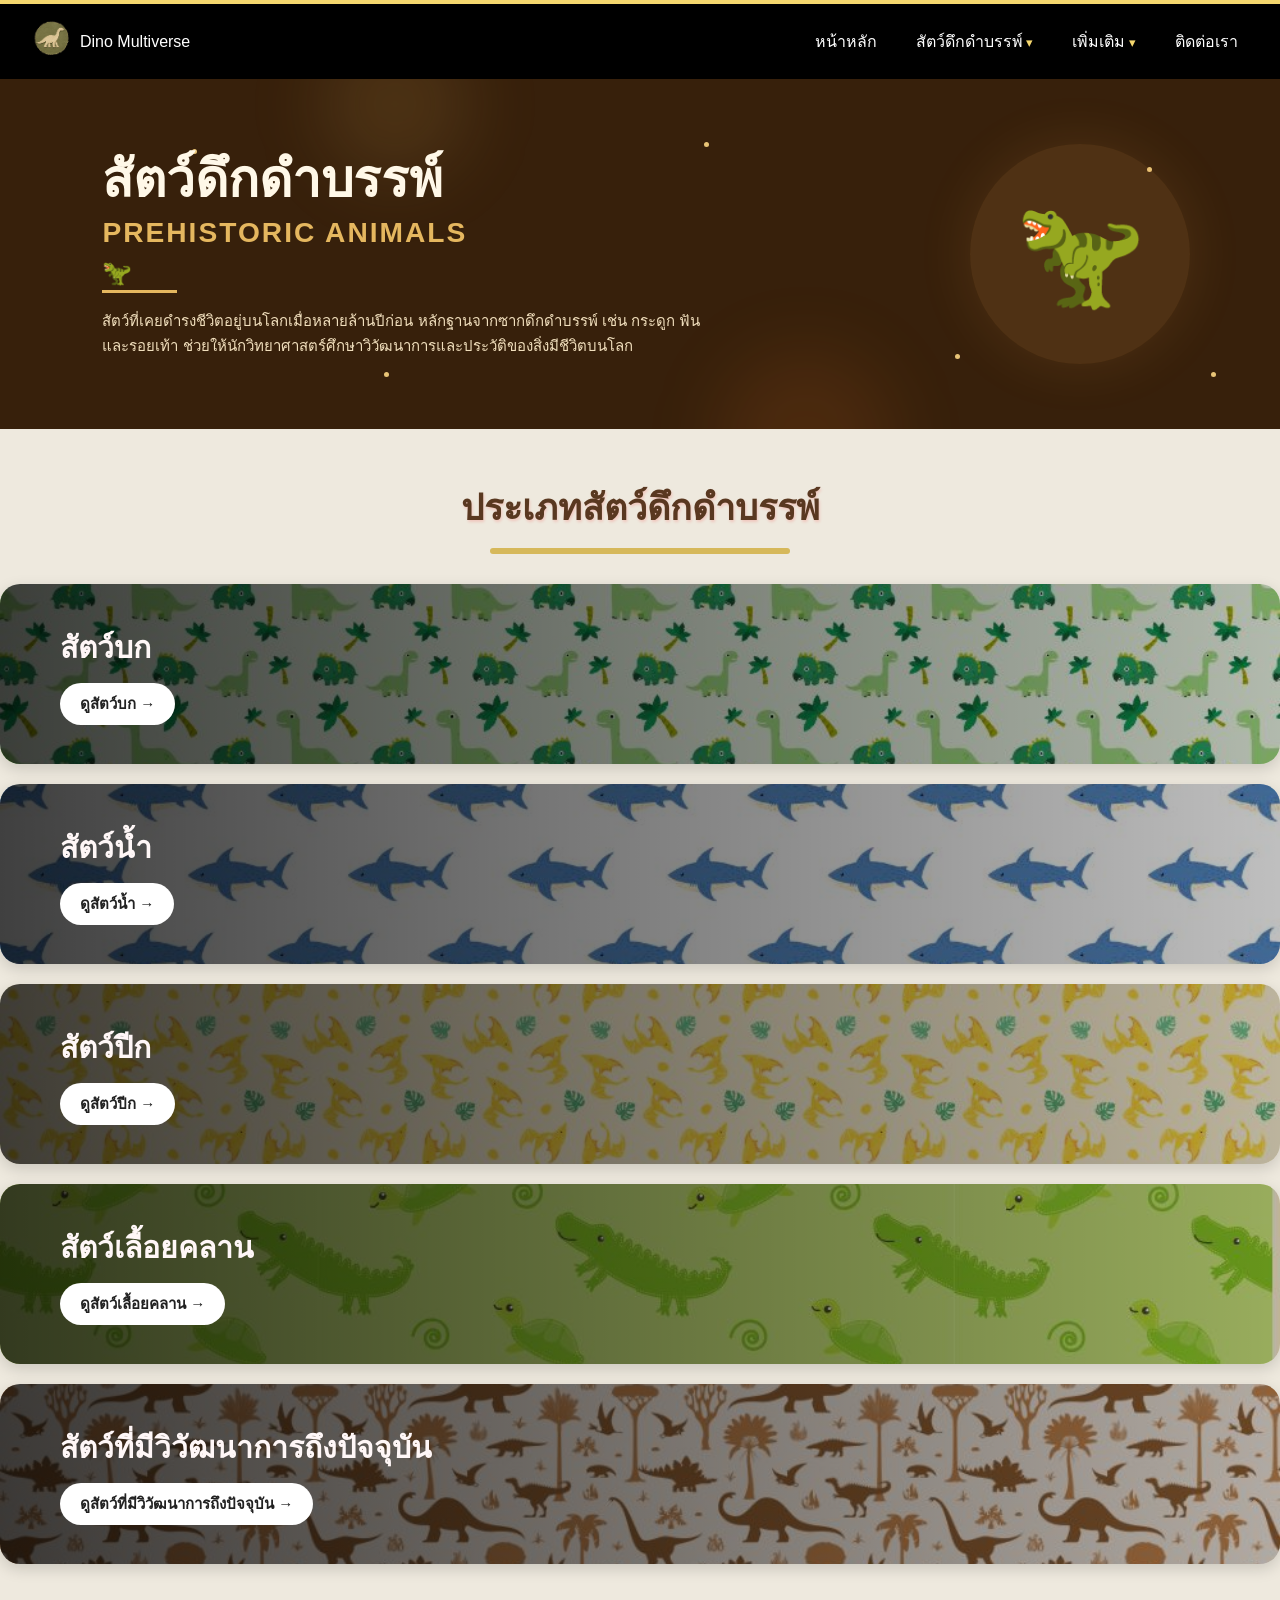
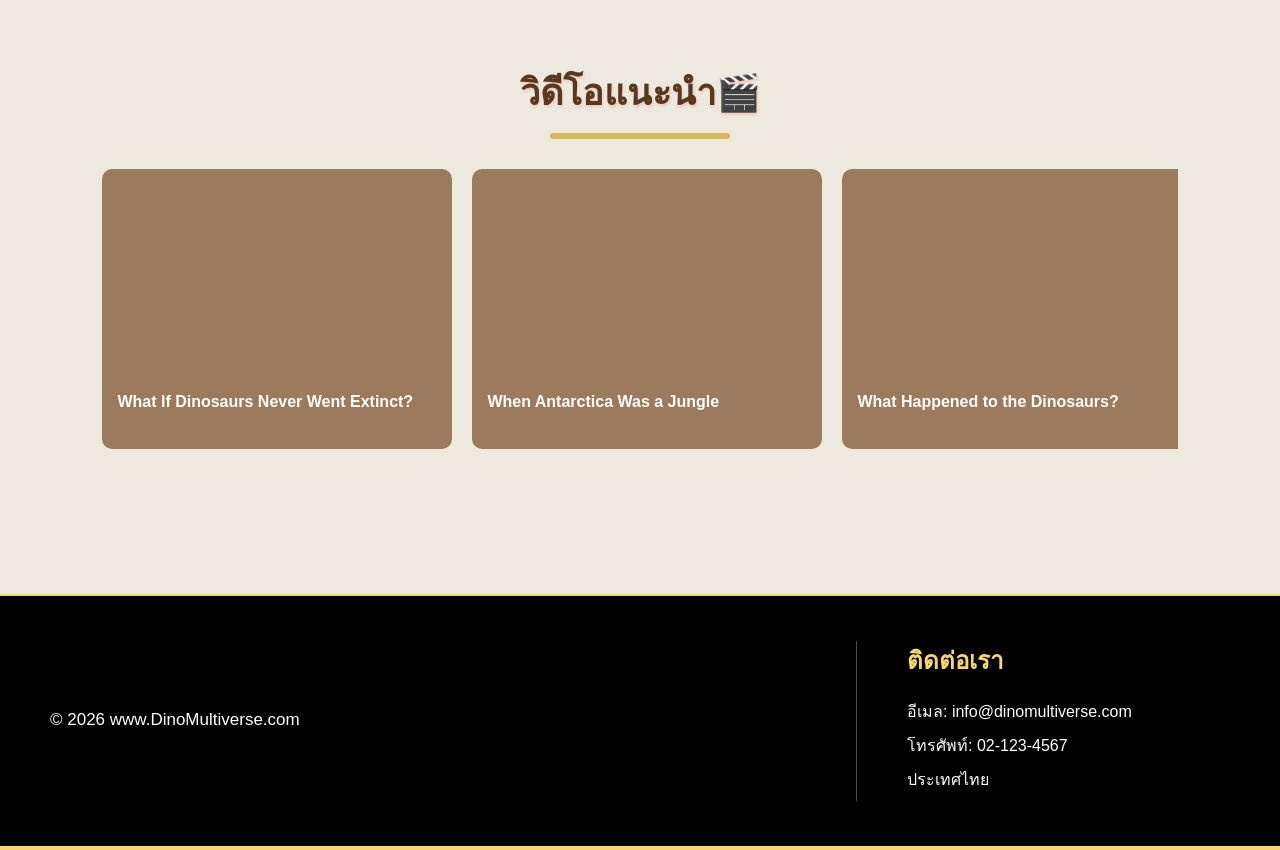
<file: index.html>
<!DOCTYPE html>
<html lang="en">
<head>
    <meta charset="UTF-8">
    <meta name="viewport" content="width=device-width, initial-scale=1.0">
    <title>สัตว์ดึกดำบรรพ์🦕</title>
    <link rel="stylesheet" href="style.css">
    <link rel="stylesheet" href="banner.css">
    <script src="script.js" defer></script>
</head>
<body>
    <!-- ส่วนบน -->
   <header> 
    <div class="header">
        <div class="logo">
            <img src="pic/logo.jpg"  alt="สัตว์ดึกดำบรรพ์">
            <p style="color: #ffffff;">Dino Multiverse </p>
        </div>
        <nav>
            <ul>
                <li><a href="index.html">หน้าหลัก</a></li>
                <li class="dropdown">
                    <a href="#">สัตว์ดึกดำบรรพ์</a>
                    <ul class="dropdown-content">
                        <li><a href="land.html">สัตว์บก</a></li>
                        <li><a href="sea.html">สัตว์น้ำ</a></li>
                        <li><a href="bird.html">สัตว์ปีก</a></li>
                        <li><a href="snake.html">สัตว์เลื้อยคลาน</a></li>
                        <li><a href="evolution.html">สัตว์ที่มีวิวัฒนาการถึงปัจจุบัน</a></li>
                    </ul>
                </li>
                <li class="dropdown">
                    <a href="#">เพิ่มเติม</a>
                    <ul class="dropdown-content">
                        <li><a href="era.html">ยุคสมัย</a></li>
                        <li><a href="travel.html">สถานที่ท่องเที่ยว</a></li>
                    </ul>
                </li>
                <li><a href="contact.html">ติดต่อเรา</a></li>
            </ul>
        </nav>
       
    </div>
   </header>
    <!-- ส่วนเนื้อหา -->
  
   <section class="hero">

    <!-- เอฟเฟกต์อิโมจิตกเหมือนหิมะ -->
    <div class="emoji-snow" aria-hidden="true"></div>

    <!-- แสงตกแต่งพื้นหลัง -->
    <div class="hero-glow glow-1"></div>
    <div class="hero-glow glow-2"></div>

    <!-- ไดโนเสาร์ด้านขวา -->
    <div class="hero-dino">
        <span>🦖</span>

    </div>

    <!-- จุดตกแต่ง -->
    <div class="particles">
        <span></span>
        <span></span>
        <span></span>
        <span></span>
        <span></span>
        <span></span>
    </div>

    <!-- เนื้อหาหลักด้านซ้าย -->
    <div class="hero-content">

        <h1 class="hero-title">
            <span class="title-white">สัตว์ดึกดำบรรพ์</span>
            <span class="title-gold">Prehistoric Animals</span>
        </h1>

        <p class="hero-description">
            สัตว์ที่เคยดำรงชีวิตอยู่บนโลกเมื่อหลายล้านปีก่อน
            หลักฐานจากซากดึกดำบรรพ์ เช่น กระดูก ฟัน และรอยเท้า
            ช่วยให้นักวิทยาศาสตร์ศึกษาวิวัฒนาการและประวัติของสิ่งมีชีวิตบนโลก
        </p>

    </div>

   </section>
    
   
    <!-- เลือกเมนูหน้าหลัก -->
     
   <main class="category-section">
    <span><h1>ประเภทสัตว์ดึกดำบรรพ์</h1></span>
    <div class="category">
        <div class="category01">
            <h2>สัตว์บก</h2>
            <a href="land.html">ดูสัตว์บก →</a>
        </div>
        <div class="category02">
            <h2>สัตว์น้ำ</h2>
            <a href="sea.html">ดูสัตว์น้ำ →</a>
        </div>
        <div class="category03">
            <h2>สัตว์ปีก</h2>
            <a href="bird.html">ดูสัตว์ปีก →</a>
        </div>
        <div class="category04">
            <h2>สัตว์เลื้อยคลาน</h2>
            <a href="snake.html">ดูสัตว์เลื้อยคลาน →</a>
        </div>
        <div class="category05">
            <h2>สัตว์ที่มีวิวัฒนาการถึงปัจจุบัน</h2>
            <a href="evolution.html">ดูสัตว์ที่มีวิวัฒนาการถึงปัจจุบัน →</a>
        </div>
    </div>
   </main>
     <!-- วิดีโอแนะนำ -->
   <section class="video-section"> 
     <h2>วิดีโอแนะนำ🎬</h2>

    <div class="video-list">
        <div class="video-card">
            <iframe 
                src="https://www.youtube.com/embed/2yiYRmCyfWc"
                allowfullscreen>
            </iframe>
            <h3>What If Dinosaurs Never Went Extinct? </h3>
        </div>

        <div class="video-card">
            <iframe 
                src="https://www.youtube.com/embed/NX1_E9zndps"
                allowfullscreen>
            </iframe>
            <h3>When Antarctica Was a Jungle</h3>
        </div>

        <div class="video-card">
            <iframe 
                src="https://www.youtube.com/embed/4ygKsG59tqY"
                allowfullscreen>
            </iframe>
            <h3>What Happened to the Dinosaurs?</h3>
        </div>

        <div class="video-card">
            <iframe 
                src="https://www.youtube.com/embed/RBgFsVN3uR8"
                allowfullscreen>
            </iframe>
            <h3>The Strange and Secret World of Dinosaurs </h3>
        </div>

        <div class="video-card">
            <iframe 
                src="https://www.youtube.com/embed/UChQHrjefVU"
                allowfullscreen>
            </iframe>
            <h3>THE LAST DAY OF DINOSAURS </h3>
        </div>

    </div>
   </section>
   <footer>
    <div class="footer-info">
        <div>
             <p>© 2026 www.DinoMultiverse.com</p>
        </div>
        <div class="footer-nav">
            <nav></nav>
        </div>
        <div>
            <h4>ติดต่อเรา</h4>
            <p>อีเมล: info@dinomultiverse.com</p>
            <p>โทรศัพท์: 02-123-4567</p>
            <p>ประเทศไทย</p>
        </div>
    </div>
    
   </footer>

</body>
</html>
</file>
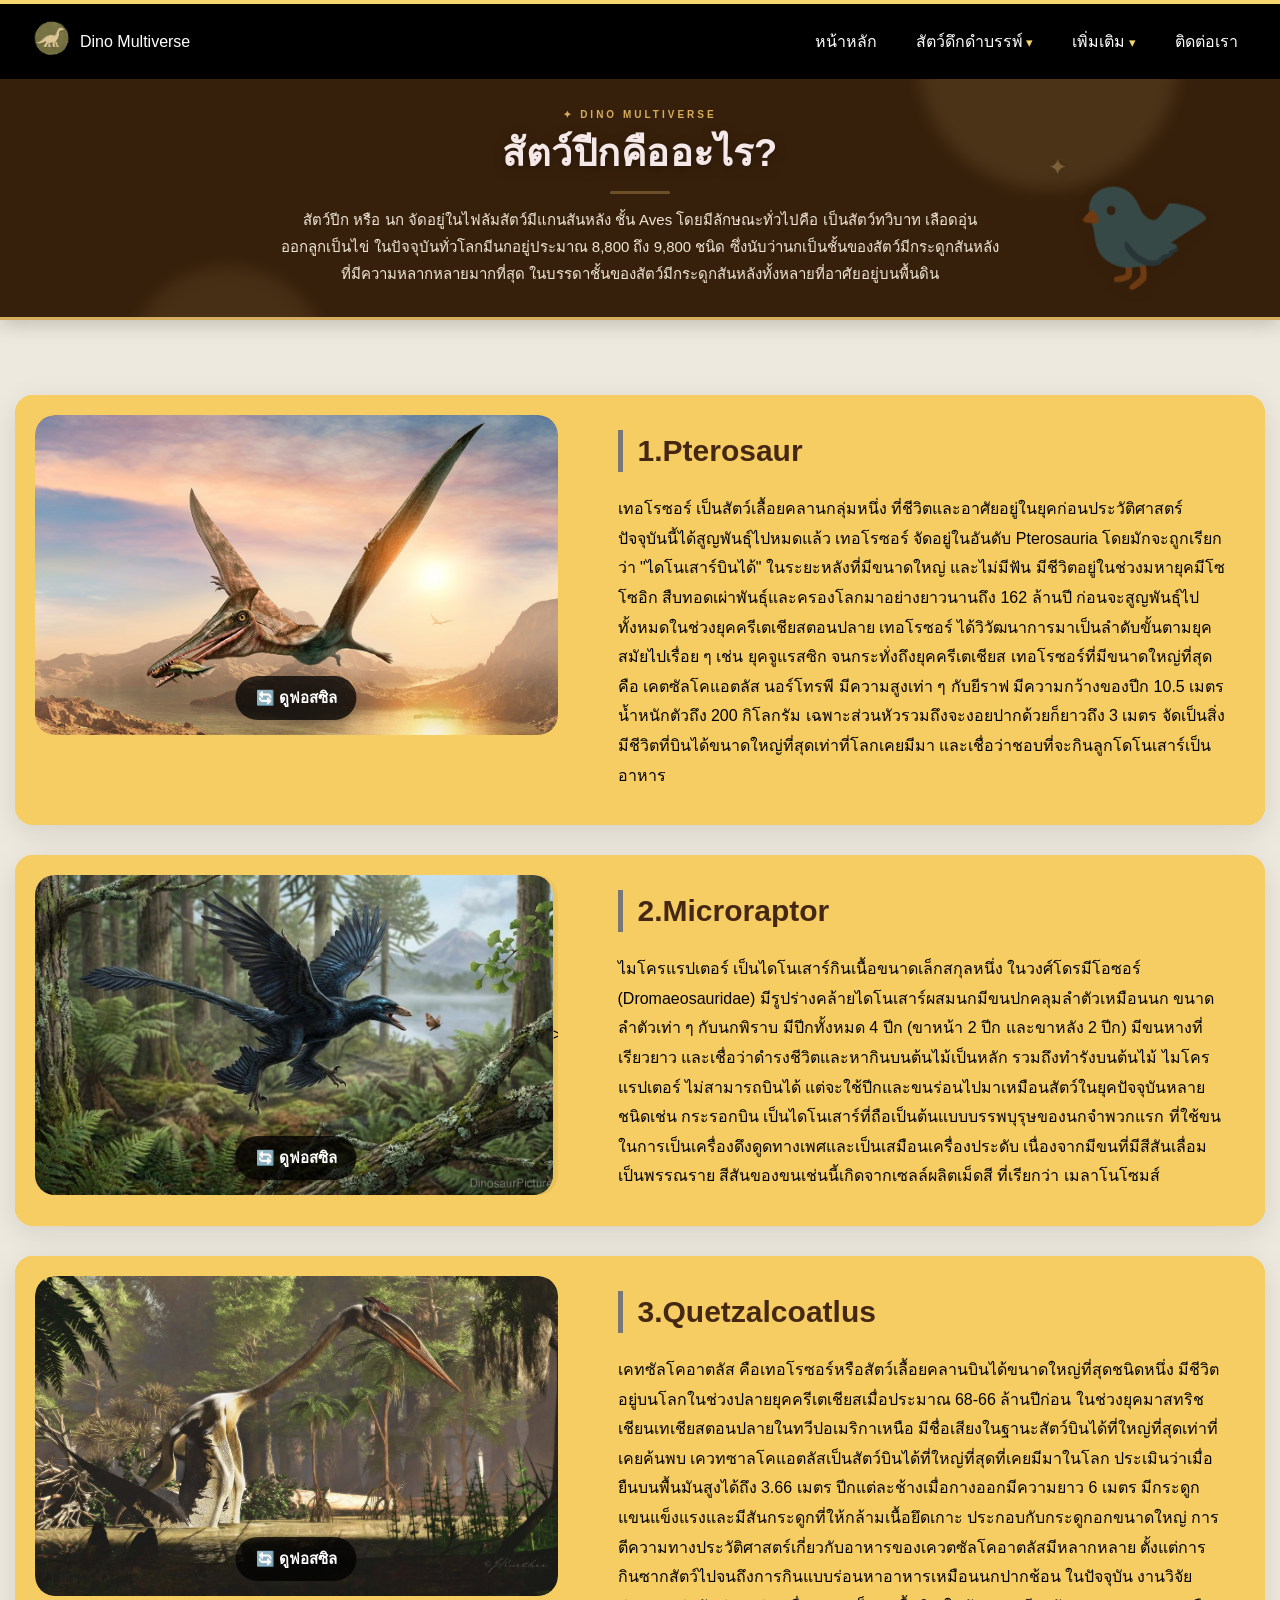
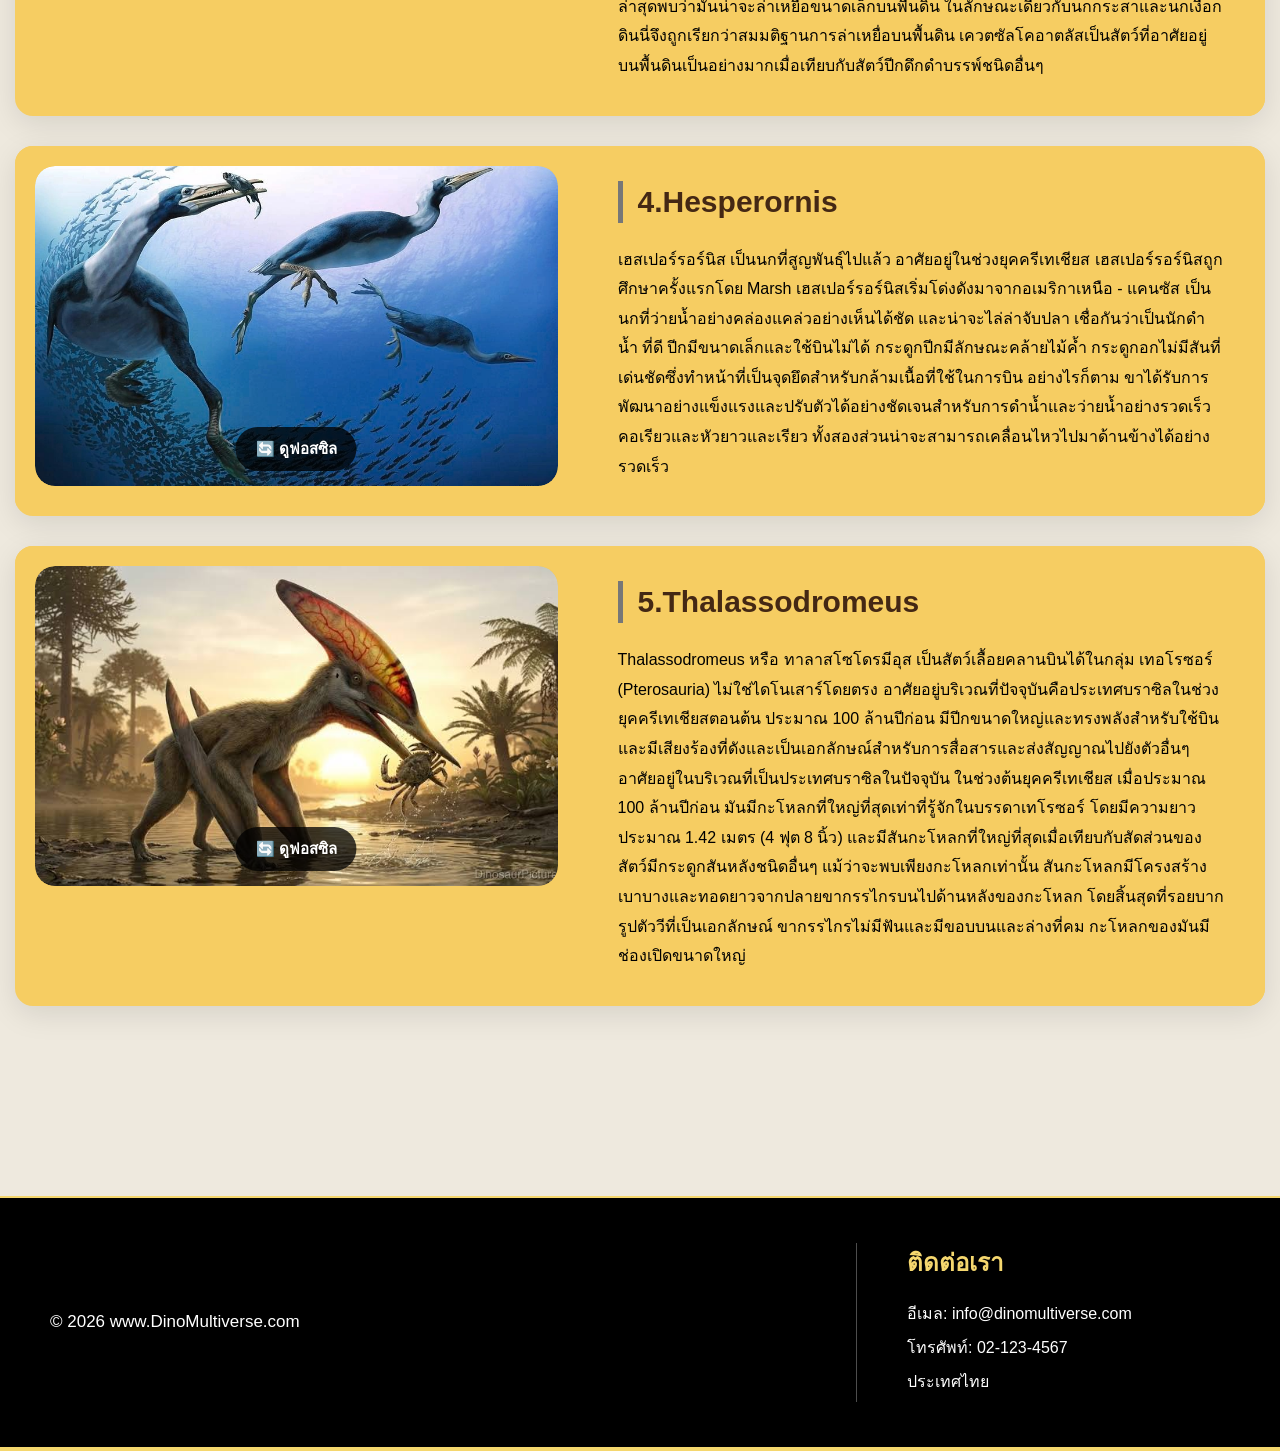
<file: bird.html>
<!DOCTYPE html>
<html lang="en">
<head>
    <meta charset="UTF-8">
    <meta name="viewport" content="width=device-width, initial-scale=1.0">
    <title>สัตว์ปีก🐦</title>
    <link rel="stylesheet" href="style.css">
    <link rel="stylesheet" href="banner.css">
    <script src="script.js" defer></script>
  
</head>
<body>
 <!-- ส่วนบน -->
   <header> 
    <div class="header">
        <div class="logo">
            <img src="pic/logo.jpg"  alt="สัตว์ดึกดำบรรพ์">
            <p style="color: #ffffff;">Dino Multiverse </p>
        </div>
        <nav>
            <ul>
                <li><a href="index.html">หน้าหลัก</a></li>
                <li class="dropdown">
                    <a href="#">สัตว์ดึกดำบรรพ์</a>
                    <ul class="dropdown-content">
                        <li><a href="land.html">สัตว์บก</a></li>
                        <li><a href="sea.html">สัตว์น้ำ</a></li>
                        <li><a href="bird.html">สัตว์ปีก</a></li>
                        <li><a href="snake.html">สัตว์เลื้อยคลาน</a></li>
                        <li><a href="evolution.html">สัตว์ที่มีวิวัฒนาการถึงปัจจุบัน</a></li>
                    </ul>
                </li>
                <li class="dropdown">
                    <a href="#">เพิ่มเติม</a>
                    <ul class="dropdown-content">
                        <li><a href="era.html">ยุคสมัย</a></li>
                        <li><a href="travel.html">สถานที่ท่องเที่ยว</a></li>
                    </ul>
                </li>
                <li><a href="contact.html">ติดต่อเรา</a></li>
            </ul>
        </nav>

    </div>
   </header>
   <section class="category-hero">
    <div class="category-content">
        <h1 class="title-hero">
            สัตว์ปีกคืออะไร?
        </h1>
        <div class="category-line"></div>
        <p>
            สัตว์ปีก หรือ นก จัดอยู่ในไฟลัมสัตว์มีแกนสันหลัง ชั้น Aves โดยมีลักษณะทั่วไปคือ เป็นสัตว์ทวิบาท 
        เลือดอุ่น ออกลูกเป็นไข่ ในปัจจุบันทั่วโลกมีนกอยู่ประมาณ 8,800 ถึง 9,800 ชนิด ซึ่งนับว่านกเป็นชั้นของสัตว์มีกระดูกสันหลังที่มีความหลากหลายมากที่สุด ในบรรดาชั้นของสัตว์มีกระดูกสันหลังทั้งหลายที่อาศัยอยู่บนพื้นดิน 
        </p>
    </div>
    <div class="category-deco">🐦</div>
   </section>
   <main>
    <div class="animal-grid">
        <!--1.เทอร์โรซอร์-->
       <div class="animal-card">
            <div class="animal-pic">
                 <div class="animal-flip" id="PteCard">
                    <div class="animal-front">
                      <img src="pic/b.Pterosaur.jpg" alt="เทอร์โรซอร์"> 
                      <button class="fossil-btn" onclick="flipAnimal('PteCard')">
                          🔄 ดูฟอสซิล
                      </button>
                    </div>
                    <div class="animal-back">
                    <img src="pic/b.f.Pterosaur.jpg" alt="ฟอสซิลเทอร์โรซอร์">
                     <button class="fossil-btn" onclick="flipAnimal('PteCard')">
                            ↩ กลับดูสัตว์
                    </button>
                    </div>
                </div>
            </div>
            <div class="animal-info">
                <h2>1.Pterosaur</h2>
                <p>เทอโรซอร์ เป็นสัตว์เลื้อยคลานกลุ่มหนึ่ง ที่ชีวิตและอาศัยอยู่ในยุคก่อนประวัติศาสตร์ ปัจจุบันนี้ได้สูญพันธุ์ไปหมดแล้ว เทอโรซอร์ จัดอยู่ในอันดับ Pterosauria โดยมักจะถูกเรียกว่า "ไดโนเสาร์บินได้" ในระยะหลังที่มีขนาดใหญ่ และไม่มีฟัน มีชีวิตอยู่ในช่วงมหายุคมีโซโซอิก สืบทอดเผ่าพันธุ์และครองโลกมาอย่างยาวนานถึง 162 ล้านปี ก่อนจะสูญพันธุ์ไปทั้งหมดในช่วงยุคครีเตเชียสตอนปลาย เทอโรซอร์ ได้วิวัฒนาการมาเป็นลำดับขั้นตามยุคสมัยไปเรื่อย ๆ เช่น ยุคจูแรสซิก จนกระทั่งถึงยุคครีเตเชียส เทอโรซอร์ที่มีขนาดใหญ่ที่สุด คือ เคตซัลโคแอตลัส นอร์โทรพี มีความสูงเท่า ๆ กับยีราฟ มีความกว้างของปีก 10.5 เมตร น้ำหนักตัวถึง 200 กิโลกรัม เฉพาะส่วนหัวรวมถึงจะงอยปากด้วยก็ยาวถึง 3 เมตร จัดเป็นสิ่งมีชีวิตที่บินได้ขนาดใหญ่ที่สุดเท่าที่โลกเคยมีมา และเชื่อว่าชอบที่จะกินลูกโดโนเสาร์เป็นอาหาร</p>
            </div>
        </div>

        <!--2.ไมโครแรปเตอร์-->
        <div class="animal-card">
            <div class="animal-pic">
                 <div class="animal-flip" id="MicroCard">
                    <div class="animal-front">
                      <img src="pic/b.Microraptor.jpg" alt="ไมโครแรปเตอร์ "> >
                      <button class="fossil-btn" onclick="flipAnimal('MicroCard')">
                          🔄 ดูฟอสซิล
                      </button>
                    </div>
                    <div class="animal-back">
                    <img src="pic/b.f.Microraptor.jpg" alt="ฟอสซิลไมโครแรปเตอร์">
                     <button class="fossil-btn" onclick="flipAnimal('MicroCard')">
                            ↩ กลับดูสัตว์
                    </button>
                    </div>
                </div>
            </div>
            <div class="animal-info">
                <h2>2.Microraptor</h2>
                <p>ไมโครแรปเตอร์ เป็นไดโนเสาร์กินเนื้อขนาดเล็กสกุลหนึ่ง ในวงศ์โดรมีโอซอร์ (Dromaeosauridae) มีรูปร่างคล้ายไดโนเสาร์ผสมนกมีขนปกคลุมลำตัวเหมือนนก ขนาดลำตัวเท่า ๆ กับนกพิราบ มีปีกทั้งหมด 4 ปีก (ขาหน้า 2 ปีก และขาหลัง 2 ปีก) มีขนหางที่เรียวยาว และเชื่อว่าดำรงชีวิตและหากินบนต้นไม้เป็นหลัก รวมถึงทำรังบนต้นไม้
                ไมโครแรปเตอร์ ไม่สามารถบินได้ แต่จะใช้ปีกและขนร่อนไปมาเหมือนสัตว์ในยุคปัจจุบันหลายชนิดเช่น กระรอกบิน เป็นไดโนเสาร์ที่ถือเป็นต้นแบบบรรพบุรุษของนกจำพวกแรก ที่ใช้ขนในการเป็นเครื่องดึงดูดทางเพศและเป็นเสมือนเครื่องประดับ เนื่องจากมีขนที่มีสีสันเลื่อมเป็นพรรณราย สีสันของขนเช่นนี้เกิดจากเซลล์ผลิตเม็ดสี ที่เรียกว่า เมลาโนโซมส์</p>
            </div>
        </div>
           <!--3.เคทซัลโคอาตลัส--> 
        <div class="animal-card">
            <div class="animal-pic">
                 <div class="animal-flip" id=".QueCard">
                    <div class="animal-front">
                      <img src="pic/b.Quetzalcoatlus.jpg" alt="เคทซัลโคอาตลัส">
                      <button class="fossil-btn" onclick="flipAnimal('.QueCard')">
                          🔄 ดูฟอสซิล
                      </button>
                    </div>
                    <div class="animal-back">
                    <img src="pic/b.f.Quetzalcoatlus.jpg" alt="ฟอสซิลไทแรนโนซอรัส เร็กซ์">
                     <button class="fossil-btn" onclick="flipAnimal('.QueCard')">
                            ↩ กลับดูสัตว์
                    </button>
                    </div>
                </div>
            </div>
            <div class="animal-info">
                <h2>3.Quetzalcoatlus</h2>
                <p>เคทซัลโคอาตลัส คือเทอโรซอร์หรือสัตว์เลื้อยคลานบินได้ขนาดใหญ่ที่สุดชนิดหนึ่ง มีชีวิตอยู่บนโลกในช่วงปลายยุคครีเตเชียสเมื่อประมาณ 68-66 ล้านปีก่อน ในช่วงยุคมาสทริชเชียนเทเชียสตอนปลายในทวีปอเมริกาเหนือ มีชื่อเสียงในฐานะสัตว์บินได้ที่ใหญ่ที่สุดเท่าที่เคยค้นพบ เควทซาลโคแอตลัสเป็นสัตว์บินได้ที่ใหญ่ที่สุดที่เคยมีมาในโลก ประเมินว่าเมื่อยืนบนพื้นมันสูงได้ถึง 3.66 เมตร ปีกแต่ละช้างเมื่อกางออกมีความยาว 6 เมตร มีกระดูกแขนแข็งแรงและมีสันกระดูกที่ให้กล้ามเนื้อยึดเกาะ ประกอบกับกระดูกอกขนาดใหญ่ การตีความทางประวัติศาสตร์เกี่ยวกับอาหารของเควตซัลโคอาตลัสมีหลากหลาย ตั้งแต่การกินซากสัตว์ไปจนถึงการกินแบบร่อนหาอาหารเหมือนนกปากช้อน ในปัจจุบัน งานวิจัยล่าสุดพบว่ามันน่าจะล่าเหยื่อขนาดเล็กบนพื้นดิน ในลักษณะเดียวกับนกกระสาและนกเงือกดินนี่จึงถูกเรียกว่าสมมติฐานการล่าเหยื่อบนพื้นดิน เควตซัลโคอาตลัสเป็นสัตว์ที่อาศัยอยู่บนพื้นดินเป็นอย่างมากเมื่อเทียบกับสัตว์ปีกดึกดำบรรพ์ชนิดอื่นๆ </p>
                
            </div>
        </div>
        
        <div class="animal-card">
            <div class="animal-pic">
                 <div class="animal-flip" id="HesCard">
                    <div class="animal-front">
                      <img src="pic/b.Hesperornis.jpg" alt="เฮสเปอร์รอร์นิส "> <!--เฮสเปอร์รอร์นิส -->
                      <button class="fossil-btn" onclick="flipAnimal('HesCard')">
                          🔄 ดูฟอสซิล
                      </button>
                    </div>
                    <div class="animal-back">
                    <img src="pic/b.f.Hesperornis.jpg" alt="ฟอสซิลไทแรนโนซอรัส เร็กซ์">
                     <button class="fossil-btn" onclick="flipAnimal('HesCard')">
                            ↩ กลับดูสัตว์
                    </button>
                    </div>
                </div>
            </div>
            <div class="animal-info">
                <h2>4.Hesperornis</h2>
                <p>เฮสเปอร์รอร์นิส เป็นนกที่สูญพันธุ์ไปแล้ว อาศัยอยู่ในช่วงยุคครีเทเชียส เฮสเปอร์รอร์นิสถูกศึกษาครั้งแรกโดย Marsh เฮสเปอร์รอร์นิสเริ่มโด่งดังมาจากอเมริกาเหนือ - แคนซัส เป็นนกที่ว่ายน้ำอย่างคล่องแคล่วอย่างเห็นได้ชัด และน่าจะไล่ล่าจับปลา เชื่อกันว่าเป็นนักดำน้ำ ที่ดี ปีกมีขนาดเล็กและใช้บินไม่ได้ กระดูกปีกมีลักษณะคล้ายไม้ค้ำ กระดูกอกไม่มีสันที่เด่นชัดซึ่งทำหน้าที่เป็นจุดยึดสำหรับกล้ามเนื้อที่ใช้ในการบิน อย่างไรก็ตาม ขาได้รับการพัฒนาอย่างแข็งแรงและปรับตัวได้อย่างชัดเจนสำหรับการดำน้ำและว่ายน้ำอย่างรวดเร็ว คอเรียวและหัวยาวและเรียว ทั้งสองส่วนน่าจะสามารถเคลื่อนไหวไปมาด้านข้างได้อย่างรวดเร็ว</p>
                
            </div>
        </div>

        <div class="animal-card">
            <div class="animal-pic">
                 <div class="animal-flip" id="ThalCard">
                    <div class="animal-front">
                      <img src="pic/b.Thalassodromeus.jpg" alt="ทาลาสโซโดรมีอุส"> <!--ทาลาสโซโดรมีอุส-->
                      <button class="fossil-btn" onclick="flipAnimal('ThalCard')">
                          🔄 ดูฟอสซิล
                      </button>
                    </div>
                    <div class="animal-back">
                    <img src="pic/b.f.Thalassodromeus.jpg" alt="ฟอสซิลทาลาสโซโดรมีอุส">
                     <button class="fossil-btn" onclick="flipAnimal('ThalCard')">
                            ↩ กลับดูสัตว์
                    </button>
                    </div>
                </div>
            </div>
            <div class="animal-info">
                <h2>5.Thalassodromeus</h2>
                <p>Thalassodromeus หรือ ทาลาสโซโดรมีอุส เป็นสัตว์เลื้อยคลานบินได้ในกลุ่ม เทอโรซอร์ (Pterosauria) ไม่ใช่ไดโนเสาร์โดยตรง อาศัยอยู่บริเวณที่ปัจจุบันคือประเทศบราซิลในช่วง ยุคครีเทเชียสตอนต้น ประมาณ 100 ล้านปีก่อน มีปีกขนาดใหญ่และทรงพลังสำหรับใช้บิน และมีเสียงร้องที่ดังและเป็นเอกลักษณ์สำหรับการสื่อสารและส่งสัญญาณไปยังตัวอื่นๆ อาศัยอยู่ในบริเวณที่เป็นประเทศบราซิลในปัจจุบัน ในช่วงต้นยุคครีเทเชียส เมื่อประมาณ 100 ล้านปีก่อน มันมีกะโหลกที่ใหญ่ที่สุดเท่าที่รู้จักในบรรดาเทโรซอร์ โดยมีความยาวประมาณ 1.42 เมตร (4 ฟุต 8 นิ้ว) และมีสันกะโหลกที่ใหญ่ที่สุดเมื่อเทียบกับสัดส่วนของสัตว์มีกระดูกสันหลังชนิดอื่นๆ แม้ว่าจะพบเพียงกะโหลกเท่านั้น สันกะโหลกมีโครงสร้างเบาบางและทอดยาวจากปลายขากรรไกรบนไปด้านหลังของกะโหลก โดยสิ้นสุดที่รอยบากรูปตัววีที่เป็นเอกลักษณ์ ขากรรไกรไม่มีฟันและมีขอบบนและล่างที่คม กะโหลกของมันมีช่องเปิดขนาดใหญ่</p>
                
            </div>
        </div>
    </div>
 
 </main>
 <footer>
    <div class="footer-info">
        <div>
             <p>© 2026 www.DinoMultiverse.com</p>
        </div>
        <div class="footer-nav">
            <nav></nav>
        </div>
        <div>
            <h4>ติดต่อเรา</h4>
            <p>อีเมล: info@dinomultiverse.com</p>
            <p>โทรศัพท์: 02-123-4567</p>
            <p>ประเทศไทย</p>
        </div>
    </div>
    
   </footer> 
    
</body>
</html>
</file>
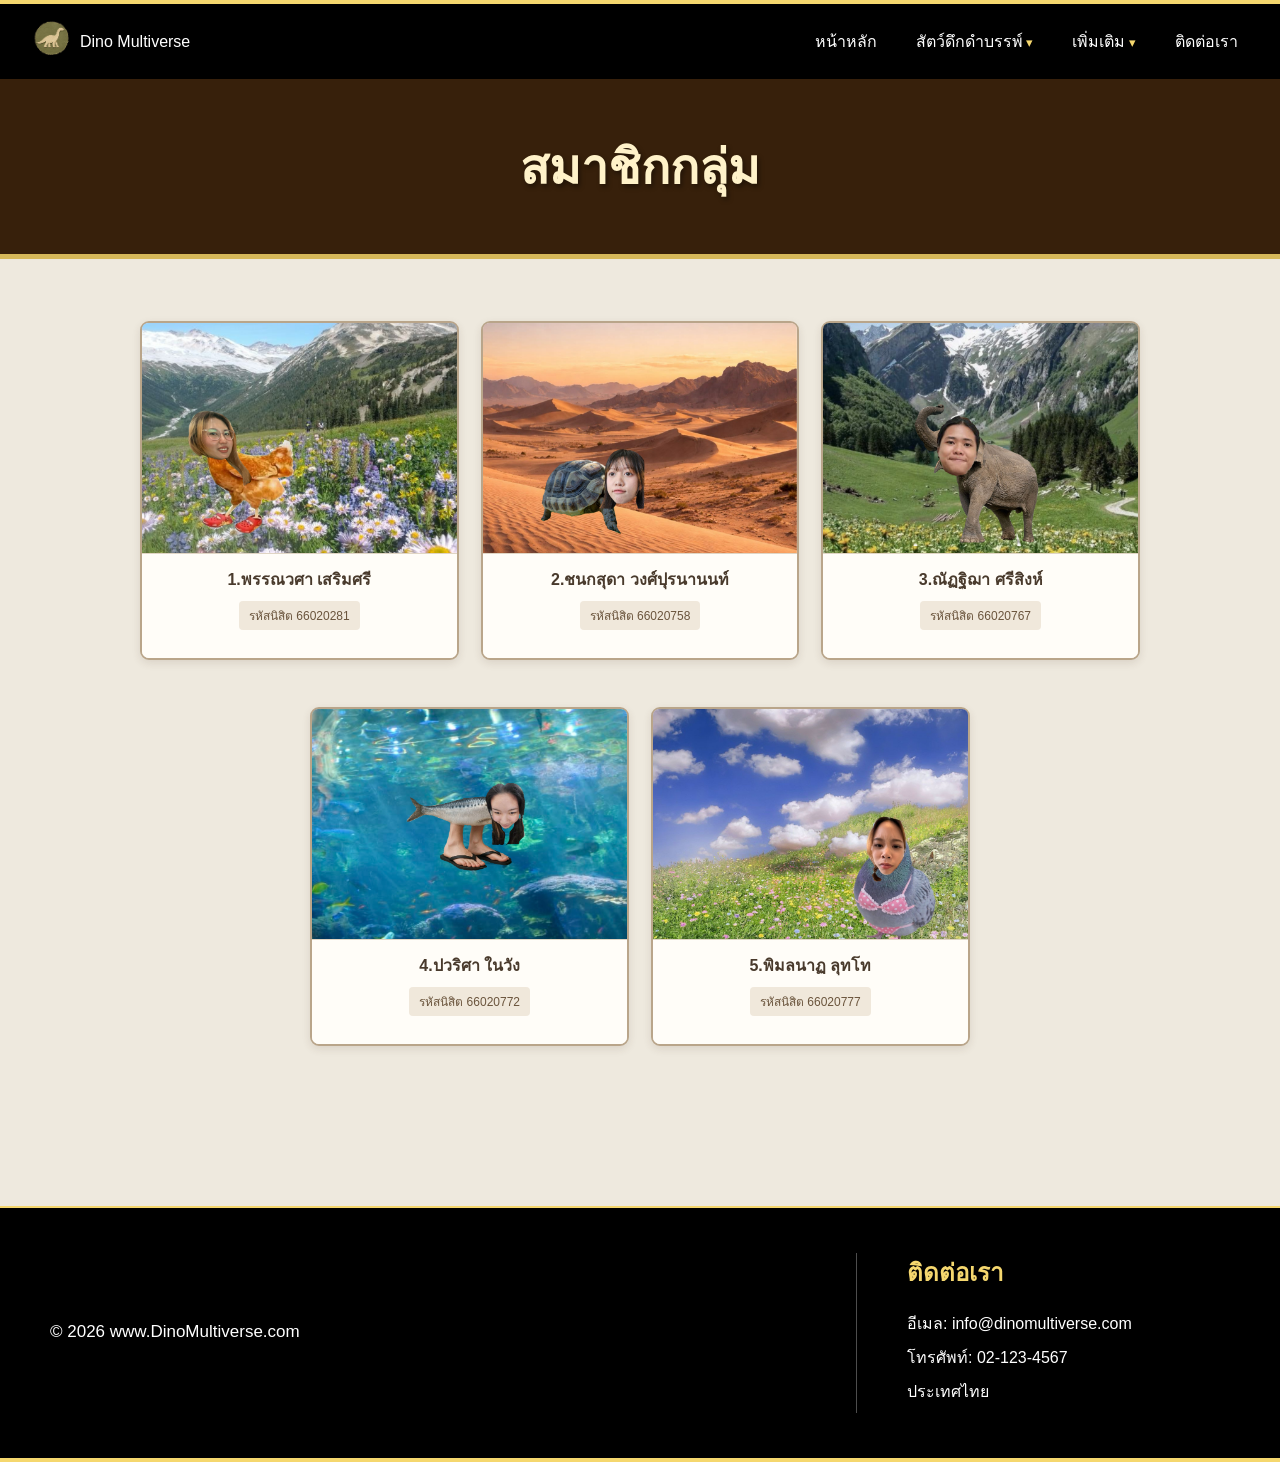
<file: contact.html>
<!DOCTYPE html>
<html lang="en">
<head>
    <meta charset="UTF-8">
    <meta name="viewport" content="width=device-width, initial-scale=1.0">
    <title>ติดต่อเรา📞</title>
    <link rel="stylesheet" href="style.css">
    <link rel="stylesheet" href="banner.css">
    <script src="script.js" defer></script>
</head>
<body>
 <!-- ส่วนบน -->
   <header> 
    <div class="header">
        <div class="logo">
            <img src="pic/logo.jpg"  alt="สัตว์ดึกดำบรรพ์">
            <p style="color: #ffffff;">Dino Multiverse </p>
        </div>
        <nav>
            <ul>
                <li><a href="index.html">หน้าหลัก</a></li>
                <li class="dropdown">
                    <a href="#">สัตว์ดึกดำบรรพ์</a>
                    <ul class="dropdown-content">
                        <li><a href="land.html">สัตว์บก</a></li>
                        <li><a href="sea.html">สัตว์น้ำ</a></li>
                        <li><a href="bird.html">สัตว์ปีก</a></li>
                        <li><a href="snake.html">สัตว์เลื้อยคลาน</a></li>
                        <li><a href="evolution.html">สัตว์ที่มีวิวัฒนาการถึงปัจจุบัน</a></li>
                    </ul>
                </li>
                <li class="dropdown">
                    <a href="#">เพิ่มเติม</a>
                    <ul class="dropdown-content">
                        <li><a href="era.html">ยุคสมัย</a></li>
                        <li><a href="travel.html">สถานที่ท่องเที่ยว</a></li>
                    </ul>
                </li>
                <li><a href="contact.html">ติดต่อเรา</a></li>
            </ul>
        </nav>

    </div>
   </header>
    <div class="contact">
        <h1>สมาชิกกลุ่ม</h1>
      
    </div>
    <main>
        <div class="member-list">
            <!-- คนที่ 1 -->
            <div class="member-card">
                <div class="contact-pic">
                    <img src="pic/281.jpg" alt="นางสาวพรรณวศา เสริมศรี">
                </div>
                <div class="contact-info">
                    <h3>1.พรรณวศา เสริมศรี</h3>
                    <h4>รหัสนิสิต 66020281</h4>
                </div>
            </div>

            <!-- คนที่ 2 -->
            <div class="member-card">
                <div class="contact-pic">
                    <img src="pic/758.jpg" alt="นางสาวชนกสุดา วงศ์ปุรนานนท์">
                </div>
                <div class="contact-info">
                    <h3>2.ชนกสุดา วงศ์ปุรนานนท์</h3>
                    <h4>รหัสนิสิต 66020758</h4>
                </div>
            </div>

            <!-- คนที่ 3 -->
            <div class="member-card">
                <div class="contact-pic">
                    <img src="pic/767.jpg" alt="นางสาวณัฏฐิฌา ศรีสิงห์">
                </div>
                <div class="contact-info">
                    <h3>3.ณัฏฐิฌา ศรีสิงห์</h3>
                    <h4>รหัสนิสิต 66020767</h4>
                </div>
            </div>

            <!-- คนที่ 4 -->
            <div class="member-card">
                <div class="contact-pic">
                    <img src="pic/772.jpg" alt="นางสาวปวริศา ในวัง">
                </div>
                <div class="contact-info">
                    <h3>4.ปวริศา ในวัง</h3>
                    <h4>รหัสนิสิต 66020772</h4>
                </div>
            </div>

            <!-- คนที่ 5 -->
            <div class="member-card">
                <div class="contact-pic">
                    <img src="pic/777.jpg" alt="นางสาวพิมลนาฏ ลุทโท">
                </div>
                <div class="contact-info">
                    <h3>5.พิมลนาฏ ลุทโท</h3>
                    <h4>รหัสนิสิต 66020777</h4>
                </div>
            </div>
        </div>
    </main>
    <footer>
    <div class="footer-info">
        <div>
             <p>© 2026 www.DinoMultiverse.com</p>
        </div>
        <div class="footer-nav">
            <nav></nav>
        </div>
        <div>
            <h4>ติดต่อเรา</h4>
            <p>อีเมล: info@dinomultiverse.com</p>
            <p>โทรศัพท์: 02-123-4567</p>
            <p>ประเทศไทย</p>
        </div>
    </div>
    
   </footer>
</body>
</html>
</file>
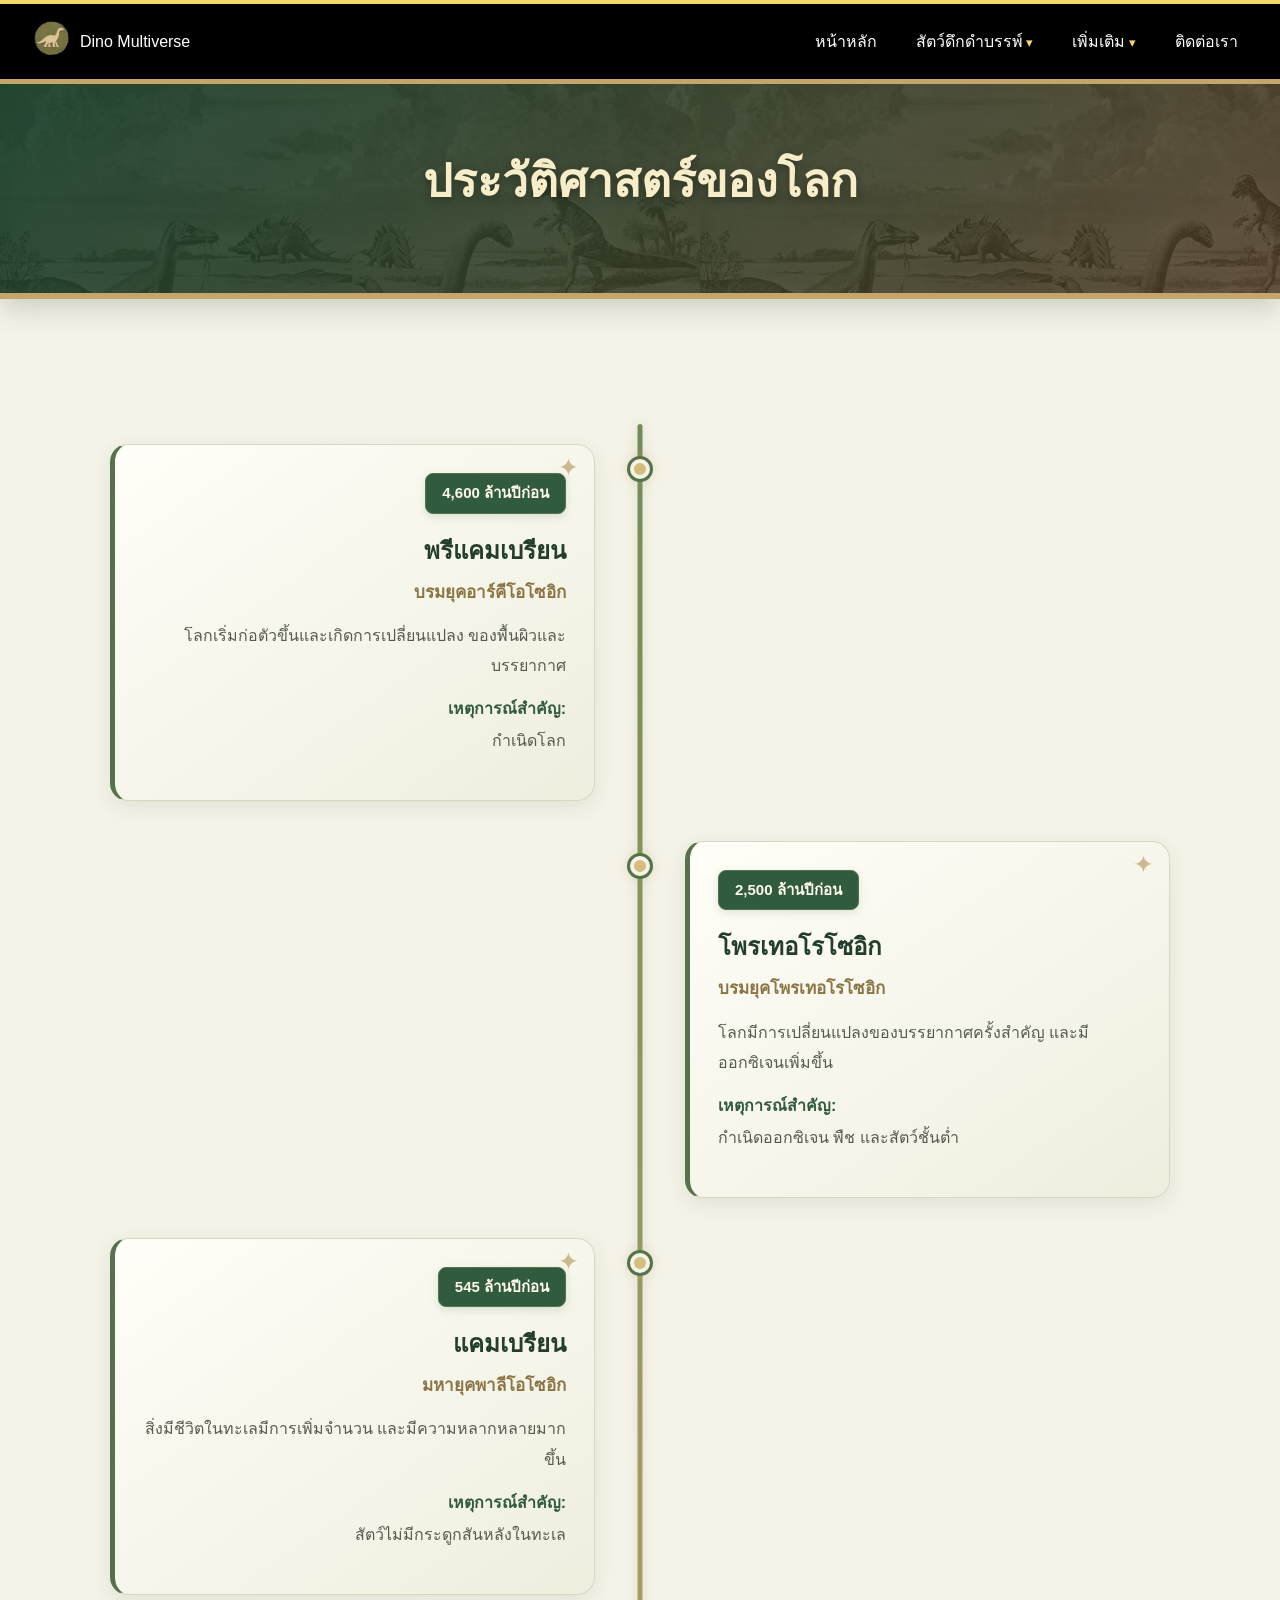
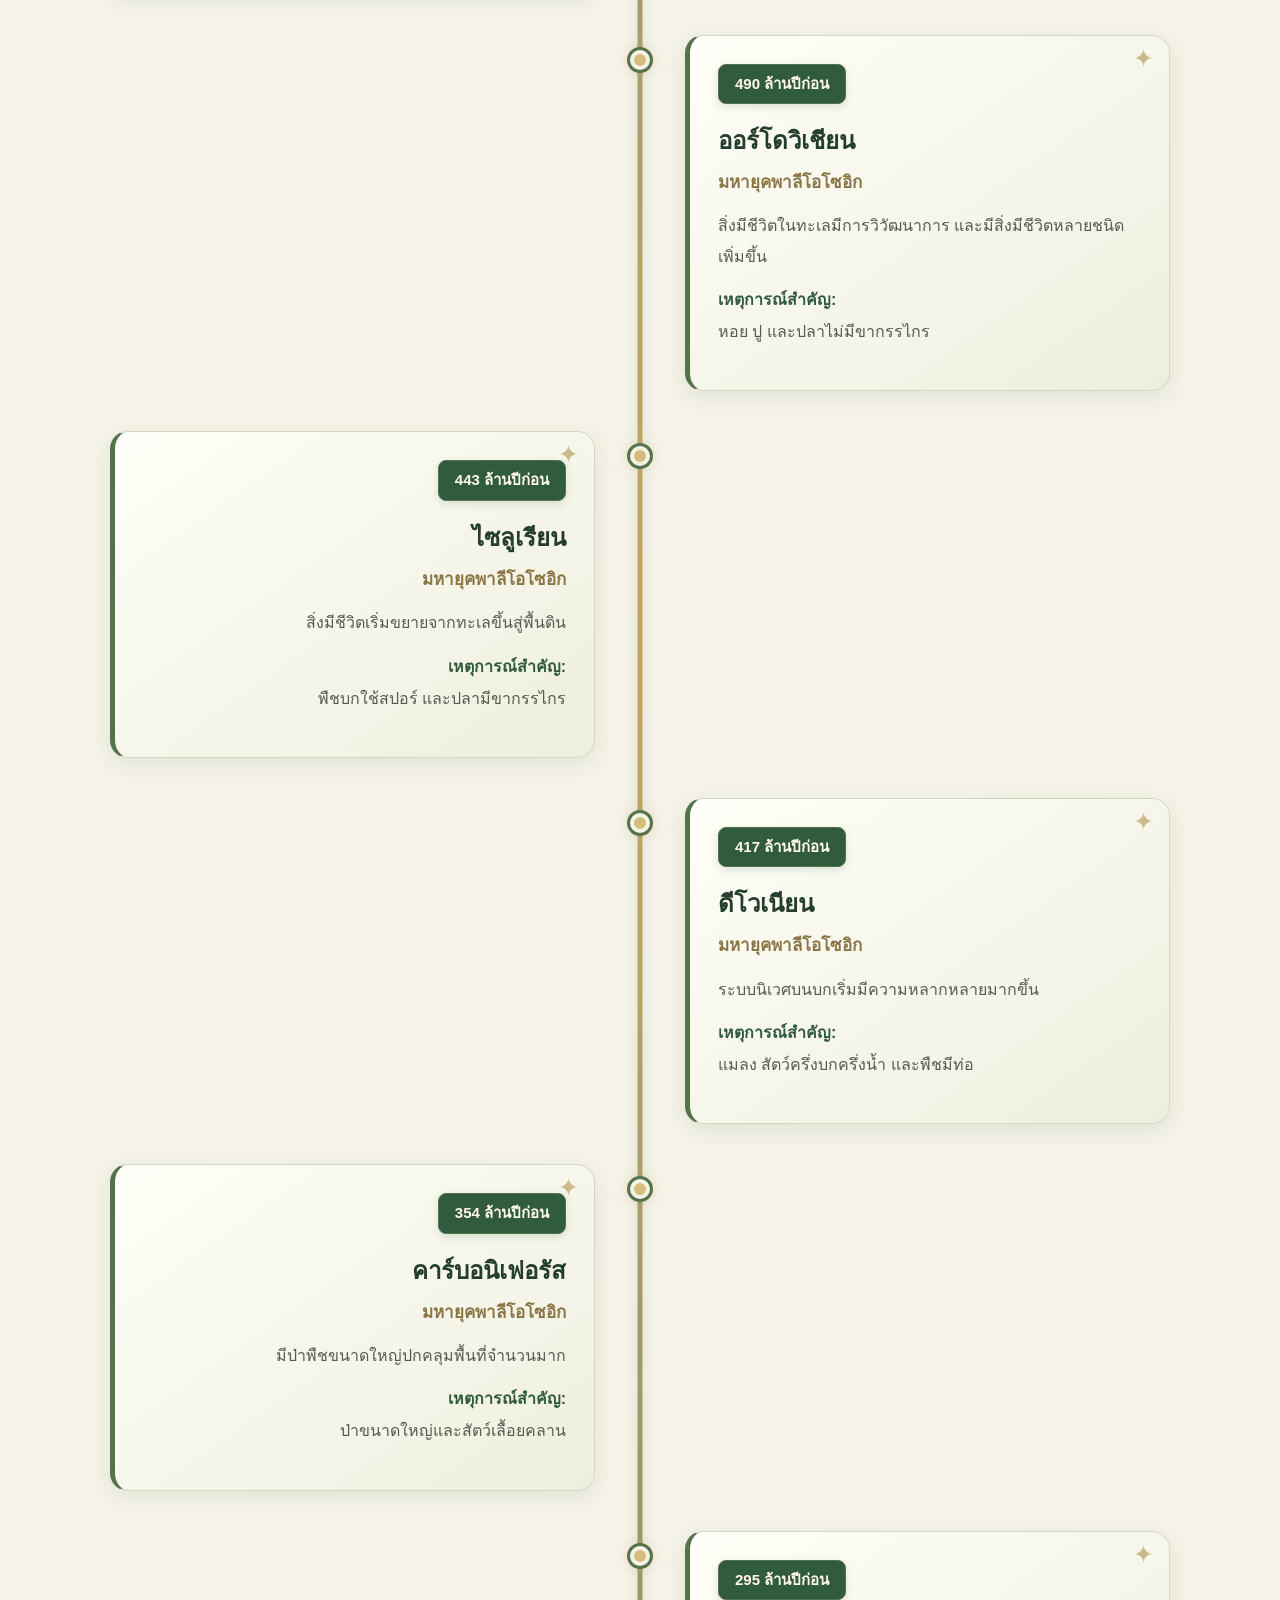
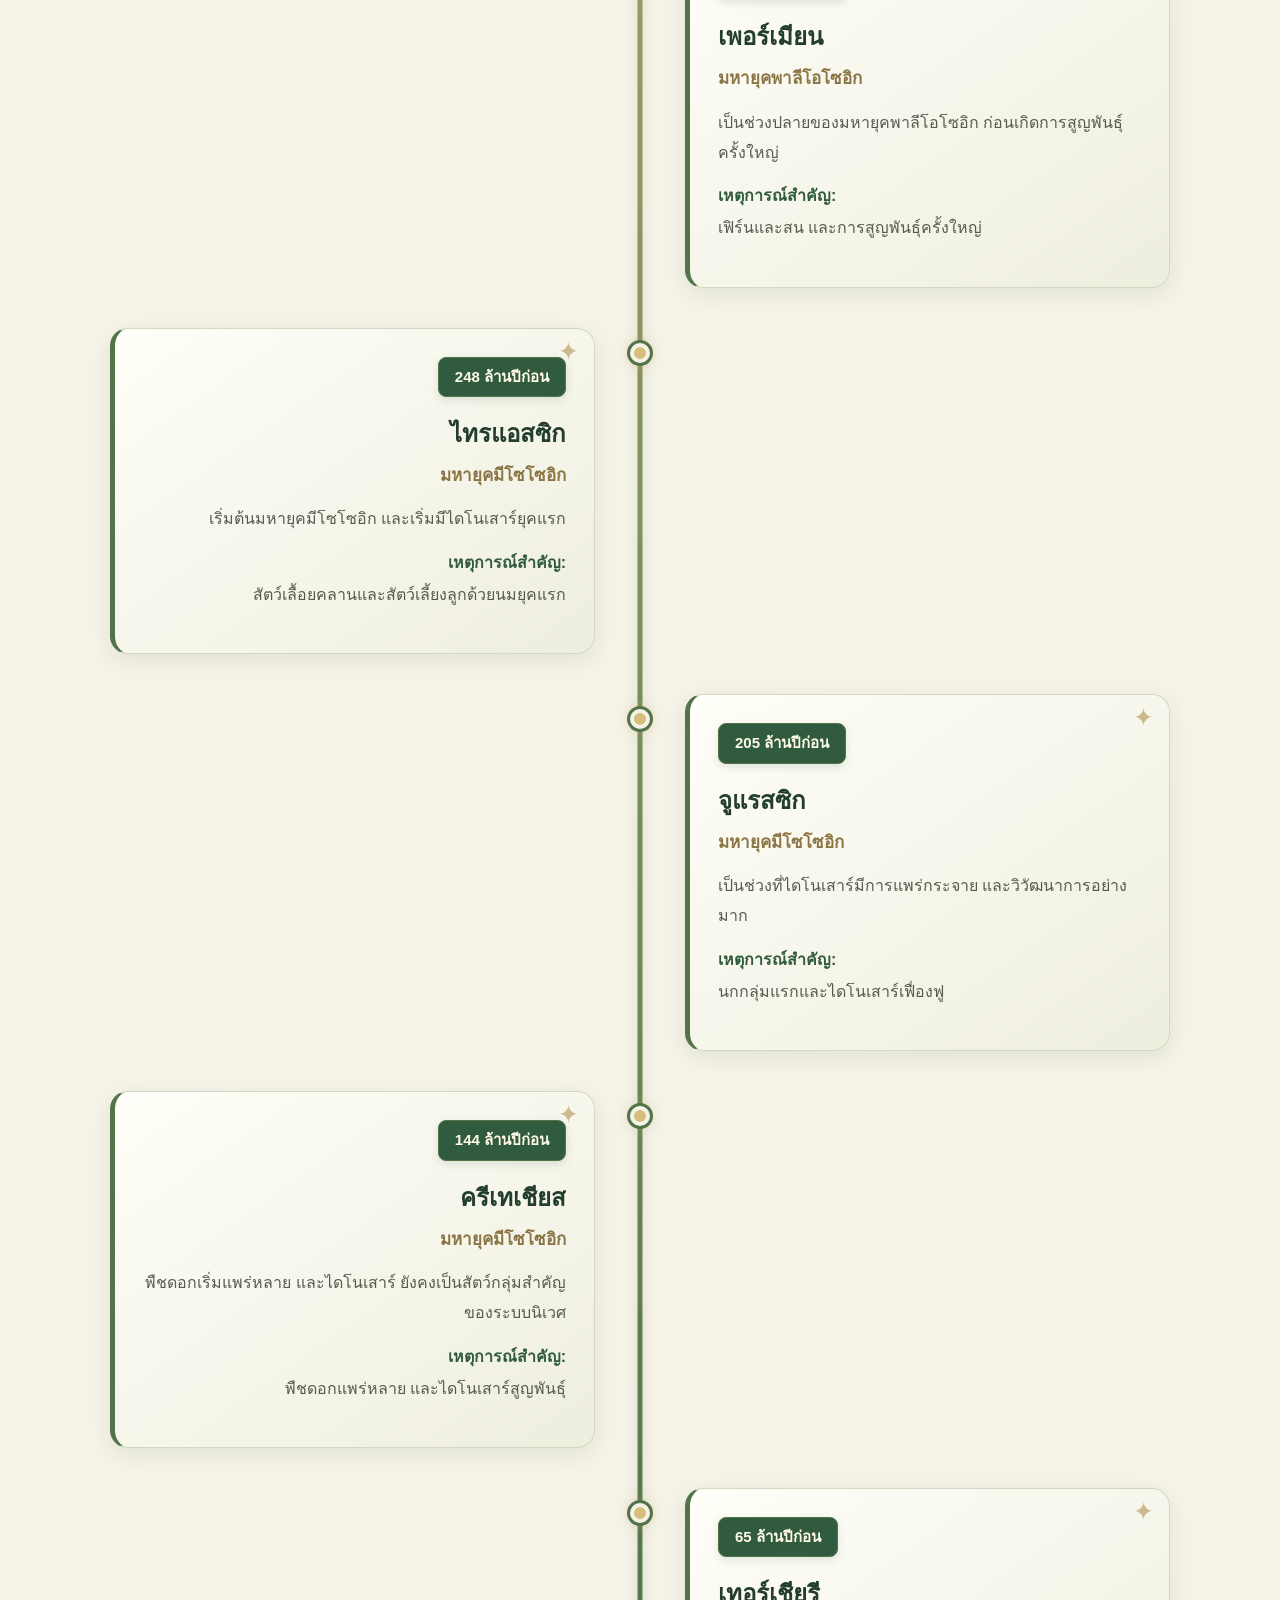
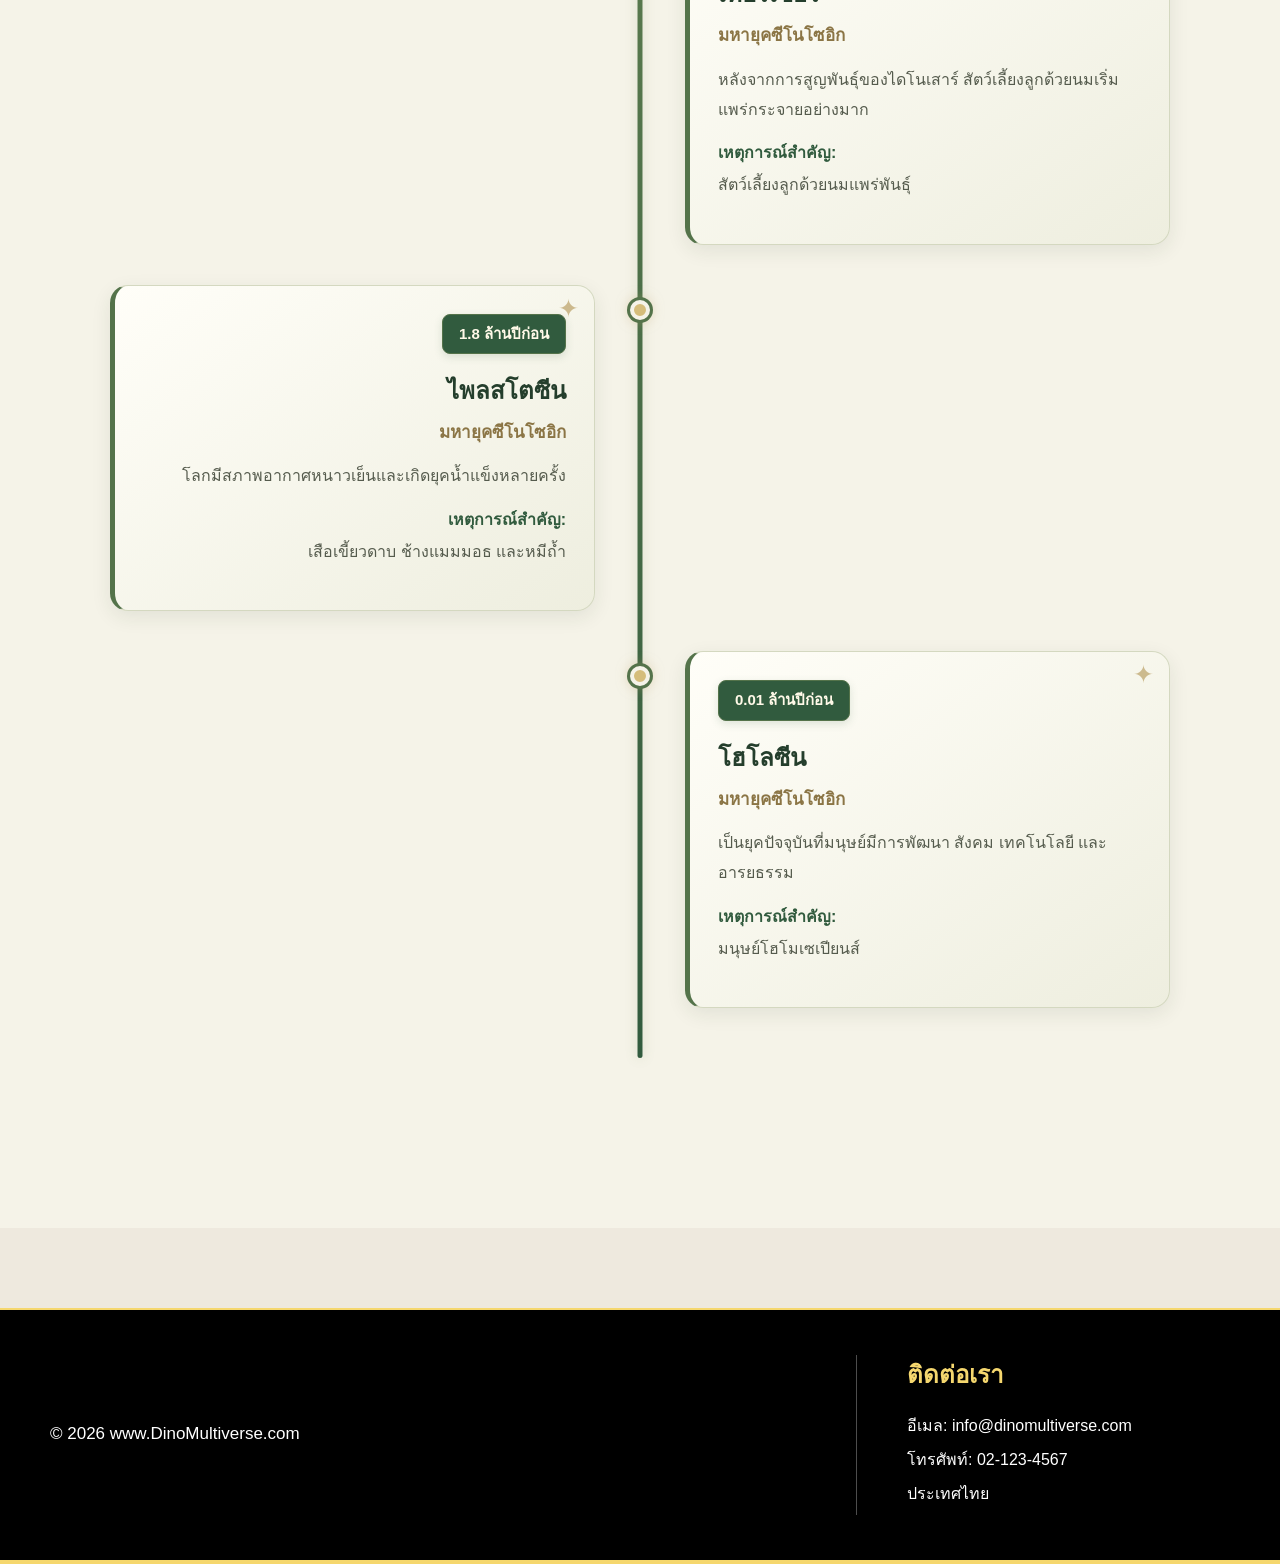
<file: era.html>
<!DOCTYPE html>
<html lang="en">
<head>
    <meta charset="UTF-8">
    <meta name="viewport" content="width=device-width, initial-scale=1.0">
    <title>ยุคสมัย</title>
    <link rel="stylesheet" href="style.css">
    <link rel="stylesheet" href="banner.css">
    <script src="script.js" defer></script>
</head>
<body>
 <!-- ส่วนบน -->
   <header> 
    <div class="header">
        <div class="logo">
            <img src="pic/logo.jpg"  alt="สัตว์ดึกดำบรรพ์">
            <p style="color: #ffffff;">Dino Multiverse </p>
        </div>
        <nav>
            <ul>
                <li><a href="index.html">หน้าหลัก</a></li>
                <li class="dropdown">
                    <a href="#">สัตว์ดึกดำบรรพ์</a>
                    <ul class="dropdown-content">
                        <li><a href="land.html">สัตว์บก</a></li>
                        <li><a href="sea.html">สัตว์น้ำ</a></li>
                        <li><a href="bird.html">สัตว์ปีก</a></li>
                        <li><a href="snake.html">สัตว์เลื้อยคลาน</a></li>
                        <li><a href="evolution.html">สัตว์ที่มีวิวัฒนาการถึงปัจจุบัน</a></li>
                    </ul>
                </li>
                <li class="dropdown">
                    <a href="#">เพิ่มเติม</a>
                    <ul class="dropdown-content">
                        <li><a href="era.html">ยุคสมัย</a></li>
                        <li><a href="travel.html">สถานที่ท่องเที่ยว</a></li>
                    </ul>
                </li>
                <li><a href="contact.html">ติดต่อเรา</a></li>
            </ul>
        </nav>

    </div>
   </header>

    <section class="timeline-section">

        <div class="timeline-title">
            <h1>ประวัติศาสตร์ของโลก</h1>
        </div>

    <main>
        <div class="timeline">

            <!-- 4,600 ล้านปีก่อน -->
            <div class="timeline-item">
                <div class="timeline-content">
                    <span class="timeline-year">4,600 ล้านปีก่อน</span>

                    <h2>พรีแคมเบรียน</h2>

                    <h3>บรมยุคอาร์คีโอโซอิก</h3>

                    <p>
                        โลกเริ่มก่อตัวขึ้นและเกิดการเปลี่ยนแปลง
                        ของพื้นผิวและบรรยากาศ
                    </p>

                    <strong>เหตุการณ์สำคัญ:</strong>
                    <p>กำเนิดโลก</p>
                </div>
            </div>


            <!-- 2,500 ล้านปีก่อน -->
            <div class="timeline-item">
                <div class="timeline-content">
                    <span class="timeline-year">2,500 ล้านปีก่อน</span>

                    <h2>โพรเทอโรโซอิก</h2>

                    <h3>บรมยุคโพรเทอโรโซอิก</h3>

                    <p>
                        โลกมีการเปลี่ยนแปลงของบรรยากาศครั้งสำคัญ
                        และมีออกซิเจนเพิ่มขึ้น
                    </p>

                    <strong>เหตุการณ์สำคัญ:</strong>
                    <p>กำเนิดออกซิเจน พืช และสัตว์ชั้นต่ำ</p>
                </div>
            </div>


            <!-- 545 ล้านปีก่อน -->
            <div class="timeline-item">
                <div class="timeline-content">
                    <span class="timeline-year">545 ล้านปีก่อน</span>

                    <h2>แคมเบรียน</h2>

                    <h3>มหายุคพาลีโอโซอิก</h3>

                    <p>
                        สิ่งมีชีวิตในทะเลมีการเพิ่มจำนวน
                        และมีความหลากหลายมากขึ้น
                    </p>

                    <strong>เหตุการณ์สำคัญ:</strong>
                    <p>สัตว์ไม่มีกระดูกสันหลังในทะเล</p>
                </div>
            </div>


            <!-- 490 ล้านปีก่อน -->
            <div class="timeline-item">
                <div class="timeline-content">
                    <span class="timeline-year">490 ล้านปีก่อน</span>

                    <h2>ออร์โดวิเชียน</h2>

                    <h3>มหายุคพาลีโอโซอิก</h3>

                    <p>
                        สิ่งมีชีวิตในทะเลมีการวิวัฒนาการ
                        และมีสิ่งมีชีวิตหลายชนิดเพิ่มขึ้น
                    </p>

                    <strong>เหตุการณ์สำคัญ:</strong>
                    <p>หอย ปู และปลาไม่มีขากรรไกร</p>
                </div>
            </div>


            <!-- 443 ล้านปีก่อน -->
            <div class="timeline-item">
                <div class="timeline-content">
                    <span class="timeline-year">443 ล้านปีก่อน</span>

                    <h2>ไซลูเรียน</h2>

                    <h3>มหายุคพาลีโอโซอิก</h3>

                    <p>
                        สิ่งมีชีวิตเริ่มขยายจากทะเลขึ้นสู่พื้นดิน
                    </p>

                    <strong>เหตุการณ์สำคัญ:</strong>
                    <p>พืชบกใช้สปอร์ และปลามีขากรรไกร</p>
                </div>
            </div>


            <!-- 417 ล้านปีก่อน -->
            <div class="timeline-item">
                <div class="timeline-content">
                    <span class="timeline-year">417 ล้านปีก่อน</span>

                    <h2>ดีโวเนียน</h2>

                    <h3>มหายุคพาลีโอโซอิก</h3>

                    <p>
                        ระบบนิเวศบนบกเริ่มมีความหลากหลายมากขึ้น
                    </p>

                    <strong>เหตุการณ์สำคัญ:</strong>
                    <p>แมลง สัตว์ครึ่งบกครึ่งน้ำ และพืชมีท่อ</p>
                </div>
            </div>


            <!-- 354 ล้านปีก่อน -->
            <div class="timeline-item">
                <div class="timeline-content">
                    <span class="timeline-year">354 ล้านปีก่อน</span>

                    <h2>คาร์บอนิเฟอรัส</h2>

                    <h3>มหายุคพาลีโอโซอิก</h3>

                    <p>
                        มีป่าพืชขนาดใหญ่ปกคลุมพื้นที่จำนวนมาก
                    </p>

                    <strong>เหตุการณ์สำคัญ:</strong>
                    <p>ป่าขนาดใหญ่และสัตว์เลื้อยคลาน</p>
                </div>
            </div>


            <!-- 295 ล้านปีก่อน -->
            <div class="timeline-item">
                <div class="timeline-content">
                    <span class="timeline-year">295 ล้านปีก่อน</span>

                    <h2>เพอร์เมียน</h2>

                    <h3>มหายุคพาลีโอโซอิก</h3>

                    <p>
                        เป็นช่วงปลายของมหายุคพาลีโอโซอิก
                        ก่อนเกิดการสูญพันธุ์ครั้งใหญ่
                    </p>

                    <strong>เหตุการณ์สำคัญ:</strong>
                    <p>เฟิร์นและสน และการสูญพันธุ์ครั้งใหญ่</p>
                </div>
            </div>


            <!-- 248 ล้านปีก่อน -->
            <div class="timeline-item">
                <div class="timeline-content">
                    <span class="timeline-year">248 ล้านปีก่อน</span>

                    <h2>ไทรแอสซิก</h2>

                    <h3>มหายุคมีโซโซอิก</h3>

                    <p>
                        เริ่มต้นมหายุคมีโซโซอิก
                        และเริ่มมีไดโนเสาร์ยุคแรก
                    </p>

                    <strong>เหตุการณ์สำคัญ:</strong>
                    <p>สัตว์เลื้อยคลานและสัตว์เลี้ยงลูกด้วยนมยุคแรก</p>
                </div>
            </div>


            <!-- 205 ล้านปีก่อน -->
            <div class="timeline-item">
                <div class="timeline-content">
                    <span class="timeline-year">205 ล้านปีก่อน</span>

                    <h2>จูแรสซิก</h2>

                    <h3>มหายุคมีโซโซอิก</h3>

                    <p>
                        เป็นช่วงที่ไดโนเสาร์มีการแพร่กระจาย
                        และวิวัฒนาการอย่างมาก
                    </p>

                    <strong>เหตุการณ์สำคัญ:</strong>
                    <p>นกกลุ่มแรกและไดโนเสาร์เฟื่องฟู</p>
                </div>
            </div>


            <!-- 144 ล้านปีก่อน -->
            <div class="timeline-item">
                <div class="timeline-content">
                    <span class="timeline-year">144 ล้านปีก่อน</span>

                    <h2>ครีเทเชียส</h2>

                    <h3>มหายุคมีโซโซอิก</h3>

                    <p>
                        พืชดอกเริ่มแพร่หลาย และไดโนเสาร์
                        ยังคงเป็นสัตว์กลุ่มสำคัญของระบบนิเวศ
                    </p>

                    <strong>เหตุการณ์สำคัญ:</strong>
                    <p>พืชดอกแพร่หลาย และไดโนเสาร์สูญพันธุ์</p>
                </div>
            </div>


            <!-- 65 ล้านปีก่อน -->
            <div class="timeline-item">
                <div class="timeline-content">
                    <span class="timeline-year">65 ล้านปีก่อน</span>

                    <h2>เทอร์เชียรี</h2>

                    <h3>มหายุคซีโนโซอิก</h3>

                    <p>
                        หลังจากการสูญพันธุ์ของไดโนเสาร์
                        สัตว์เลี้ยงลูกด้วยนมเริ่มแพร่กระจายอย่างมาก
                    </p>

                    <strong>เหตุการณ์สำคัญ:</strong>
                    <p>สัตว์เลี้ยงลูกด้วยนมแพร่พันธุ์</p>
                </div>
            </div>


            <!-- 1.8 ล้านปีก่อน -->
            <div class="timeline-item">
                <div class="timeline-content">
                    <span class="timeline-year">1.8 ล้านปีก่อน</span>

                    <h2>ไพลสโตซีน</h2>

                    <h3>มหายุคซีโนโซอิก</h3>

                    <p>
                        โลกมีสภาพอากาศหนาวเย็นและเกิดยุคน้ำแข็งหลายครั้ง
                    </p>

                    <strong>เหตุการณ์สำคัญ:</strong>
                    <p>เสือเขี้ยวดาบ ช้างแมมมอธ และหมีถ้ำ</p>
                </div>
            </div>


            <!-- 0.01 ล้านปีก่อน -->
            <div class="timeline-item">
                <div class="timeline-content">
                    <span class="timeline-year">0.01 ล้านปีก่อน</span>

                    <h2>โฮโลซีน</h2>

                    <h3>มหายุคซีโนโซอิก</h3>

                    <p>
                        เป็นยุคปัจจุบันที่มนุษย์มีการพัฒนา
                        สังคม เทคโนโลยี และอารยธรรม
                    </p>

                    <strong>เหตุการณ์สำคัญ:</strong>
                    <p>มนุษย์โฮโมเซเปียนส์</p>
                </div>
            </div>

        </div>

    </section>
    
  </main>
   <footer>
    <div class="footer-info">
        <div>
             <p>© 2026 www.DinoMultiverse.com</p>
        </div>
        <div class="footer-nav">
            <nav></nav>
        </div>
        <div>
            <h4>ติดต่อเรา</h4>
            <p>อีเมล: info@dinomultiverse.com</p>
            <p>โทรศัพท์: 02-123-4567</p>
            <p>ประเทศไทย</p>
        </div>
    </div>
    
   </footer>

</body>
</html>
</file>
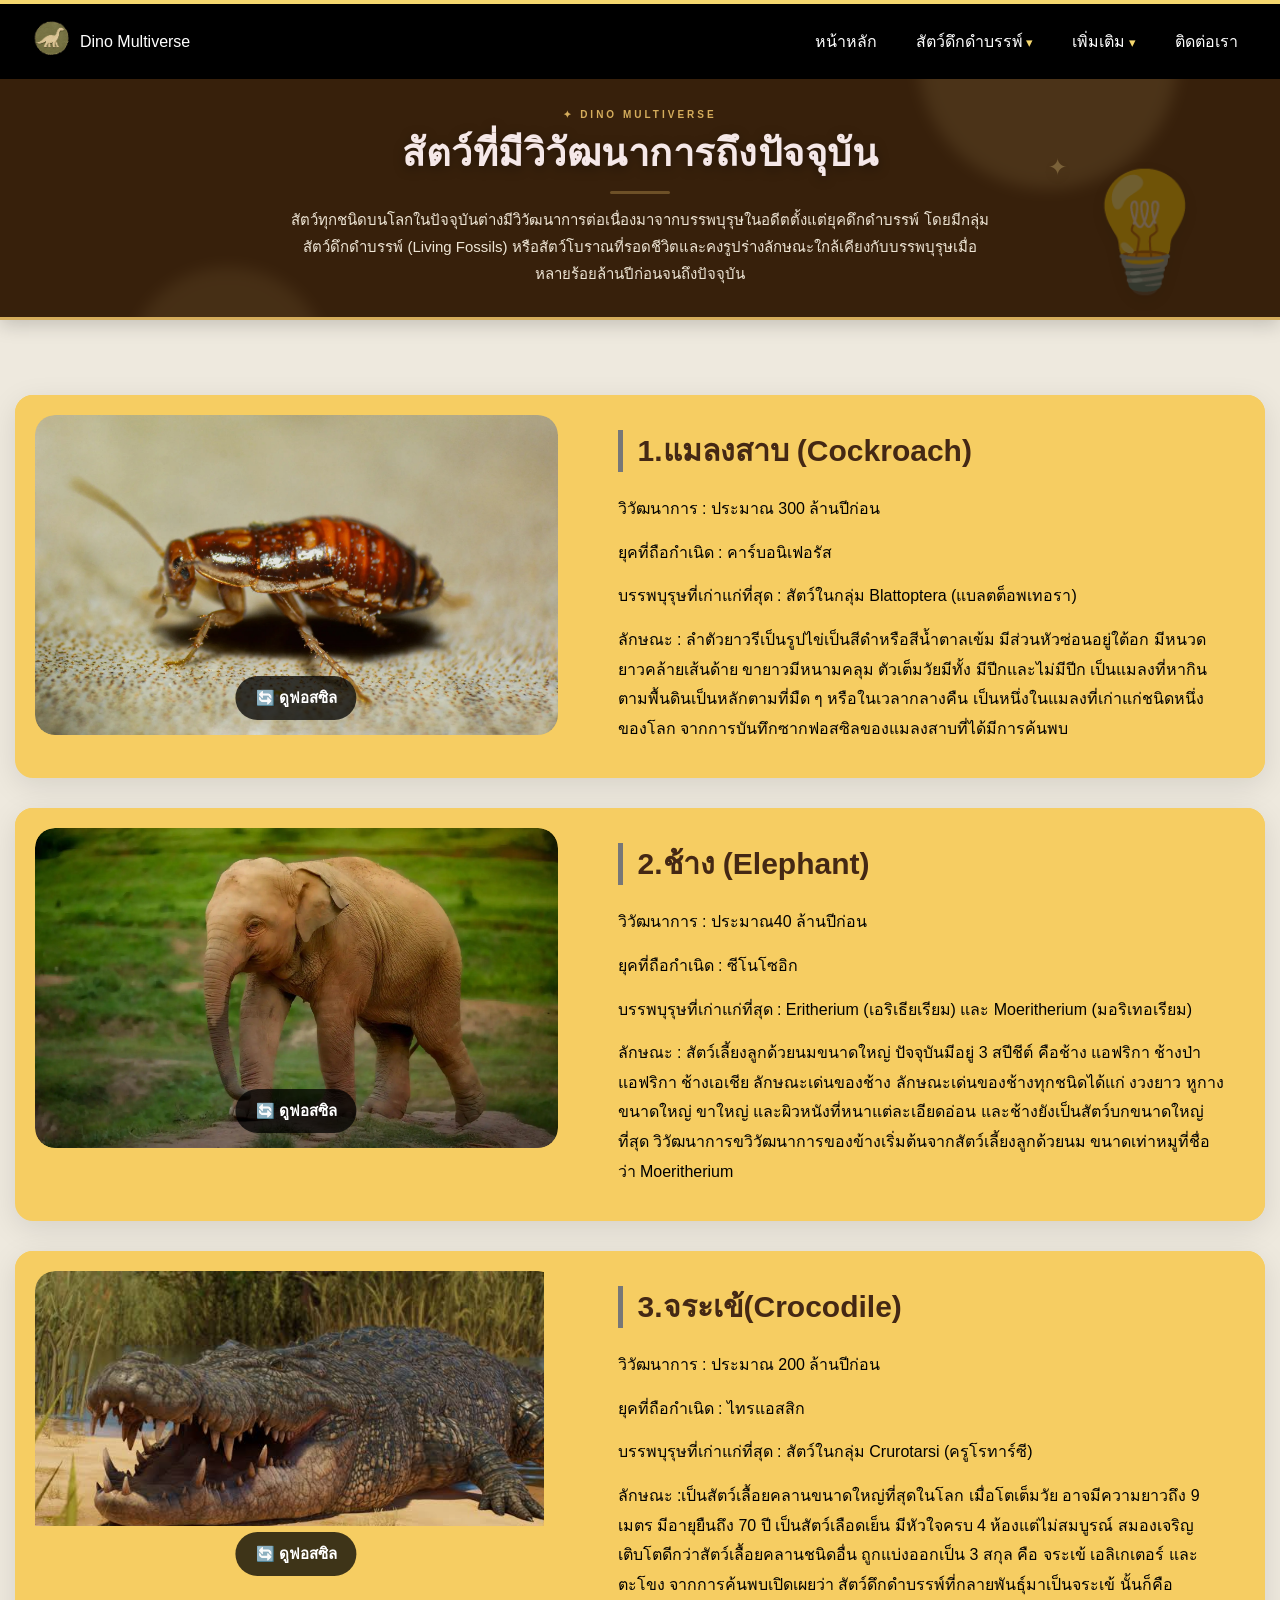
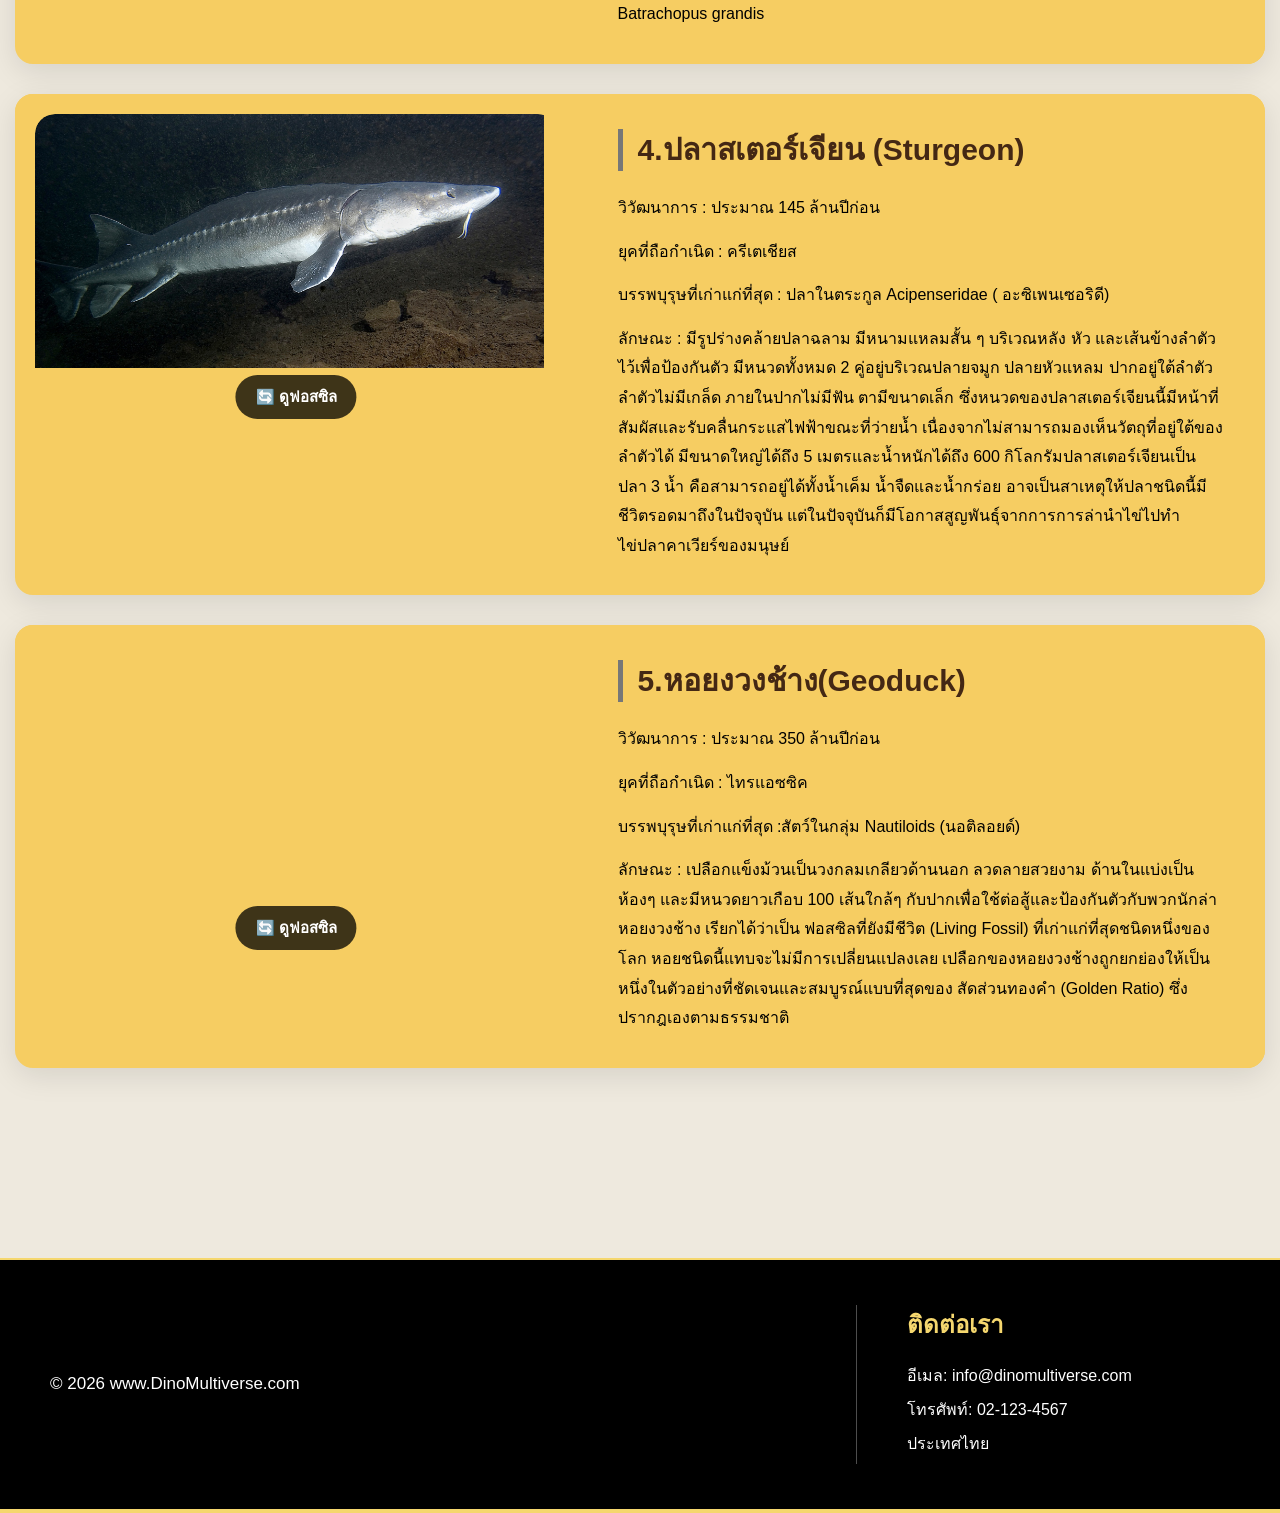
<file: evolution.html>
<!DOCTYPE html>
<html lang="en">
<head>
    <meta charset="UTF-8">
    <meta name="viewport" content="width=device-width, initial-scale=1.0">
    <title>สัตว์ที่มีวิวัฒนาการถึงปัจจุบัน💡</title>
    <link rel="stylesheet" href="style.css">
    <link rel="stylesheet" href="banner.css">
    <script src="script.js" defer></script>
</head>
<body>
  <!-- ส่วนบน -->
   <header> 
    <div class="header">
        <div class="logo">
            <img src="pic/logo.jpg"  alt="สัตว์ดึกดำบรรพ์">
            <p style="color: #ffffff;">Dino Multiverse </p>
        </div>
        <nav>
            <ul>
                <li><a href="index.html">หน้าหลัก</a></li>
                <li class="dropdown">
                    <a href="#">สัตว์ดึกดำบรรพ์</a>
                    <ul class="dropdown-content">
                        <li><a href="land.html">สัตว์บก</a></li>
                        <li><a href="sea.html">สัตว์น้ำ</a></li>
                        <li><a href="bird.html">สัตว์ปีก</a></li>
                        <li><a href="snake.html">สัตว์เลื้อยคลาน</a></li>
                        <li><a href="evolution.html">สัตว์ที่มีวิวัฒนาการถึงปัจจุบัน</a></li>
                    </ul>
                </li>
                <li class="dropdown">
                    <a href="#">เพิ่มเติม</a>
                    <ul class="dropdown-content">
                        <li><a href="era.html">ยุคสมัย</a></li>
                        <li><a href="travel.html">สถานที่ท่องเที่ยว</a></li>
                    </ul>
                </li>
                <li><a href="contact.html">ติดต่อเรา</a></li>
            </ul>
        </nav>

    </div>
   </header>
   <section class="category-hero">
    <div class="category-content">
        <h1 class="title-hero">
           สัตว์ที่มีวิวัฒนาการถึงปัจจุบัน
        </h1>
        <div class="category-line"></div>
        <p>
            สัตว์ทุกชนิดบนโลกในปัจจุบันต่างมีวิวัฒนาการต่อเนื่องมาจากบรรพบุรุษในอดีตตั้งแต่ยุคดึกดำบรรพ์ โดยมีกลุ่ม <br>สัตว์ดึกดำบรรพ์ (Living Fossils) หรือสัตว์โบราณที่รอดชีวิตและคงรูปร่างลักษณะใกล้เคียงกับบรรพบุรุษเมื่อ<br>หลายร้อยล้านปีก่อนจนถึงปัจจุบัน
        </p>
    </div>
    <div class="category-deco">💡</div>
   </section>
   <main>
    <!-- ข้อมูลสัตว์ -->
    <div class="animal-grid">
        <div class="animal-card">
            <div class="animal-pic">
                 <div class="animal-flip" id="CockCard">
                    <div class="animal-front">
                      <img src="pic/e.cockroach.jpg" alt="แมลงสาบ"> <!--แมลงสาบ-->
                      <button class="fossil-btn" onclick="flipAnimal('CockCard')">
                          🔄 ดูฟอสซิล
                      </button>
                    </div>
                    <div class="animal-back">
                    <img src="pic/e.f.Cockroach.jpg" alt="ฟอสซิลแมลงสาบ">
                     <button class="fossil-btn" onclick="flipAnimal('CockCard')">
                            ↩ กลับดูสัตว์
                    </button>
                    </div>
                </div>
            </div>
            <div class="animal-info">
                <h2>1.แมลงสาบ (Cockroach)</h2>
                <p>วิวัฒนาการ : ประมาณ 300 ล้านปีก่อน</p>
                <p>ยุคที่ถือกำเนิด : คาร์บอนิเฟอรัส </p>
                <p>บรรพบุรุษที่เก่าแก่ที่สุด : สัตว์ในกลุ่ม Blattoptera (แบลตต็อพเทอรา) </p>
                <p>ลักษณะ : ลำตัวยาวรีเป็นรูปไข่เป็นสีดำหรือสีน้ำตาลเข้ม มีส่วนหัวซ่อนอยู่ใต้อก มีหนวดยาวคล้ายเส้นด้าย ขายาวมีหนามคลุม ตัวเต็มวัยมีทั้ง มีปีกและไม่มีปีก เป็นแมลงที่หากินตามพื้นดินเป็นหลักตามที่มืด ๆ หรือในเวลากลางคืน เป็นหนึ่งในแมลงที่เก่าแก่ชนิดหนึ่งของโลก จากการบันทึกซากฟอสซิลของแมลงสาบที่ได้มีการค้นพบ </p>
            </div>
        </div>

        <div class="animal-card">
            <div class="animal-pic">
                 <div class="animal-flip" id="ElephantCard">
                    <div class="animal-front">
                      <img src="pic/e.elephant.jpg" alt="ช้าง"> <!--2.ช้าง-->
                      <button class="fossil-btn" onclick="flipAnimal('ElephantCard')">
                          🔄 ดูฟอสซิล
                      </button>
                    </div>
                    <div class="animal-back">
                    <img src="pic/e.f.Elephant.jpg" alt="ฟอสซิลช้าง">
                     <button class="fossil-btn" onclick="flipAnimal('ElephantCard')">
                            ↩ กลับดูสัตว์
                    </button>
                    </div>
                </div>
            </div>
            <div class="animal-info">
                <h2>2.ช้าง (Elephant)</h2>
                <p>วิวัฒนาการ : ประมาณ40 ล้านปีก่อน</p>
                <p> ยุคที่ถือกำเนิด : ซีโนโซอิก</p>
                <p>บรรพบุรุษที่เก่าแก่ที่สุด : Eritherium (เอริเธียเรียม) และ Moeritherium (มอริเทอเรียม)</p> 
                <p>ลักษณะ : สัตว์เลี้ยงลูกด้วยนมขนาดใหญ่ ปัจจุบันมีอยู่ 3 สปีชีต์ คือช้าง แอฟริกา ช้างป่าแอฟริกา ช้างเอเชีย ลักษณะเด่นของช้าง ลักษณะเด่นของช้างทุกชนิดได้แก่ งวงยาว หูกางขนาดใหญ่ ขาใหญ่ และผิวหนังที่หนาแต่ละเอียดอ่อน และช้างยังเป็นสัตว์บกขนาดใหญ่ที่สุด  วิวัฒนาการขวิวัฒนาการของข้างเริ่มต้นจากสัตว์เลี้ยงลูกด้วยนม ขนาดเท่าหมูที่ชื่อว่า Moeritherium  </p>
            </div>
        </div>

        <div class="animal-card">
            <div class="animal-pic">
                 <div class="animal-flip" id="CrocoCard">
                    <div class="animal-front">
                      <img src="pic/e.Crocodile.jpg" alt="จระเข้"> <!--3.จระเข้-->
                      <button class="fossil-btn" onclick="flipAnimal('CrocoCard')">
                          🔄 ดูฟอสซิล
                      </button>
                    </div>
                    <div class="animal-back">
                    <img src="pic/e,f.Crocodile.jpg" alt="ฟอสซิลจระเข้">
                     <button class="fossil-btn" onclick="flipAnimal('CrocoCard')">
                            ↩ กลับดูสัตว์
                    </button>
                    </div>
                </div>
            </div>
            <div class="animal-info">
                <h2>3.จระเข้(Crocodile)</h2>
                <p>วิวัฒนาการ : ประมาณ 200 ล้านปีก่อน</p>
                <p>ยุคที่ถือกำเนิด : ไทรแอสสิก </p>
                <p>บรรพบุรุษที่เก่าแก่ที่สุด : สัตว์ในกลุ่ม Crurotarsi (ครูโรทาร์ซี) </p> 
                <p>ลักษณะ :เป็นสัตว์เลื้อยคลานขนาดใหญ่ที่สุดในโลก เมื่อโตเต็มวัย อาจมีความยาวถึง 9 เมตร มีอายุยืนถึง 70 ปี เป็นสัตว์เลือดเย็น มีหัวใจครบ 4 ห้องแต่ไม่สมบูรณ์ สมองเจริญเติบโตดีกว่าสัตว์เลื้อยคลานชนิดอื่น   ถูกแบ่งออกเป็น 3 สกุล คือ จระเข้ เอลิเกเตอร์ และตะโขง  จากการค้นพบเปิดเผยว่า สัตว์ดึกดำบรรพ์ที่กลายพันธุ์มาเป็นจระเข้ นั้นก็คือ Batrachopus grandis </p>
            </div>
        </div>

        <div class="animal-card">
            <div class="animal-pic">
                 <div class="animal-flip" id="SturgeonCard">
                    <div class="animal-front">
                      <img src="pic/e.Sturgeon.jpg" alt="ปลาสเตอร์เจียน"> <!--4.ปลาสเตอร์เจียน-->
                      <button class="fossil-btn" onclick="flipAnimal('SturgeonCard')">
                          🔄 ดูฟอสซิล
                      </button>
                    </div>
                    <div class="animal-back">
                    <img src="pic/e.f.Sturgeon.jpg" alt="ฟอสซิลปลาสเตอร์เจียน">
                     <button class="fossil-btn" onclick="flipAnimal('SturgeonCard')">
                            ↩ กลับดูสัตว์
                    </button>
                    </div>
                </div>
            </div>
            <div class="animal-info">
                <h2>4.ปลาสเตอร์เจียน (Sturgeon)</h2>
                <p>วิวัฒนาการ : ประมาณ 145 ล้านปีก่อน</p>
                <p>ยุคที่ถือกำเนิด  : ครีเตเชียส</p>
                <p>บรรพบุรุษที่เก่าแก่ที่สุด : ปลาในตระกูล Acipenseridae ( อะซิเพนเซอริดี)</p> 
                <p>ลักษณะ : มีรูปร่างคล้ายปลาฉลาม มีหนามแหลมสั้น ๆ บริเวณหลัง หัว และเส้นข้างลำตัวไว้เพื่อป้องกันตัว มีหนวดทั้งหมด 2 คู่อยู่บริเวณปลายจมูก ปลายหัวแหลม ปากอยู่ใต้ลำตัว ลำตัวไม่มีเกล็ด ภายในปากไม่มีฟัน ตามีขนาดเล็ก ซึ่งหนวดของปลาสเตอร์เจียนนี้มีหน้าที่สัมผัสและรับคลื่นกระแสไฟฟ้าขณะที่ว่ายน้ำ เนื่องจากไม่สามารถมองเห็นวัตถุที่อยู่ใต้ของลำตัวได้ มีขนาดใหญ่ได้ถึง 5 เมตรและน้ำหนักได้ถึง 600 กิโลกรัมปลาสเตอร์เจียนเป็นปลา 3 น้ำ คือสามารถอยู่ได้ทั้งน้ำเค็ม น้ำจืดและน้ำกร่อย อาจเป็นสาเหตุให้ปลาชนิดนี้มีชีวิตรอดมาถึงในปัจจุบัน แต่ในปัจจุบันก็มีโอกาสสูญพันธุ์จากการการล่านำไข่ไปทำไข่ปลาคาเวียร์ของมนุษย์ </p>
            </div>
        </div>

        <div class="animal-card">
           <div class="animal-pic">
                 <div class="animal-flip" id="GeoCard">
                    <div class="animal-front">
                      <img src="pic/e.Geoduck.jpg" alt="หอยงวงช้าง"> <!--5.หอยงวงช้าง-->
                      <button class="fossil-btn" onclick="flipAnimal('GeoCard')">
                          🔄 ดูฟอสซิล
                      </button>
                    </div>
                    <div class="animal-back">
                    <img src="pic/e.f.Geoduck.jpg" alt="ฟอสซิลหอยงวงช้าง">
                     <button class="fossil-btn" onclick="flipAnimal('GeoCard')">
                            ↩ กลับดูสัตว์
                    </button>
                    </div>
                </div>
            </div>
            <div class="animal-info">
                <h2>5.หอยงวงช้าง(Geoduck)</h2>
                <p>วิวัฒนาการ : ประมาณ 350   ล้านปีก่อน</p>
                <p> ยุคที่ถือกำเนิด : ไทรแอซซิค</p>
                <p>บรรพบุรุษที่เก่าแก่ที่สุด :สัตว์ในกลุ่ม Nautiloids (นอติลอยด์) </p> 
                <p>ลักษณะ : เปลือกแข็งม้วนเป็นวงกลมเกลียวด้านนอก ลวดลายสวยงาม ด้านในแบ่งเป็นห้องๆ  และมีหนวดยาวเกือบ 100 เส้นใกล้ๆ กับปากเพื่อใช้ต่อสู้และป้องกันตัวกับพวกนักล่า หอยงวงช้าง เรียกได้ว่าเป็น ฟอสซิลที่ยังมีชีวิต (Living Fossil) ที่เก่าแก่ที่สุดชนิดหนึ่งของโลก หอยชนิดนี้แทบจะไม่มีการเปลี่ยนแปลงเลย เปลือกของหอยงวงช้างถูกยกย่องให้เป็นหนึ่งในตัวอย่างที่ชัดเจนและสมบูรณ์แบบที่สุดของ สัดส่วนทองคำ (Golden Ratio) ซึ่งปรากฎเองตามธรรมชาติ </p>
            </div>
        </div>

    </div>
    
   </main>
   <footer>
    <div class="footer-info">
        <div>
             <p>© 2026 www.DinoMultiverse.com</p>
        </div>
        <div class="footer-nav">
            <nav></nav>
        </div>
        <div>
            <h4>ติดต่อเรา</h4>
            <p>อีเมล: info@dinomultiverse.com</p>
            <p>โทรศัพท์: 02-123-4567</p>
            <p>ประเทศไทย</p>
        </div>
    </div>
    
   </footer>
   
</body>
</html>
</file>
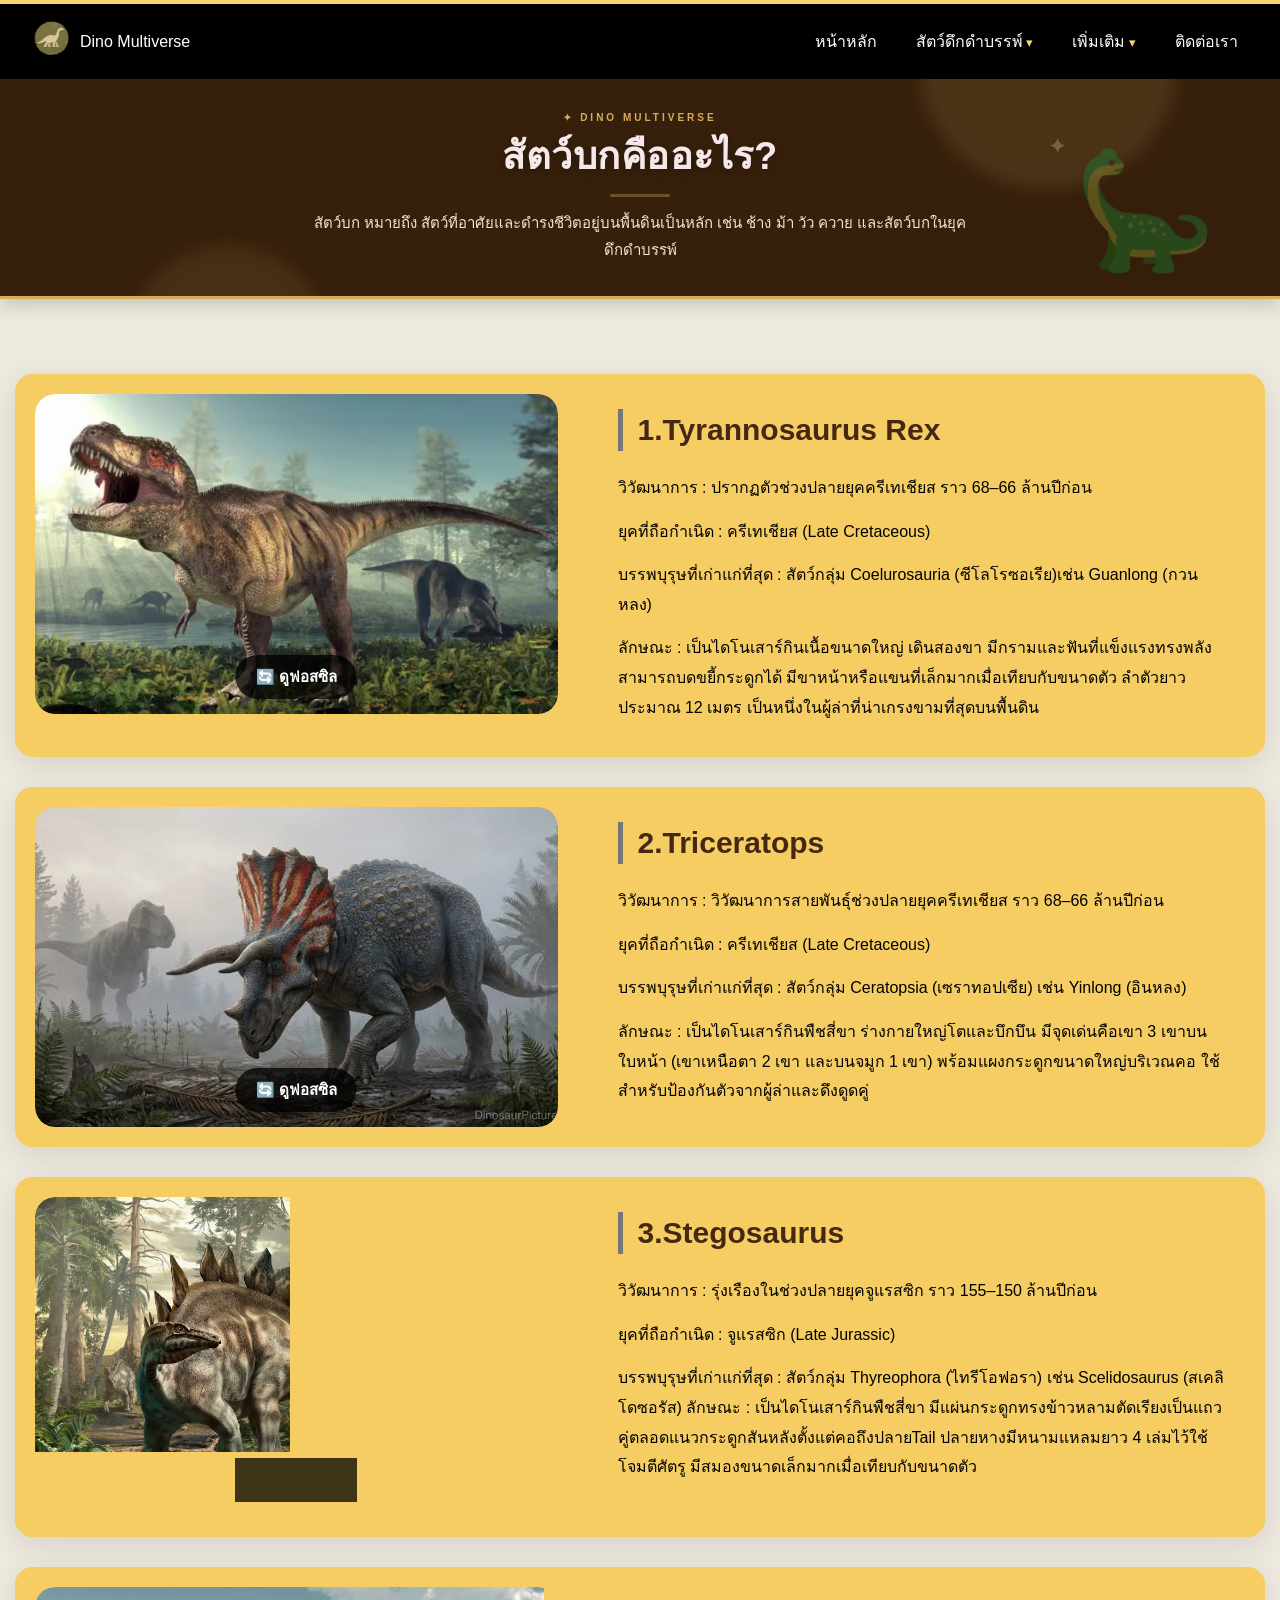
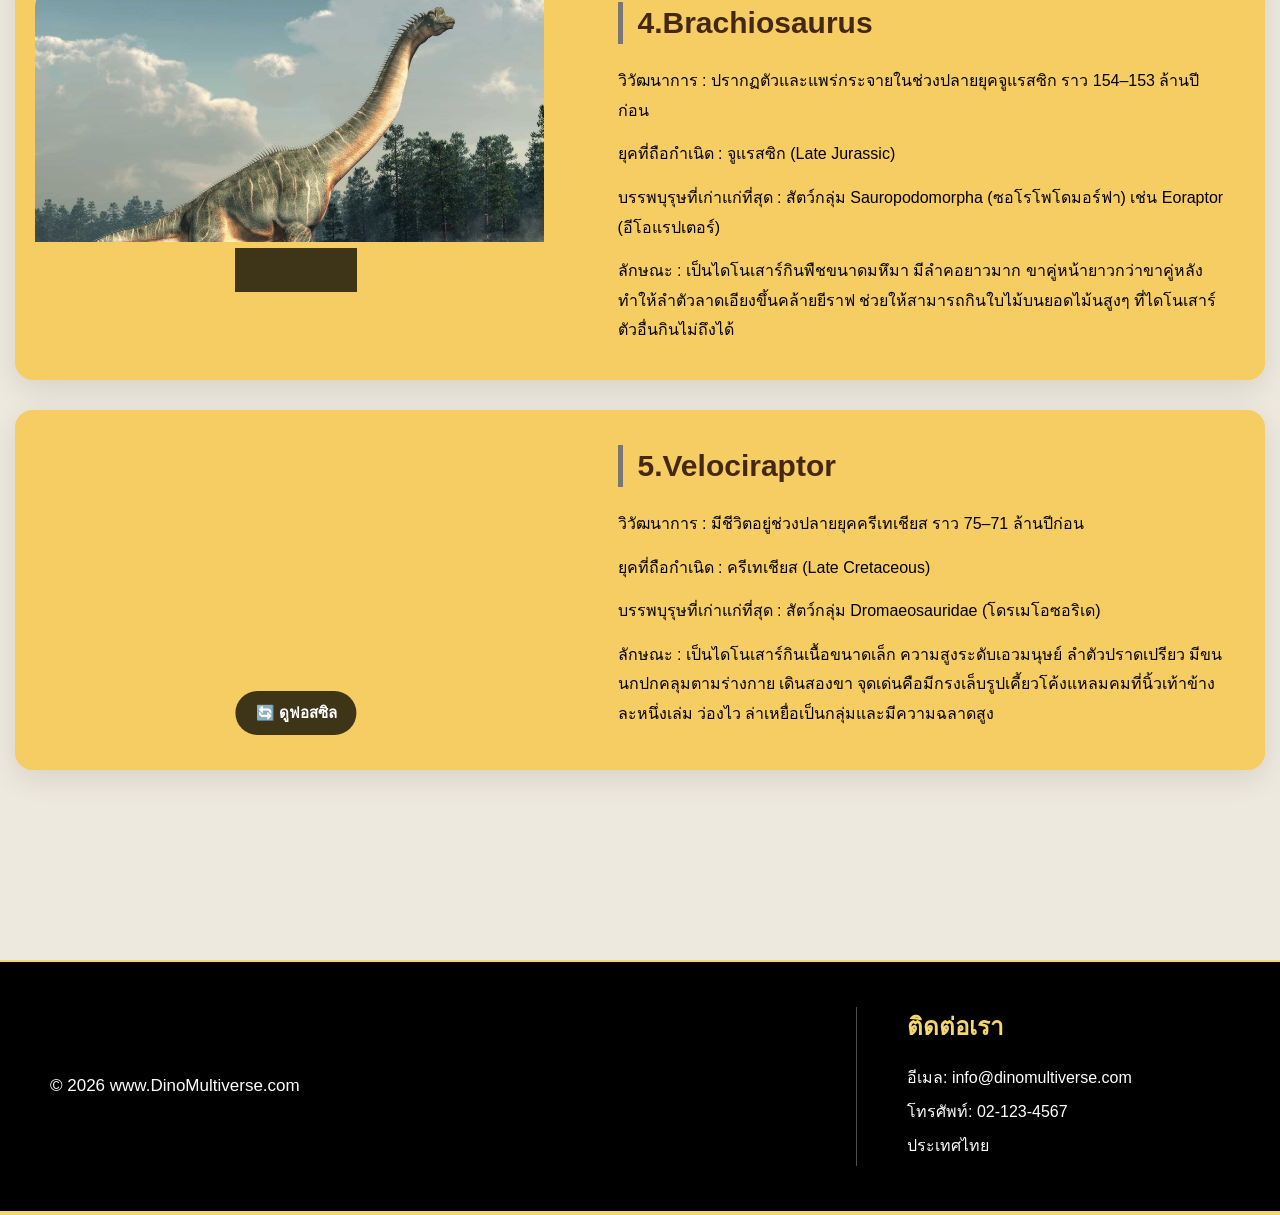
<file: land.html>
<!DOCTYPE html>
<html lang="en">
<head>
    <meta charset="UTF-8">
    <meta name="viewport" content="width=device-width, initial-scale=1.0">
    <title>สัตว์บก🦖</title>
    <link rel="stylesheet" href="style.css">
    <link rel="stylesheet" href="banner.css">
    <script src="script.js" defer></script>
</head>
<body class="land">
 <!-- ส่วนบน -->
     <header> 
    <div class="header">
        <div class="logo">
            <img src="pic/logo.jpg"  alt="สัตว์ดึกดำบรรพ์">
            <p style="color: #ffffff;">Dino Multiverse </p>
        </div>
        <nav>
            <ul>
                <li><a href="index.html">หน้าหลัก</a></li>
                <li class="dropdown">
                    <a href="#">สัตว์ดึกดำบรรพ์</a>
                    <ul class="dropdown-content">
                        <li><a href="land.html">สัตว์บก</a></li>
                        <li><a href="sea.html">สัตว์น้ำ</a></li>
                        <li><a href="bird.html">สัตว์ปีก</a></li>
                        <li><a href="snake.html">สัตว์เลื้อยคลาน</a></li>
                        <li><a href="evolution.html">สัตว์ที่มีวิวัฒนาการถึงปัจจุบัน</a></li>
                    </ul>
                </li>
                <li class="dropdown">
                    <a href="#">เพิ่มเติม</a>
                    <ul class="dropdown-content">
                        <li><a href="era.html">ยุคสมัย</a></li>
                        <li><a href="travel.html">สถานที่ท่องเที่ยว</a></li>
                    </ul>
                </li>
                <li><a href="contact.html">ติดต่อเรา</a></li>
            </ul>
        </nav>

    </div>
   </header>
    <!-- ส่วนเนื้อหา -->
    <section class="category-hero">
    <div class="category-content">
        <h1 class="title-hero">
            สัตว์บกคืออะไร?
        </h1>
        <div class="category-line"></div>
        <p>
            สัตว์บก หมายถึง สัตว์ที่อาศัยและดำรงชีวิตอยู่บนพื้นดินเป็นหลัก
            เช่น ช้าง ม้า วัว ควาย และสัตว์บกในยุคดึกดำบรรพ์
        </p>
    </div>
    <div class="category-deco">🦕</div>
   </section>
    <main>
    <div class="animal-grid">
        <div class="animal-card">
            <div class="animal-pic">
                 <div class="animal-flip" id="trexCard">
                    <div class="animal-front">
                      <img src="pic/l.trex.jpg" alt="ไทแรนโนซอรัส เร็กซ์"> <!--1.ไทแรนโนซอรัส เร็กซ์-->
                      <button class="fossil-btn" onclick="flipAnimal('trexCard')">
                          🔄 ดูฟอสซิล
                      </button>
                    </div>
                    <div class="animal-back">
                    <img src="pic/l.f.Tyrannosaurus Rex.jpg" alt="ฟอสซิลไทแรนโนซอรัส เร็กซ์">
                     <button class="fossil-btn" onclick="flipAnimal('trexCard')">
                            ↩ กลับดูสัตว์
                    </button>
                    </div>
                </div>
            </div>
            <div class="animal-info">
                <h2>1.Tyrannosaurus Rex</h2>
                <p>วิวัฒนาการ : ปรากฏตัวช่วงปลายยุคครีเทเชียส ราว 68–66 ล้านปีก่อน</p>
                <p>ยุคที่ถือกำเนิด : ครีเทเชียส (Late Cretaceous) </p>
                <p>บรรพบุรุษที่เก่าแก่ที่สุด : สัตว์กลุ่ม Coelurosauria (ซีโลโรซอเรีย)เช่น Guanlong (กวนหลง)</p>
                <p>ลักษณะ : เป็นไดโนเสาร์กินเนื้อขนาดใหญ่ เดินสองขา มีกรามและฟันที่แข็งแรงทรงพลัง สามารถบดขยี้กระดูกได้ มีขาหน้าหรือแขนที่เล็กมากเมื่อเทียบกับขนาดตัว ลำตัวยาวประมาณ 12 เมตร เป็นหนึ่งในผู้ล่าที่น่าเกรงขามที่สุดบนพื้นดิน </p>
            </div>
        </div>

        <div class="animal-card">
            <div class="animal-pic">
                 <div class="animal-flip" id="TriCard">
                    <div class="animal-front">
                      <img src="pic/l.triceratops.jpg" alt="ไทรเซราทอปส์"> <!--2.ไทรเซราทอปส์-->
                      <button class="fossil-btn" onclick="flipAnimal('TriCard')">
                          🔄 ดูฟอสซิล
                      </button>
                    </div>
                    <div class="animal-back">
                    <img src="pic/l.f.Triceratops.jpg" alt="ฟอสซิลไทรเซราทอปส์">
                     <button class="fossil-btn" onclick="flipAnimal('TriCard')">
                            ↩ กลับดูสัตว์
                    </button>
                    </div>
                </div>
            </div>
            <div class="animal-info">
                <h2>2.Triceratops</h2>
                <p>วิวัฒนาการ : วิวัฒนาการสายพันธุ์ช่วงปลายยุคครีเทเชียส ราว 68–66 ล้านปีก่อน</p>
                <p>ยุคที่ถือกำเนิด : ครีเทเชียส (Late Cretaceous) </p>
                <p>บรรพบุรุษที่เก่าแก่ที่สุด : สัตว์กลุ่ม Ceratopsia (เซราทอปเซีย) เช่น Yinlong (อินหลง)</p> 
                <p> ลักษณะ : เป็นไดโนเสาร์กินพืชสี่ขา ร่างกายใหญ่โตและบึกบึน มีจุดเด่นคือเขา 3 เขาบนใบหน้า (เขาเหนือตา 2 เขา และบนจมูก 1 เขา) พร้อมแผงกระดูกขนาดใหญ่บริเวณคอ ใช้สำหรับป้องกันตัวจากผู้ล่าและดึงดูดคู่</p>
            </div>
        </div>

        <div class="animal-card">
            <div class="animal-pic">
                 <div class="animal-flip" id="SteCard">
                    <div class="animal-front">
                      <img src="pic/l.Stegosaurus.jpg" alt="สเตโกซอรัส "> <!--3.สเตโกซอรัส -->
                      <button class="fossil-btn" onclick="flipAnimal('SteCard')">
                          🔄 ดูฟอสซิล
                      </button>
                    </div>
                    <div class="animal-back">
                    <img src="pic/l.f.Stegosaurus.jpg" alt="ฟอสซิลสเตโกซอรัส ">
                     <button class="fossil-btn" onclick="flipAnimal('SteCard')">
                            ↩ กลับดูสัตว์
                    </button>
                    </div>
                </div>
            </div>
            <div class="animal-info">
                <h2>3.Stegosaurus</h2>
                <p>วิวัฒนาการ : รุ่งเรืองในช่วงปลายยุคจูแรสซิก ราว 155–150 ล้านปีก่อน</p>
                <p>ยุคที่ถือกำเนิด : จูแรสซิก (Late Jurassic)</p>
                <p>บรรพบุรุษที่เก่าแก่ที่สุด : สัตว์กลุ่ม Thyreophora (ไทรีโอฟอรา) เช่น Scelidosaurus (สเคลิโดซอรัส)
                 ลักษณะ : เป็นไดโนเสาร์กินพืชสี่ขา มีแผ่นกระดูกทรงข้าวหลามตัดเรียงเป็นแถวคู่ตลอดแนวกระดูกสันหลังตั้งแต่คอถึงปลายTail ปลายหางมีหนามแหลมยาว 4 เล่มไว้ใช้โจมตีศัตรู มีสมองขนาดเล็กมากเมื่อเทียบกับขนาดตัว </p> 
            </div>
        </div>

        <div class="animal-card">
            <div class="animal-pic">
                 <div class="animal-flip" id="BraCard">
                    <div class="animal-front">
                      <img src="pic/l.Brachiosaurus.jpg" alt="แบรคคิโอซอรัส"> <!--4.แบรคคิโอซอรัส-->
                      <button class="fossil-btn" onclick="flipAnimal('BraCard')">
                          🔄 ดูฟอสซิล
                      </button>
                    </div>
                    <div class="animal-back">
                    <img src="pic/l.f.Brachiosaurus.jpg" alt="ฟอสซิลแบรคคิโอซอรัส">
                     <button class="fossil-btn" onclick="flipAnimal('BraCard')">
                            ↩ กลับดูสัตว์
                    </button>
                    </div>
                </div>
            </div>
            <div class="animal-info">
                <h2>4.Brachiosaurus </h2>
                <p>วิวัฒนาการ : ปรากฏตัวและแพร่กระจายในช่วงปลายยุคจูแรสซิก ราว 154–153 ล้านปีก่อน</p>
                <p>ยุคที่ถือกำเนิด : จูแรสซิก (Late Jurassic)</p>
                <p>บรรพบุรุษที่เก่าแก่ที่สุด : สัตว์กลุ่ม Sauropodomorpha (ซอโรโพโดมอร์ฟา) เช่น Eoraptor (อีโอแรปเตอร์)</p> 
                <p>ลักษณะ : เป็นไดโนเสาร์กินพืชขนาดมหึมา มีลำคอยาวมาก ขาคู่หน้ายาวกว่าขาคู่หลัง ทำให้ลำตัวลาดเอียงขึ้นคล้ายยีราฟ ช่วยให้สามารถกินใบไม้บนยอดไม้นสูงๆ ที่ไดโนเสาร์ตัวอื่นกินไม่ถึงได้</p>
            </div>
        </div>

        <div class="animal-card">
            <div class="animal-pic">
                 <div class="animal-flip" id="VelocCard">
                    <div class="animal-front">
                      <img src="pic/l.velociraptor.jpg" alt="เวโลซิแรปเตอร์ "> <!--5.เวโลซิแรปเตอร์ -->
                      <button class="fossil-btn" onclick="flipAnimal('VelocCard')">
                          🔄 ดูฟอสซิล
                      </button>
                    </div>
                    <div class="animal-back">
                    <img src="pic/l.f.Velociraptor.jpg" alt="ฟอสซิลไเวโลซิแรปเตอร์ ">
                     <button class="fossil-btn" onclick="flipAnimal('VelocCard')">
                            ↩ กลับดูสัตว์
                    </button>
                    </div>
                </div>
            </div>
            <div class="animal-info">
                <h2>5.Velociraptor  </h2>
                <p>วิวัฒนาการ : มีชีวิตอยู่ช่วงปลายยุคครีเทเชียส ราว 75–71 ล้านปีก่อน</p>
                <p>ยุคที่ถือกำเนิด : ครีเทเชียส (Late Cretaceous) </p>
                <p> บรรพบุรุษที่เก่าแก่ที่สุด : สัตว์กลุ่ม Dromaeosauridae (โดรเมโอซอริเด)</p> 
                <p>ลักษณะ : เป็นไดโนเสาร์กินเนื้อขนาดเล็ก ความสูงระดับเอวมนุษย์ ลำตัวปราดเปรียว มีขนนกปกคลุมตามร่างกาย เดินสองขา จุดเด่นคือมีกรงเล็บรูปเคี้ยวโค้งแหลมคมที่นิ้วเท้าข้างละหนึ่งเล่ม ว่องไว ล่าเหยื่อเป็นกลุ่มและมีความฉลาดสูง </p>
            </div>
        </div>

    </div>           
    
   </main>
   <footer>
    <div class="footer-info">
        <div>
             <p>© 2026 www.DinoMultiverse.com</p>
        </div>
        <div class="footer-nav">
            <nav></nav>
        </div>
        <div>
            <h4>ติดต่อเรา</h4>
            <p>อีเมล: info@dinomultiverse.com</p>
            <p>โทรศัพท์: 02-123-4567</p>
            <p>ประเทศไทย</p>
        </div>
    </div>
    
   </footer>
    
</body>
</html>
</file>
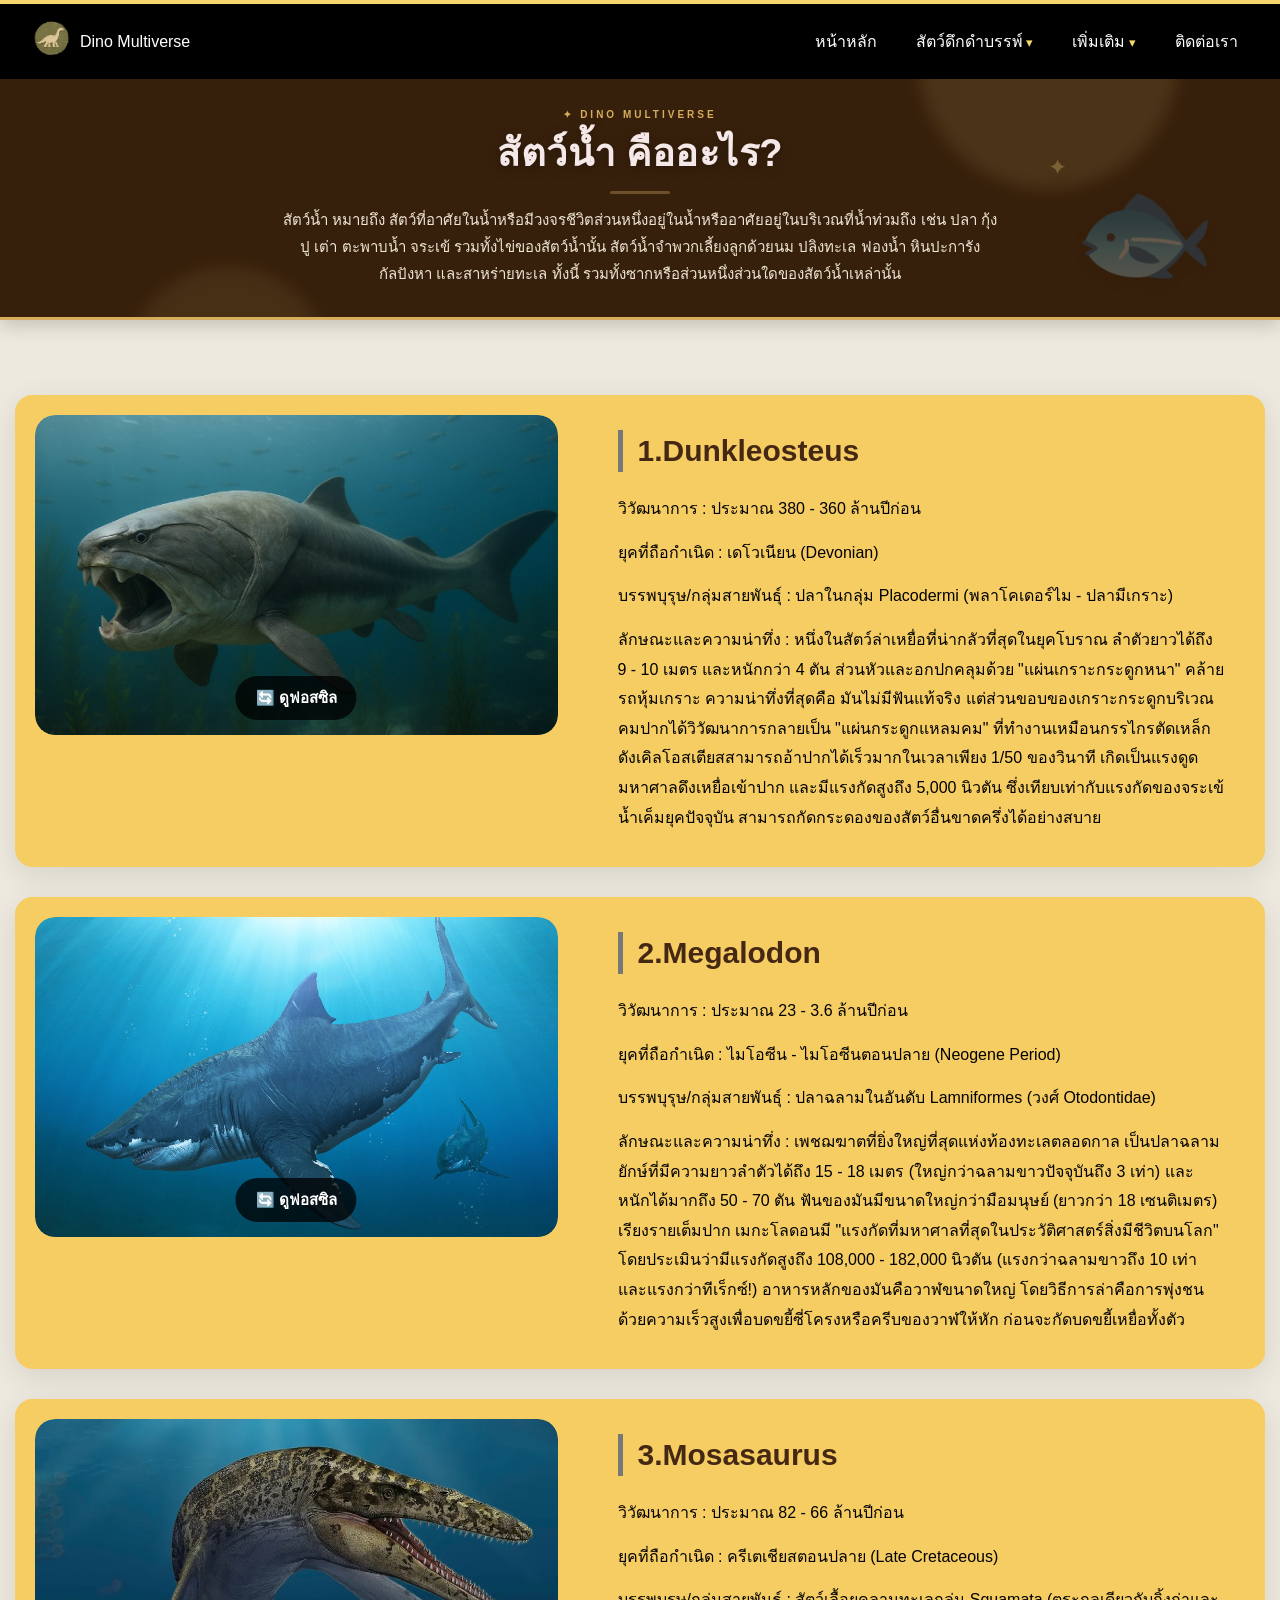
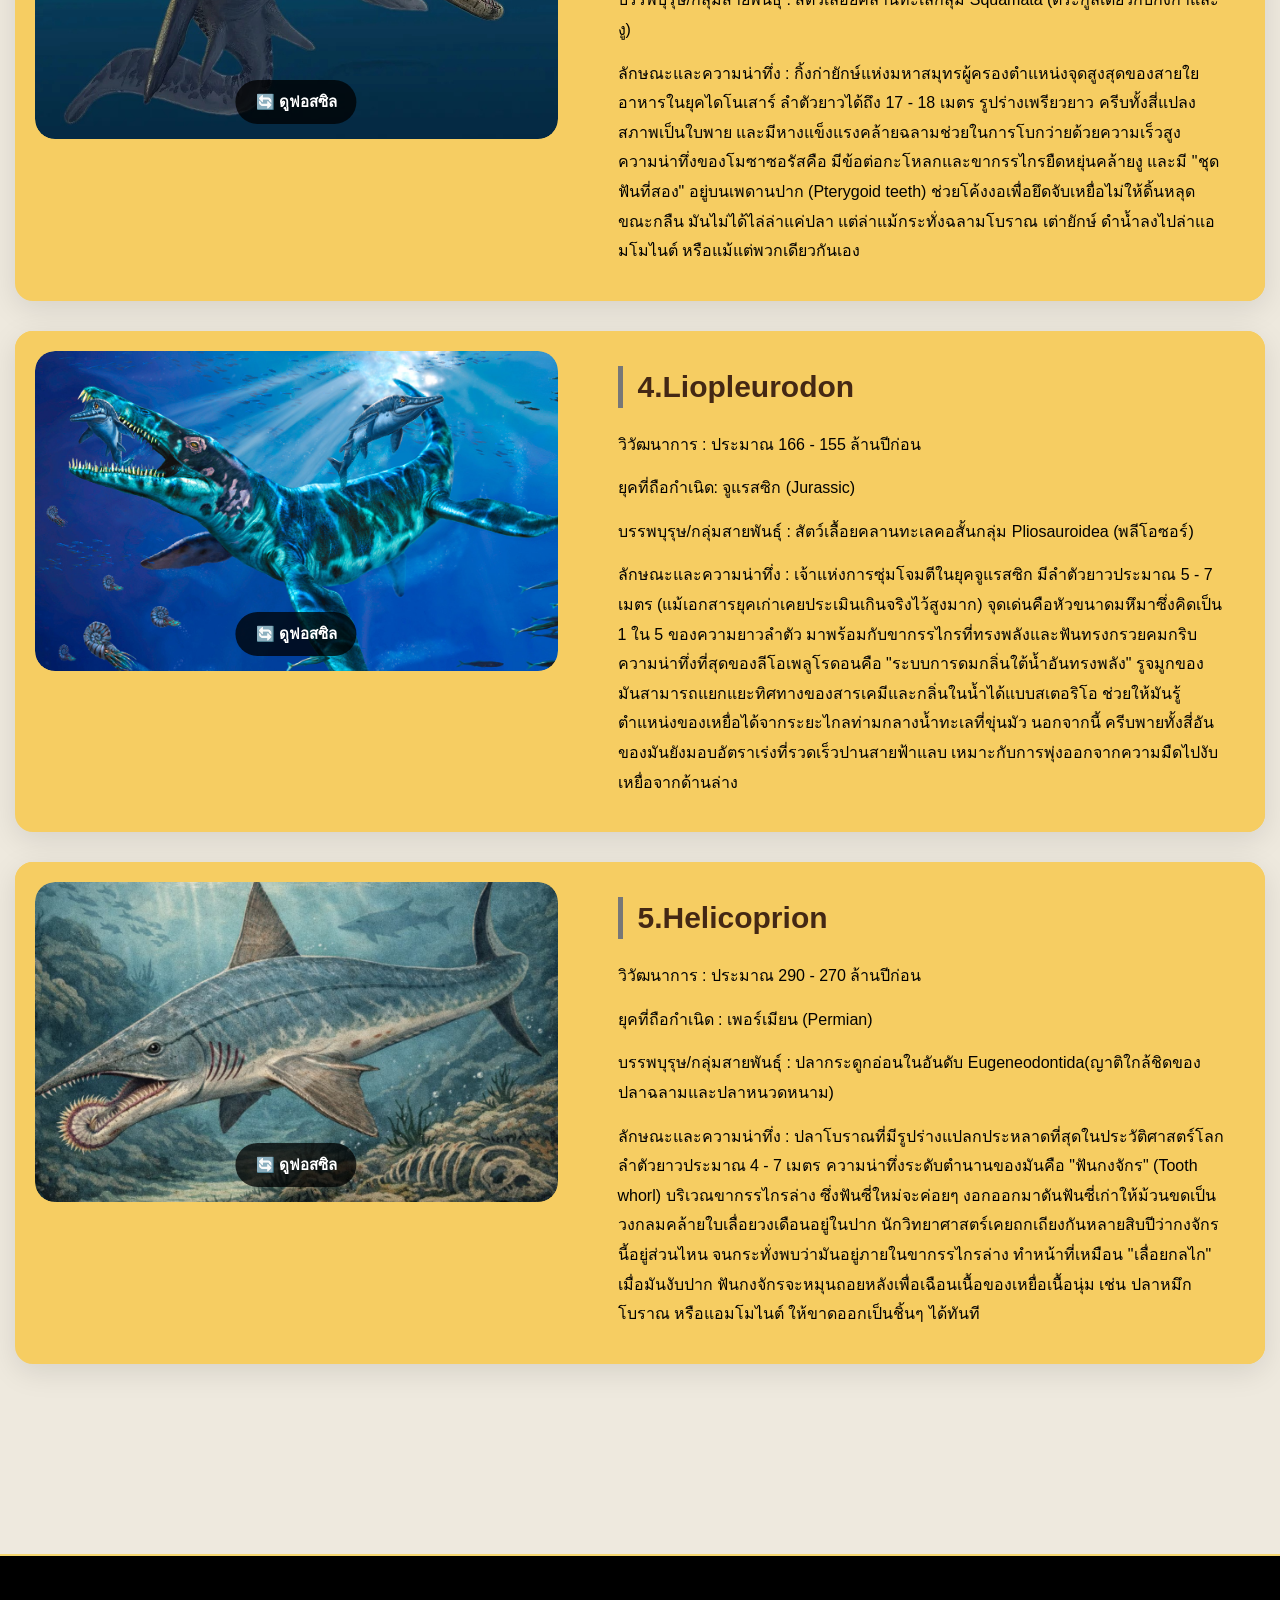
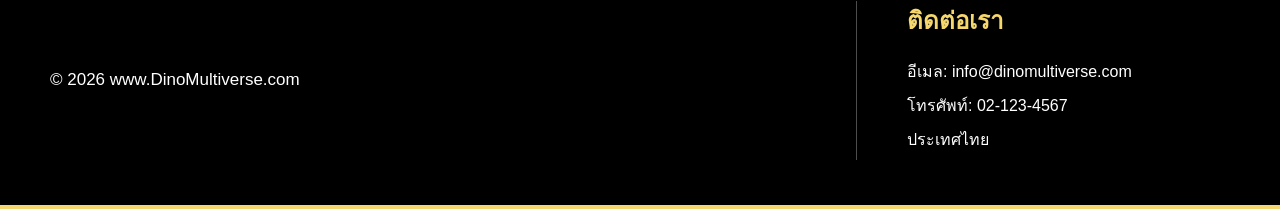
<file: sea.html>
<!DOCTYPE html>
<html lang="en">
<head>
    <meta charset="UTF-8">
    <meta name="viewport" content="width=device-width, initial-scale=1.0">
    <title>สัตว์น้ำ🐟</title>
    <link rel="stylesheet" href="style.css">
     <link rel="stylesheet" href="banner.css">
    <script src="script.js" defer></script>
</head>

<body>
<!-- ส่วนบน -->
   <header> 
    <div class="header">
        <div class="logo">
            <img src="pic/logo.jpg"  alt="สัตว์ดึกดำบรรพ์">
            <p style="color: #ffffff;">Dino Multiverse </p>
        </div>
        <nav>
            <ul>
                <li><a href="index.html">หน้าหลัก</a></li>
                <li class="dropdown">
                    <a href="#">สัตว์ดึกดำบรรพ์</a>
                    <ul class="dropdown-content">
                        <li><a href="land.html">สัตว์บก</a></li>
                        <li><a href="sea.html">สัตว์น้ำ</a></li>
                        <li><a href="bird.html">สัตว์ปีก</a></li>
                        <li><a href="snake.html">สัตว์เลื้อยคลาน</a></li>
                        <li><a href="evolution.html">สัตว์ที่มีวิวัฒนาการถึงปัจจุบัน</a></li>
                    </ul>
                </li>
                <li class="dropdown">
                    <a href="#">เพิ่มเติม</a>
                    <ul class="dropdown-content">
                        <li><a href="era.html">ยุคสมัย</a></li>
                        <li><a href="travel.html">สถานที่ท่องเที่ยว</a></li>
                    </ul>
                </li>
                <li><a href="contact.html">ติดต่อเรา</a></li>
            </ul>
        </nav>

    </div>
   </header>
   <section class="category-hero">
    <div class="category-content">
        <h1 class="title-hero">
            สัตว์น้ำ คืออะไร?
        </h1>
        <div class="category-line"></div>
        <p>
            สัตว์น้ำ หมายถึง สัตว์ที่อาศัยในน้ำหรือมีวงจรชีวิตส่วนหนึ่งอยู่ในน้ำหรืออาศัยอยู่ในบริเวณที่น้ำท่วมถึง เช่น ปลา กุ้ง ปู เต่า ตะพาบน้ำ จระเข้ รวมทั้งไข่ของสัตว์น้ำนั้น สัตว์น้ำจำพวกเลี้ยงลูกด้วยนม ปลิงทะเล ฟองน้ำ หินปะการัง กัลปังหา และสาหร่ายทะเล ทั้งนี้ รวมทั้งซากหรือส่วนหนึ่งส่วนใดของสัตว์น้ำเหล่านั้น 
        </p>
    </div>
    <div class="category-deco">🐟</div>
   </section>
   <main>
    <div class="animal-grid">
        <div class="animal-card">
            <div class="animal-pic">
                 <div class="animal-flip" id="DunkCard">
                    <div class="animal-front">
                      <img src="pic/S.Dunkleosteus.jpg" alt=" ดังเคิลโอสเตียส"> <!-- 1.ดังเคิลโอสเตียส-->
                      <button class="fossil-btn" onclick="flipAnimal('DunkCard')">
                          🔄 ดูฟอสซิล
                      </button>
                    </div>
                    <div class="animal-back">
                    <img src="pic/s.f.Dunkleosteus.jpg" alt="ฟอสซิลดังเคิลโอสเตียส">
                     <button class="fossil-btn" onclick="flipAnimal('DunkCard')">
                            ↩ กลับดูสัตว์
                    </button>
                    </div>
                </div>
            </div>
            <div class="animal-info">
                <h2>1.Dunkleosteus</h2>
                <p> วิวัฒนาการ : ประมาณ 380 - 360 ล้านปีก่อน</p>
                <p>ยุคที่ถือกำเนิด : เดโวเนียน (Devonian) </p>
                <p>บรรพบุรุษ/กลุ่มสายพันธุ์ : ปลาในกลุ่ม Placodermi (พลาโคเดอร์ไม - ปลามีเกราะ)</p>
                <p> ลักษณะและความน่าทึ่ง : หนึ่งในสัตว์ล่าเหยื่อที่น่ากลัวที่สุดในยุคโบราณ ลำตัวยาวได้ถึง 9 - 10 เมตร และหนักกว่า 4 ตัน ส่วนหัวและอกปกคลุมด้วย "แผ่นเกราะกระดูกหนา" คล้ายรถหุ้มเกราะ ความน่าทึ่งที่สุดคือ มันไม่มีฟันแท้จริง แต่ส่วนขอบของเกราะกระดูกบริเวณคมปากได้วิวัฒนาการกลายเป็น "แผ่นกระดูกแหลมคม" ที่ทำงานเหมือนกรรไกรตัดเหล็ก ดังเคิลโอสเตียสสามารถอ้าปากได้เร็วมากในเวลาเพียง 1/50 ของวินาที เกิดเป็นแรงดูดมหาศาลดึงเหยื่อเข้าปาก และมีแรงกัดสูงถึง 5,000 นิวตัน ซึ่งเทียบเท่ากับแรงกัดของจระเข้น้ำเค็มยุคปัจจุบัน สามารถกัดกระดองของสัตว์อื่นขาดครึ่งได้อย่างสบาย</p>
            </div>
        </div>

        <div class="animal-card">
            <div class="animal-pic">
                 <div class="animal-flip" id="MegaCard">
                    <div class="animal-front">
                      <img src="pic/s.Megalodon.jpg" alt="เมกะโลดอน"> <!--2.เมกะโลดอน-->
                      <button class="fossil-btn" onclick="flipAnimal('MegaCard')">
                          🔄 ดูฟอสซิล
                      </button>
                    </div>
                    <div class="animal-back">
                    <img src="pic/s.f.Megalodon.jpg" alt="ฟอสซิลเมกะโลดอน">
                     <button class="fossil-btn" onclick="flipAnimal('MegaCard')">
                            ↩ กลับดูสัตว์
                    </button>
                    </div>
                </div>
            </div>
            <div class="animal-info">
                <h2>2.Megalodon</h2>
                <p> วิวัฒนาการ : ประมาณ 23 - 3.6 ล้านปีก่อน</p>
                <p>ยุคที่ถือกำเนิด : ไมโอซีน - ไมโอซีนตอนปลาย (Neogene Period) </p>
                <p>บรรพบุรุษ/กลุ่มสายพันธุ์ : ปลาฉลามในอันดับ Lamniformes (วงศ์ Otodontidae)</p> 
                <p>ลักษณะและความน่าทึ่ง : เพชฌฆาตที่ยิ่งใหญ่ที่สุดแห่งท้องทะเลตลอดกาล เป็นปลาฉลามยักษ์ที่มีความยาวลำตัวได้ถึง 15 - 18 เมตร (ใหญ่กว่าฉลามขาวปัจจุบันถึง 3 เท่า) และหนักได้มากถึง 50 - 70 ตัน ฟันของมันมีขนาดใหญ่กว่ามือมนุษย์ (ยาวกว่า 18 เซนติเมตร) เรียงรายเต็มปาก เมกะโลดอนมี "แรงกัดที่มหาศาลที่สุดในประวัติศาสตร์สิ่งมีชีวิตบนโลก" โดยประเมินว่ามีแรงกัดสูงถึง 108,000 - 182,000 นิวตัน (แรงกว่าฉลามขาวถึง 10 เท่า และแรงกว่าทีเร็กซ์!) อาหารหลักของมันคือวาฬขนาดใหญ่ โดยวิธีการล่าคือการพุ่งชนด้วยความเร็วสูงเพื่อบดขยี้ซี่โครงหรือครีบของวาฬให้หัก ก่อนจะกัดบดขยี้เหยื่อทั้งตัว </p>
            </div>
        </div>

        <div class="animal-card">
            <div class="animal-pic">
                 <div class="animal-flip" id="MosaCard">
                    <div class="animal-front">
                      <img src="pic/s.Mosasaurus.jpg" alt="โมซาซอรัส"> <!--3.โมซาซอรัส-->
                      <button class="fossil-btn" onclick="flipAnimal('MosaCard')">
                          🔄 ดูฟอสซิล
                      </button>
                    </div>
                    <div class="animal-back">
                    <img src="pic/s.f.Mosasaurus.jpg" alt="ฟอสซิลโมซาซอรัส">
                     <button class="fossil-btn" onclick="flipAnimal('MosaCard')">
                            ↩ กลับดูสัตว์
                    </button>
                    </div>
                </div>
            </div>
            <div class="animal-info">
                <h2>3.Mosasaurus</h2>
                <p>วิวัฒนาการ : ประมาณ 82 - 66 ล้านปีก่อน</p>
                <p>ยุคที่ถือกำเนิด : ครีเตเชียสตอนปลาย (Late Cretaceous)</p>
                <p>บรรพบุรุษ/กลุ่มสายพันธุ์ : สัตว์เลื้อยคลานทะเลกลุ่ม Squamata (ตระกูลเดียวกับกิ้งก่าและงู) </p> 
                <p> ลักษณะและความน่าทึ่ง : กิ้งก่ายักษ์แห่งมหาสมุทรผู้ครองตำแหน่งจุดสูงสุดของสายใยอาหารในยุคไดโนเสาร์ ลำตัวยาวได้ถึง 17 - 18 เมตร รูปร่างเพรียวยาว ครีบทั้งสี่แปลงสภาพเป็นใบพาย และมีหางแข็งแรงคล้ายฉลามช่วยในการโบกว่ายด้วยความเร็วสูง ความน่าทึ่งของโมซาซอรัสคือ มีข้อต่อกะโหลกและขากรรไกรยืดหยุ่นคล้ายงู และมี "ชุดฟันที่สอง" อยู่บนเพดานปาก (Pterygoid teeth) ช่วยโค้งงอเพื่อยึดจับเหยื่อไม่ให้ดิ้นหลุดขณะกลืน มันไม่ได้ไล่ล่าแค่ปลา แต่ล่าแม้กระทั่งฉลามโบราณ เต่ายักษ์ ดำน้ำลงไปล่าแอมโมไนต์ หรือแม้แต่พวกเดียวกันเอง </p>
            </div>
        </div>

        <div class="animal-card">
            <div class="animal-pic">
                 <div class="animal-flip" id="LioCard">
                    <div class="animal-front">
                      <img src="pic/s.Liopleurodon.jpg" alt="ลีโอเพลูโรดอน "> <!--4.ลีโอเพลูโรดอน -->
                      <button class="fossil-btn" onclick="flipAnimal('LioCard')">
                          🔄 ดูฟอสซิล
                      </button>
                    </div>
                    <div class="animal-back">
                    <img src="pic/s.f.Liopleurodon.jpg" alt="ฟอสซิลลีโอเพลูโรดอน ">
                     <button class="fossil-btn" onclick="flipAnimal('LioCard')">
                            ↩ กลับดูสัตว์
                    </button>
                    </div>
                </div>
            </div>
            <div class="animal-info">
                <h2>4.Liopleurodon</h2>
                <p> วิวัฒนาการ : ประมาณ 166 - 155 ล้านปีก่อน</p>
                <p> ยุคที่ถือกำเนิด: จูแรสซิก (Jurassic)</p>
                <p> บรรพบุรุษ/กลุ่มสายพันธุ์ : สัตว์เลื้อยคลานทะเลคอสั้นกลุ่ม Pliosauroidea (พลีโอซอร์)</p> 
                <p> ลักษณะและความน่าทึ่ง : เจ้าแห่งการซุ่มโจมตีในยุคจูแรสซิก มีลำตัวยาวประมาณ 5 - 7 เมตร (แม้เอกสารยุคเก่าเคยประเมินเกินจริงไว้สูงมาก) จุดเด่นคือหัวขนาดมหึมาซึ่งคิดเป็น 1 ใน 5 ของความยาวลำตัว มาพร้อมกับขากรรไกรที่ทรงพลังและฟันทรงกรวยคมกริบ ความน่าทึ่งที่สุดของลีโอเพลูโรดอนคือ "ระบบการดมกลิ่นใต้น้ำอันทรงพลัง" รูจมูกของมันสามารถแยกแยะทิศทางของสารเคมีและกลิ่นในน้ำได้แบบสเตอริโอ ช่วยให้มันรู้ตำแหน่งของเหยื่อได้จากระยะไกลท่ามกลางน้ำทะเลที่ขุ่นมัว นอกจากนี้ ครีบพายทั้งสี่อันของมันยังมอบอัตราเร่งที่รวดเร็วปานสายฟ้าแลบ เหมาะกับการพุ่งออกจากความมืดไปงับเหยื่อจากด้านล่าง</p>
            </div>
        </div>

        <div class="animal-card">
            <div class="animal-pic">
                 <div class="animal-flip" id="HeliCard">
                    <div class="animal-front">
                      <img src="pic/s.Helicoprion.jpg" alt="เฮลิโคพริออน"> <!--5.เฮลิโคพริออน-->
                      <button class="fossil-btn" onclick="flipAnimal('HeliCard')">
                          🔄 ดูฟอสซิล
                      </button>
                    </div>
                    <div class="animal-back">
                    <img src="pic/s.f.Helicoprion.jpg" alt="ฟอสซิลเฮลิโคพริออน">
                     <button class="fossil-btn" onclick="flipAnimal('HeliCard')">
                            ↩ กลับดูสัตว์
                    </button>
                    </div>
                </div>
            </div>
            <div class="animal-info">
                <h2>5.Helicoprion</h2>
                <p> วิวัฒนาการ : ประมาณ 290 - 270 ล้านปีก่อน</p>
                <p> ยุคที่ถือกำเนิด : เพอร์เมียน (Permian) </p>
                <p> บรรพบุรุษ/กลุ่มสายพันธุ์ : ปลากระดูกอ่อนในอันดับ Eugeneodontida(ญาติใกล้ชิดของปลาฉลามและปลาหนวดหนาม)</p> 
                <p>  ลักษณะและความน่าทึ่ง : ปลาโบราณที่มีรูปร่างแปลกประหลาดที่สุดในประวัติศาสตร์โลก ลำตัวยาวประมาณ 4 - 7 เมตร ความน่าทึ่งระดับตำนานของมันคือ "ฟันกงจักร" (Tooth whorl) บริเวณขากรรไกรล่าง ซึ่งฟันซี่ใหม่จะค่อยๆ งอกออกมาดันฟันซี่เก่าให้ม้วนขดเป็นวงกลมคล้ายใบเลื่อยวงเดือนอยู่ในปาก นักวิทยาศาสตร์เคยถกเถียงกันหลายสิบปีว่ากงจักรนี้อยู่ส่วนไหน จนกระทั่งพบว่ามันอยู่ภายในขากรรไกรล่าง ทำหน้าที่เหมือน "เลื่อยกลไก" เมื่อมันงับปาก ฟันกงจักรจะหมุนถอยหลังเพื่อเฉือนเนื้อของเหยื่อเนื้อนุ่ม เช่น ปลาหมึกโบราณ หรือแอมโมไนต์ ให้ขาดออกเป็นชิ้นๆ ได้ทันที</p>
            </div>
        </div>

    </div>
    
   </main>
   <footer>
    <div class="footer-info">
        <div>
             <p>© 2026 www.DinoMultiverse.com</p>
        </div>
        <div class="footer-nav">
            <nav></nav>
        </div>
        <div>
            <h4>ติดต่อเรา</h4>
            <p>อีเมล: info@dinomultiverse.com</p>
            <p>โทรศัพท์: 02-123-4567</p>
            <p>ประเทศไทย</p>
        </div>
    </div>
    
   </footer>
</body>
</html>
</file>
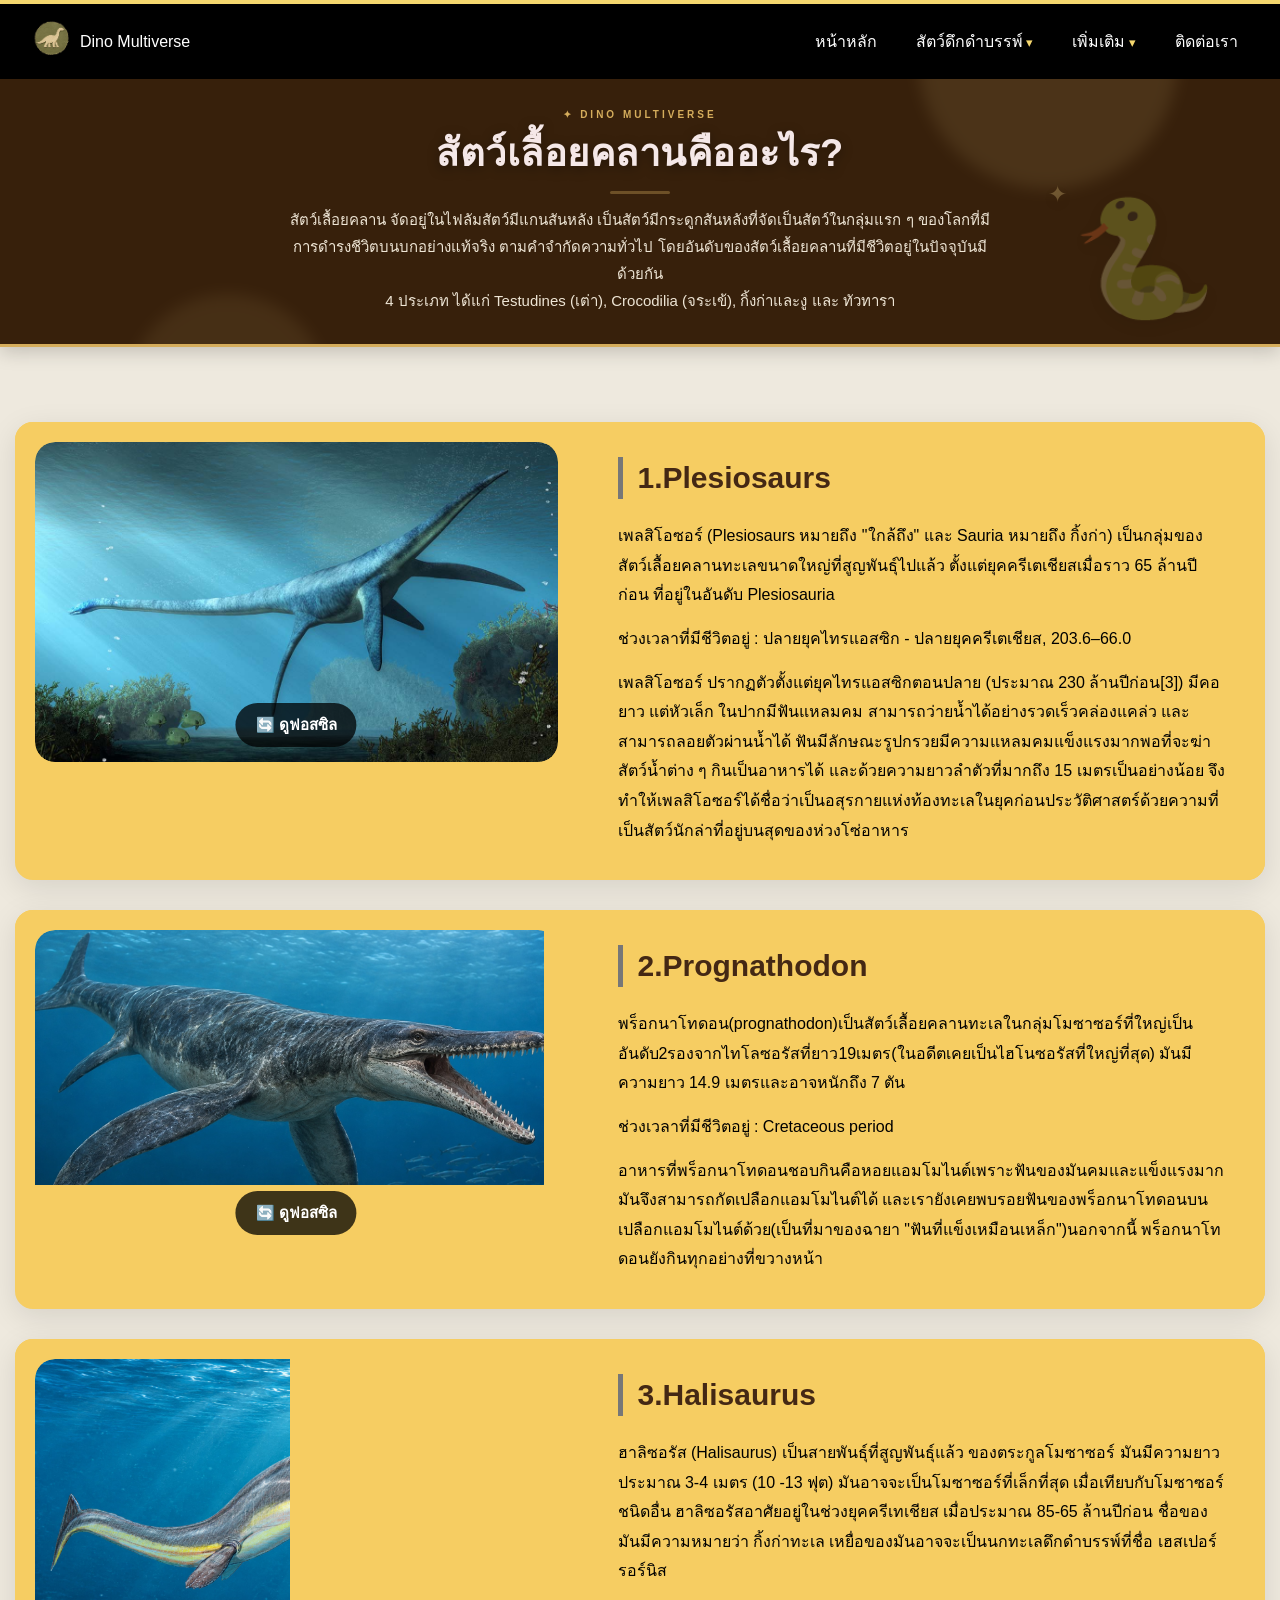
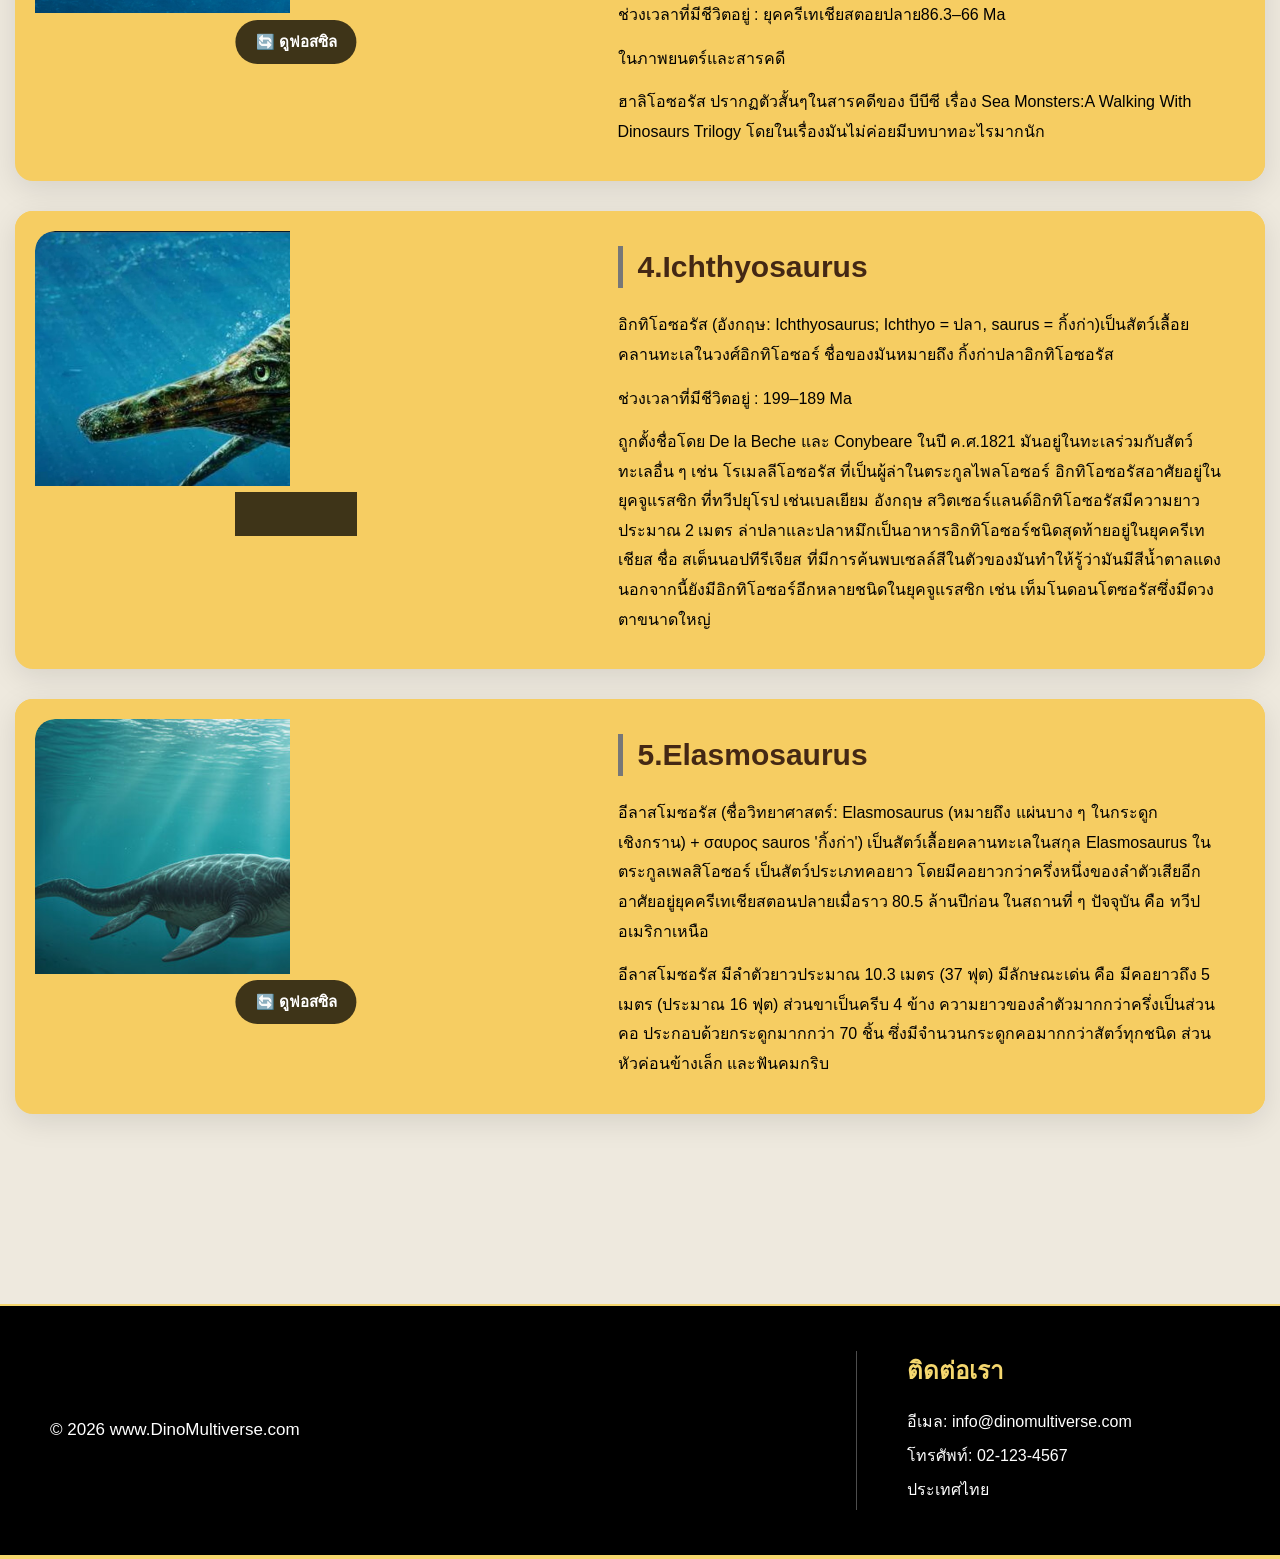
<file: snake.html>
<!DOCTYPE html>
<html lang="en">
<head>
    <meta charset="UTF-8">
    <meta name="viewport" content="width=device-width, initial-scale=1.0">
    <title>สัตว์เลื้อยคลาน🐊</title>
    <link rel="stylesheet" href="style.css">
    <script src="script.js" defer></script>
    <link rel="stylesheet" href="banner.css">
    
</head>
<body>
 <!-- ส่วนบน -->
   <header> 
    <div class="header">
        <div class="logo">
            <img src="pic/logo.jpg"  alt="สัตว์ดึกดำบรรพ์">
            <p style="color: #ffffff;">Dino Multiverse </p>
        </div>
        <nav>
            <ul>
                <li><a href="index.html">หน้าหลัก</a></li>
                <li class="dropdown">
                    <a href="#">สัตว์ดึกดำบรรพ์</a>
                    <ul class="dropdown-content">
                        <li><a href="land.html">สัตว์บก</a></li>
                        <li><a href="sea.html">สัตว์น้ำ</a></li>
                        <li><a href="bird.html">สัตว์ปีก</a></li>
                        <li><a href="snake.html">สัตว์เลื้อยคลาน</a></li>
                        <li><a href="evolution.html">สัตว์ที่มีวิวัฒนาการถึงปัจจุบัน</a></li>
                    </ul>
                </li>
                <li class="dropdown">
                    <a href="#">เพิ่มเติม</a>
                    <ul class="dropdown-content">
                        <li><a href="era.html">ยุคสมัย</a></li>
                        <li><a href="travel.html">สถานที่ท่องเที่ยว</a></li>
                    </ul>
                </li>
                <li><a href="contact.html">ติดต่อเรา</a></li>
            </ul>
        </nav>

    </div>
   </header>
   <section class="category-hero">
    <div class="category-content">
        <h1 class="title-hero">
           สัตว์เลื้อยคลานคืออะไร?
        </h1>
        <div class="category-line"></div>
        <p>
            สัตว์เลื้อยคลาน จัดอยู่ในไฟลัมสัตว์มีแกนสันหลัง เป็นสัตว์มีกระดูกสันหลังที่จัดเป็นสัตว์ในกลุ่มแรก ๆ ของโลกที่มี<br>การดำรงชีวิตบนบกอย่างแท้จริง ตามคำจำกัดความทั่วไป โดยอันดับของสัตว์เลื้อยคลานที่มีชีวิตอยู่ในปัจจุบันมีด้วยกัน<br> 4 ประเภท ได้แก่ Testudines (เต่า), Crocodilia (จระเข้), กิ้งก่าและงู และ ทัวทารา
        </p>
    </div>
    <div class="category-deco">🐍</div>
   </section>
   <main>
    <div class="animal-grid">
        <div class="animal-card">
            <div class="animal-pic">
                 <div class="animal-flip" id="PlesioCard">
                    <div class="animal-front">
                      <img src="pic/n.Plesiosaurs.jpg" alt="เพลสิโอซอร์"> <!--1.เพลสิโอซอร์-->
                      <button class="fossil-btn" onclick="flipAnimal('PlesioCard')">
                          🔄 ดูฟอสซิล
                      </button>
                    </div>
                    <div class="animal-back">
                    <img src="pic/n.f.Plesiosaurs.jpg" alt="ฟอสซิลเพลสิโอซอร์">
                     <button class="fossil-btn" onclick="flipAnimal('PlesioCard')">
                            ↩ กลับดูสัตว์
                    </button>
                    </div>
                </div>
            </div>
            <div class="animal-info">
                <h2>1.Plesiosaurs</h2>
                <p>เพลสิโอซอร์ (Plesiosaurs หมายถึง "ใกล้ถึง" และ Sauria หมายถึง กิ้งก่า) เป็นกลุ่มของสัตว์เลื้อยคลานทะเลขนาดใหญ่ที่สูญพันธุ์ไปแล้ว ตั้งแต่ยุคครีเตเชียสเมื่อราว 65 ล้านปีก่อน ที่อยู่ในอันดับ Plesiosauria </p>
                <p>ช่วงเวลาที่มีชีวิตอยู่ : ปลายยุคไทรแอสซิก - ปลายยุคครีเตเชียส, 203.6–66.0 </p>
                <p>เพลสิโอซอร์ ปรากฏตัวตั้งแต่ยุคไทรแอสซิกตอนปลาย (ประมาณ 230 ล้านปีก่อน[3]) มีคอยาว แต่หัวเล็ก ในปากมีฟันแหลมคม สามารถว่ายน้ำได้อย่างรวดเร็วคล่องแคล่ว และสามารถลอยตัวผ่านน้ำได้ ฟันมีลักษณะรูปกรวยมีความแหลมคมแข็งแรงมากพอที่จะฆ่าสัตว์น้ำต่าง ๆ กินเป็นอาหารได้ และด้วยความยาวลำตัวที่มากถึง 15 เมตรเป็นอย่างน้อย จึงทำให้เพลสิโอซอร์ได้ชื่อว่าเป็นอสุรกายแห่งท้องทะเลในยุคก่อนประวัติศาสตร์ด้วยความที่เป็นสัตว์นักล่าที่อยู่บนสุดของห่วงโซ่อาหาร</p>
            </div>
        </div>

        <div class="animal-card">
            <div class="animal-pic">
                 <div class="animal-flip" id="PrognCard">
                    <div class="animal-front">
                      <img src="pic/n.prognathodon.jpg" alt="พร็อกนาโทดอน"> <!--2.พร็อกนาโทดอน-->
                      <button class="fossil-btn" onclick="flipAnimal('PrognCard')">
                          🔄 ดูฟอสซิล
                      </button>
                    </div>
                    <div class="animal-back">
                    <img src="pic/n.f.Prognathodon.jpg" alt="ฟอสซิลพร็อกนาโทดอน">
                     <button class="fossil-btn" onclick="flipAnimal('PrognCard')">
                            ↩ กลับดูสัตว์
                    </button>
                    </div>
                </div>
            </div>
            <div class="animal-info">
                <h2>2.Prognathodon</h2>
                <p>พร็อกนาโทดอน(prognathodon)เป็นสัตว์เลื้อยคลานทะเลในกลุ่มโมซาซอร์ที่ใหญ่เป็นอันดับ2รองจากไทโลซอรัสที่ยาว19เมตร(ในอดีตเคยเป็นไฮโนซอรัสที่ใหญ่ที่สุด) มันมีความยาว 14.9 เมตรและอาจหนักถึง 7 ตัน </p>
                <p>ช่วงเวลาที่มีชีวิตอยู่ : Cretaceous period </p>
                <p>อาหารที่พร็อกนาโทดอนชอบกินคือหอยแอมโมไนต์เพราะฟันของมันคมและแข็งแรงมาก มันจึงสามารถกัดเปลือกแอมโมไนต์ได้ และเรายังเคยพบรอยฟันของพร็อกนาโทดอนบนเปลือกแอมโมไนต์ด้วย(เป็นที่มาของฉายา "ฟันที่แข็งเหมือนเหล็ก")นอกจากนี้ พร็อกนาโทดอนยังกินทุกอย่างที่ขวางหน้า</p> 
            </div>
        </div>

        <div class="animal-card">
            <div class="animal-pic">
                 <div class="animal-flip" id="HalisaurusCard">
                    <div class="animal-front">
                      <img src="pic/n.Halisaurus.jpg" alt="ฮาลิซอรัส"> <!--3.ฮาลิซอรัส-->
                      <button class="fossil-btn" onclick="flipAnimal('HalisaurusCard')">
                          🔄 ดูฟอสซิล
                      </button>
                    </div>
                    <div class="animal-back">
                    <img src="pic/n.f.Halisaurus.jpg" alt="ฟอสซิลฮาลิซอรัส">
                     <button class="fossil-btn" onclick="flipAnimal('HalisaurusCard')">
                            ↩ กลับดูสัตว์
                    </button>
                    </div>
                </div>
            </div>
            <div class="animal-info">
                <h2>3.Halisaurus</h2>
                <p>ฮาลิซอรัส (Halisaurus) เป็นสายพันธุ์ที่สูญพันธุ์แล้ว ของตระกูลโมซาซอร์ มันมีความยาวประมาณ 3-4 เมตร (10 -13 ฟุต) มันอาจจะเป็นโมซาซอร์ที่เล็กที่สุด เมื่อเทียบกับโมซาซอร์ชนิดอื่น ฮาลิซอรัสอาศัยอยู่ในช่วงยุคครีเทเชียส เมื่อประมาณ 85-65 ล้านปีก่อน ชื่อของมันมีความหมายว่า กิ้งก่าทะเล เหยื่อของมันอาจจะเป็นนกทะเลดึกดำบรรพ์ที่ชื่อ เฮสเปอร์รอร์นิส </p>
                <p>ช่วงเวลาที่มีชีวิตอยู่ : ยุคครีเทเชียสตอยปลาย86.3–66 Ma </p>
                <p> ในภาพยนตร์และสารคดี</p> 
                <p>ฮาลิโอซอรัส ปรากฏตัวสั้นๆในสารคดีของ บีบีซี เรื่อง Sea Monsters:A Walking With Dinosaurs Trilogy โดยในเรื่องมันไม่ค่อยมีบทบาทอะไรมากนัก </p>
            </div>
        </div>

        <div class="animal-card">
            <div class="animal-pic">
                 <div class="animal-flip" id="IchthCard">
                    <div class="animal-front">
                      <img src="pic/n. Ichthyosaurus.jpg" alt="อิกทิโอซอรัส "> <!--4.อิกทิโอซอรัส -->
                      <button class="fossil-btn" onclick="flipAnimal('IchthCard')">
                          🔄 ดูฟอสซิล
                      </button>
                    </div>
                    <div class="animal-back">
                    <img src="pic/n.f.Ichthyosaurus.jpg" alt="ฟอสซิลอิกทิโอซอรัส ">
                     <button class="fossil-btn" onclick="flipAnimal('IchthCard')">
                            ↩ กลับดูสัตว์
                    </button>
                    </div>
                </div>
            </div>
            <div class="animal-info">
                <h2>4.Ichthyosaurus</h2>
                <p>อิกทิโอซอรัส (อังกฤษ: Ichthyosaurus; Ichthyo = ปลา, saurus = กิ้งก่า)เป็นสัตว์เลื้อยคลานทะเลในวงศ์อิกทิโอซอร์ ชื่อของมันหมายถึง กิ้งก่าปลาอิกทิโอซอรัส </p>
                <p>ช่วงเวลาที่มีชีวิตอยู่ : 199–189 Ma </p>
                <p>ถูกตั้งชื่อโดย De la Beche และ Conybeare ในปี ค.ศ.1821 มันอยู่ในทะเลร่วมกับสัตว์ทะเลอื่น ๆ เช่น โรเมลลีโอซอรัส ที่เป็นผู้ล่าในตระกูลไพลโอซอร์ อิกทิโอซอรัสอาศัยอยู่ในยุคจูแรสซิก ที่ทวีปยุโรป เช่นเบลเยียม อังกฤษ สวิตเซอร์แลนด์อิกทิโอซอรัสมีความยาวประมาณ 2 เมตร ล่าปลาและปลาหมึกเป็นอาหารอิกทิโอซอร์ชนิดสุดท้ายอยู่ในยุคครีเทเชียส ชื่อ สเต็นนอปทีรีเจียส ที่มีการค้นพบเซลล์สีในตัวของมันทำให้รู้ว่ามันมีสีน้ำตาลแดง นอกจากนี้ยังมีอิกทิโอซอร์อีกหลายชนิดในยุคจูแรสซิก เช่น เท็มโนดอนโตซอรัสซึ่งมีดวงตาขนาดใหญ่</p> 
            </div>
        </div>

        <div class="animal-card">
            <div class="animal-pic">
                 <div class="animal-flip" id="ElasCard">
                    <div class="animal-front">
                      <img src="pic/n.Elasmosaurus.jpg" alt="อีลาสโมซอรัส"> <!--5.อีลาสโมซอรัส-->
                      <button class="fossil-btn" onclick="flipAnimal('ElasCard')">
                          🔄 ดูฟอสซิล
                      </button>
                    </div>
                    <div class="animal-back">
                    <img src="pic/n.f.Elasmosaurus.jpg" alt="ฟอสซิลอีลาสโมซอรัส">
                     <button class="fossil-btn" onclick="flipAnimal('ElasCard')">
                            ↩ กลับดูสัตว์
                    </button>
                    </div>
                </div>
            </div>
            <div class="animal-info">
                <h2>5.Elasmosaurus</h2>
                <p>อีลาสโมซอรัส (ชื่อวิทยาศาสตร์: Elasmosaurus (หมายถึง แผ่นบาง ๆ ในกระดูกเชิงกราน) + σαυρος sauros 'กิ้งก่า') เป็นสัตว์เลื้อยคลานทะเลในสกุล Elasmosaurus ในตระกูลเพลสิโอซอร์ เป็นสัตว์ประเภทคอยาว โดยมีคอยาวกว่าครึ่งหนึ่งของลำตัวเสียอีกอาศัยอยู่ยุคครีเทเชียสตอนปลายเมื่อราว 80.5 ล้านปีก่อน ในสถานที่ ๆ ปัจจุบัน คือ ทวีปอเมริกาเหนือ </p>
                <p>อีลาสโมซอรัส มีลำตัวยาวประมาณ 10.3 เมตร (37 ฟุต) มีลักษณะเด่น คือ มีคอยาวถึง 5 เมตร (ประมาณ 16 ฟุต) ส่วนขาเป็นครีบ 4 ข้าง ความยาวของลำตัวมากกว่าครึ่งเป็นส่วนคอ ประกอบด้วยกระดูกมากกว่า 70 ชิ้น ซึ่งมีจำนวนกระดูกคอมากกว่าสัตว์ทุกชนิด ส่วนหัวค่อนข้างเล็ก และฟันคมกริบ </p>
            </div>
        </div>

    </div>
    
   </main>
   <footer>
    <div class="footer-info">
        <div>
             <p>© 2026 www.DinoMultiverse.com</p>
        </div>
        <div class="footer-nav">
            <nav></nav>
        </div>
        <div>
            <h4>ติดต่อเรา</h4>
            <p>อีเมล: info@dinomultiverse.com</p>
            <p>โทรศัพท์: 02-123-4567</p>
            <p>ประเทศไทย</p>
        </div>
    </div>
    
   </footer>
</body>
</html>
</file>
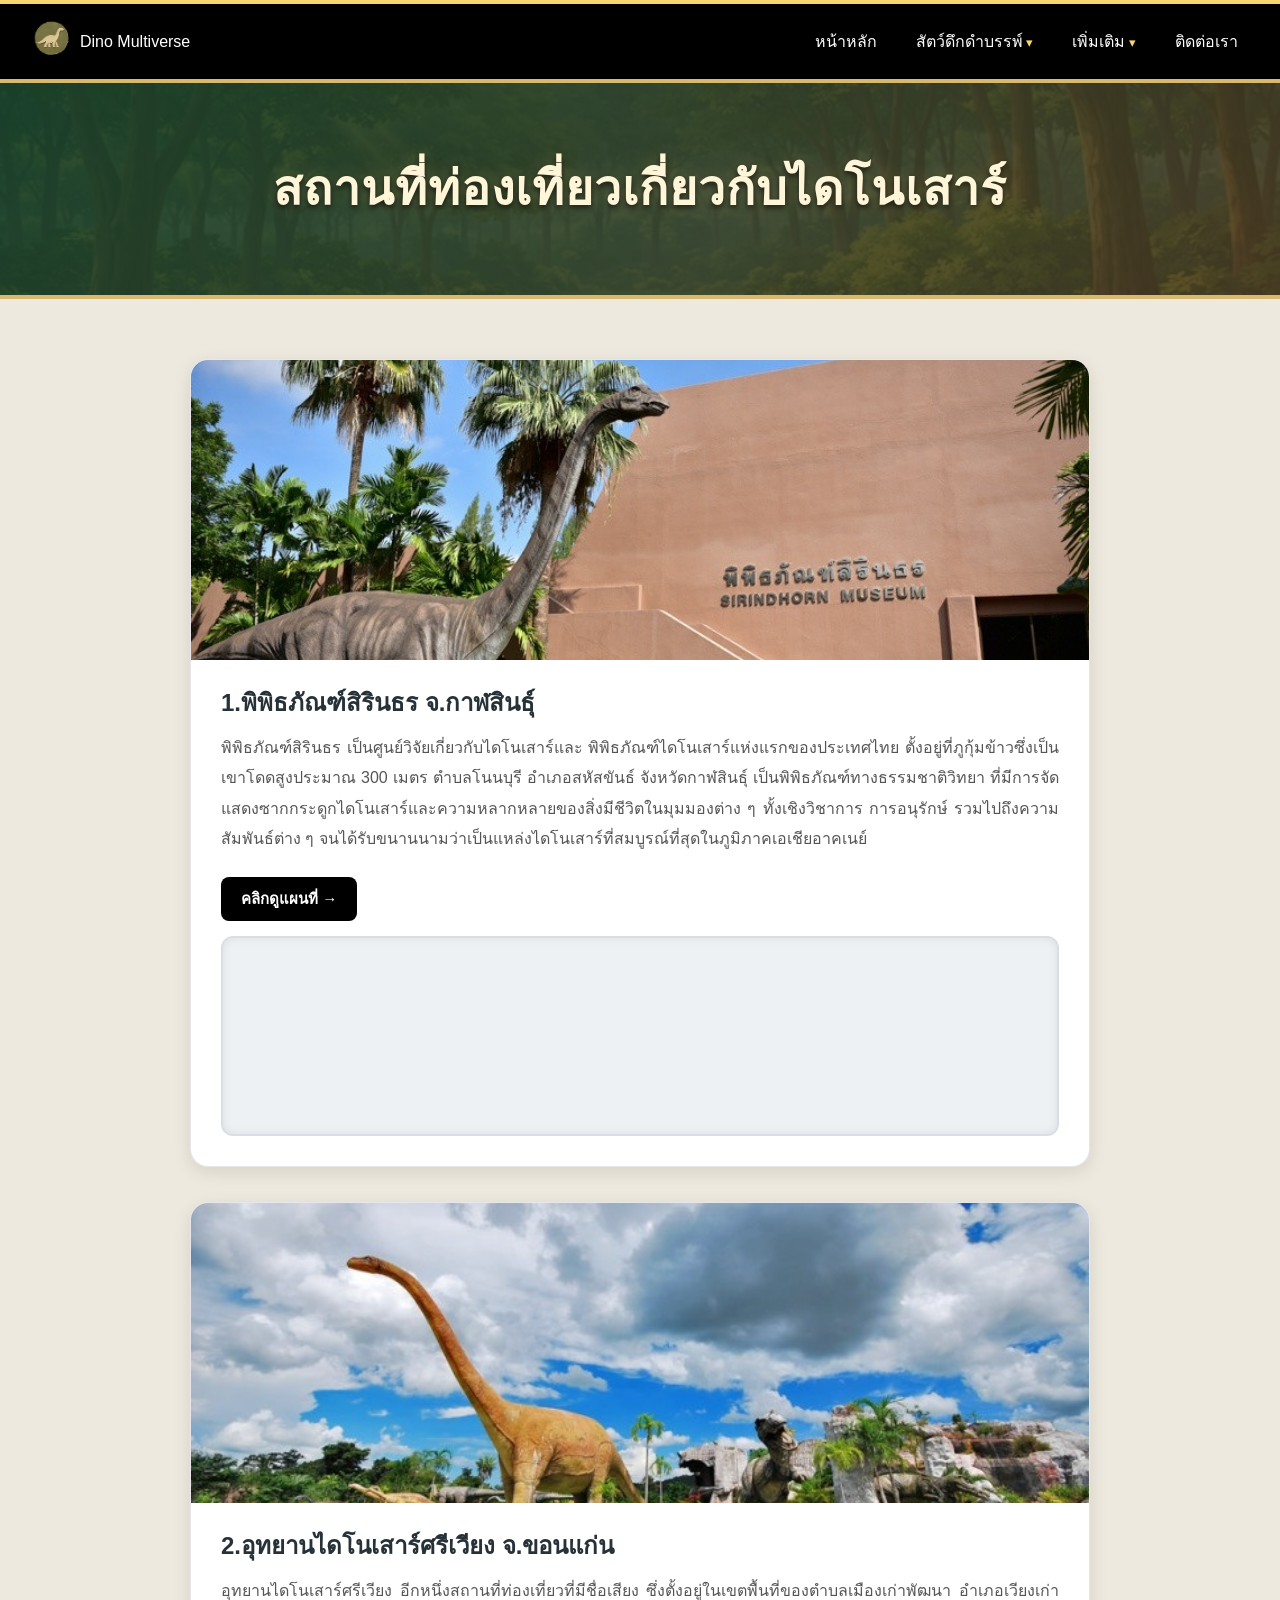
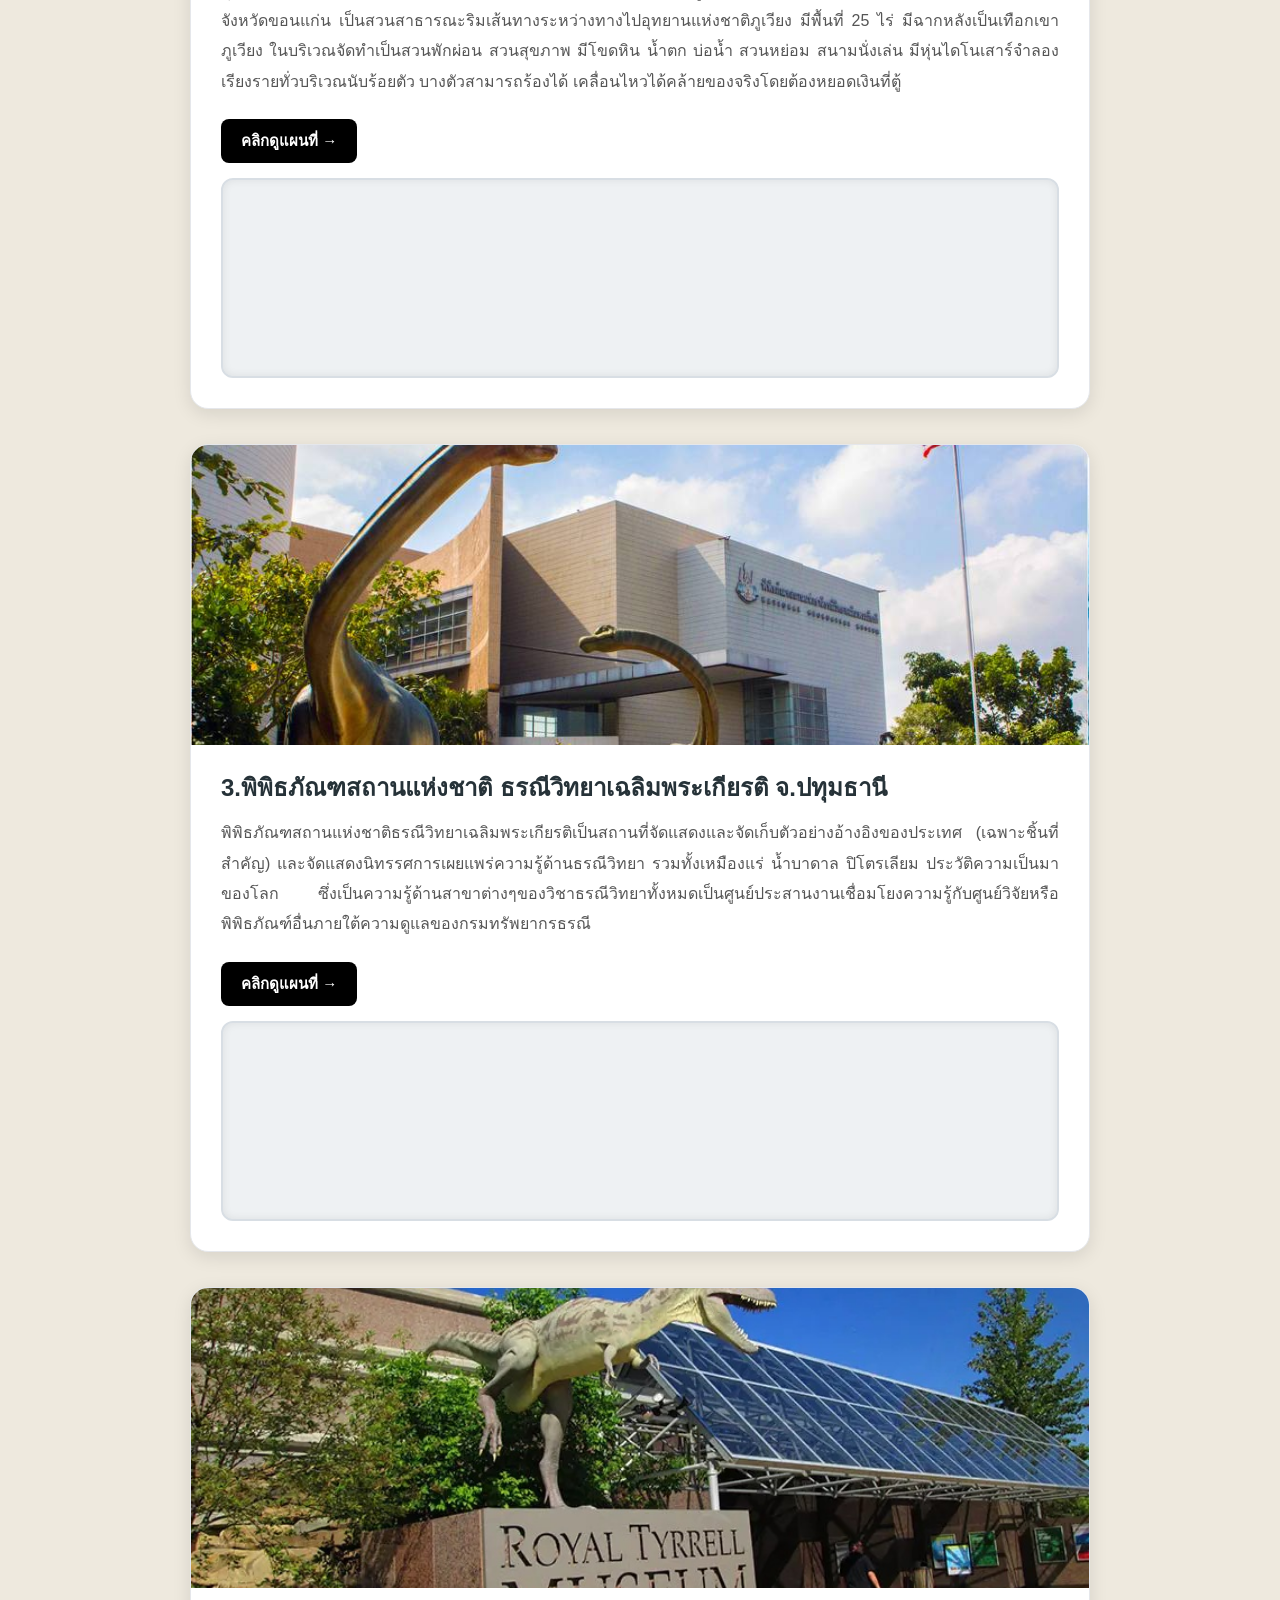
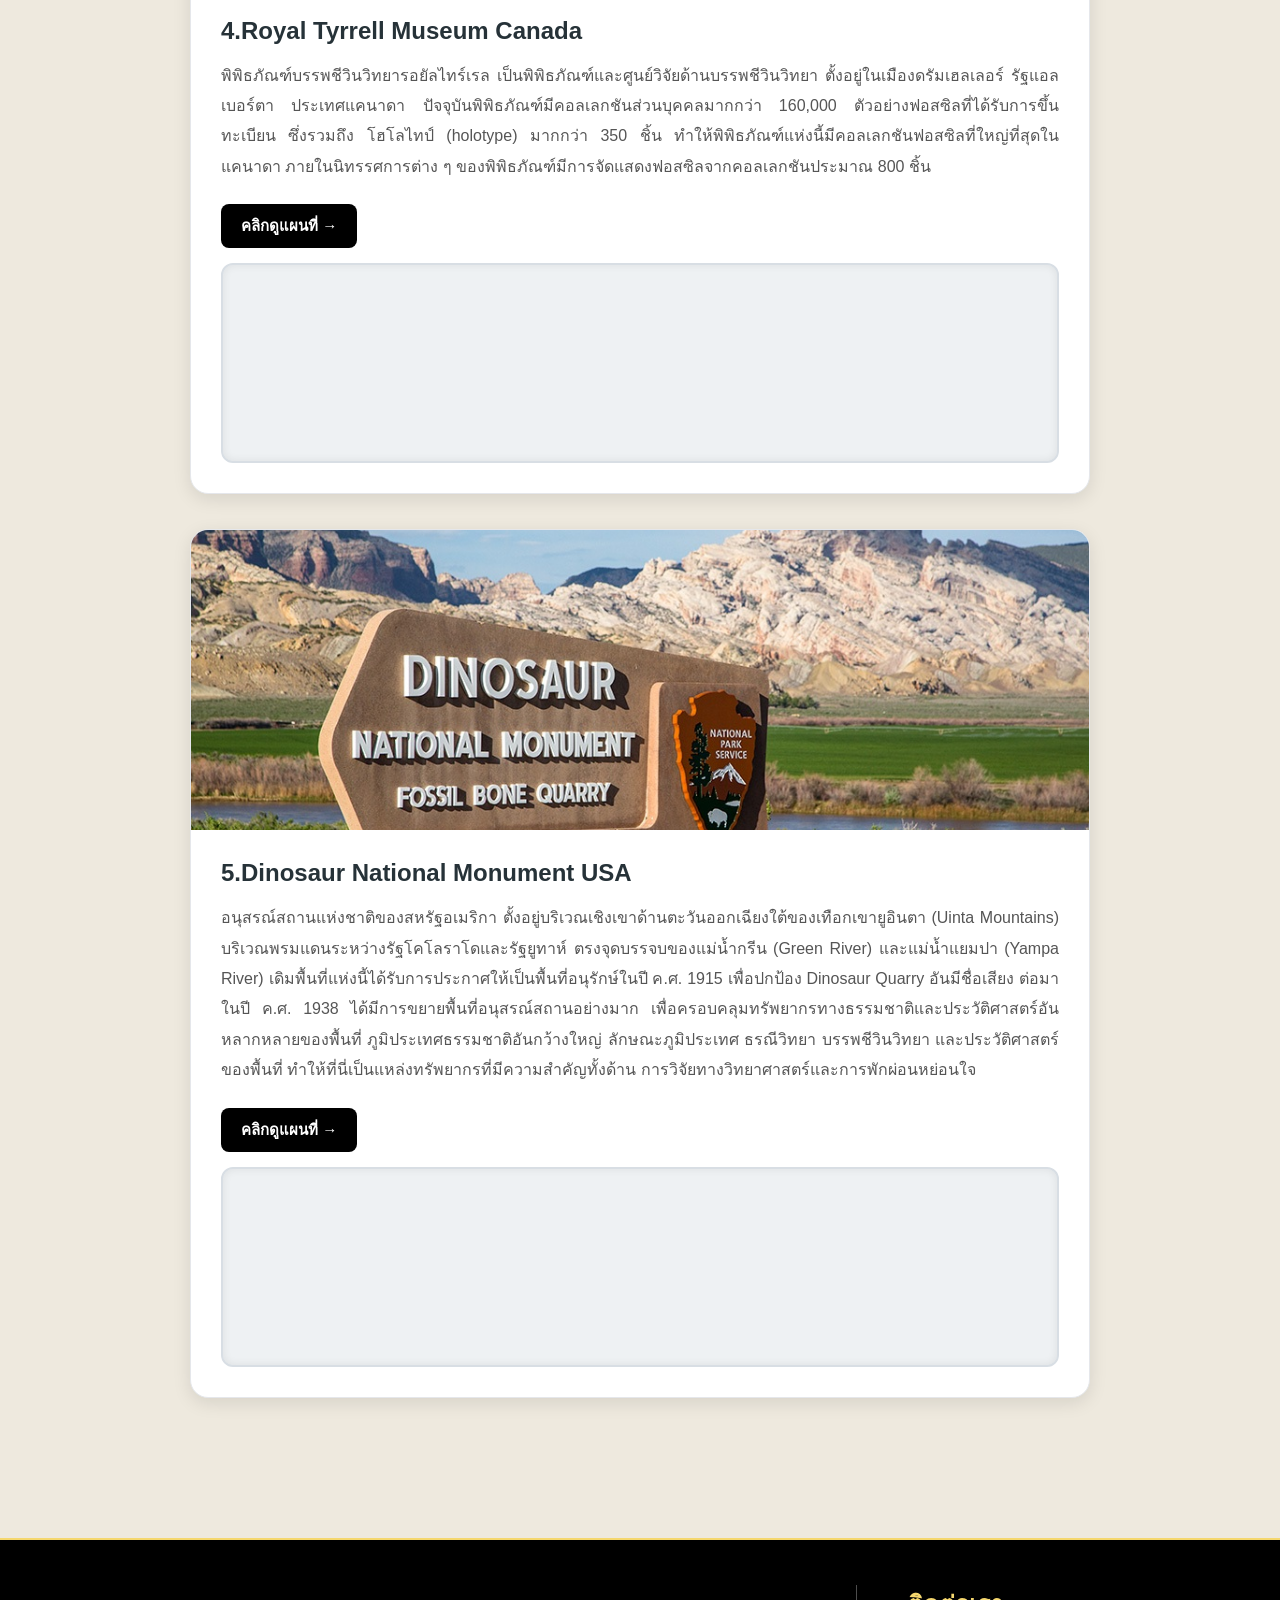
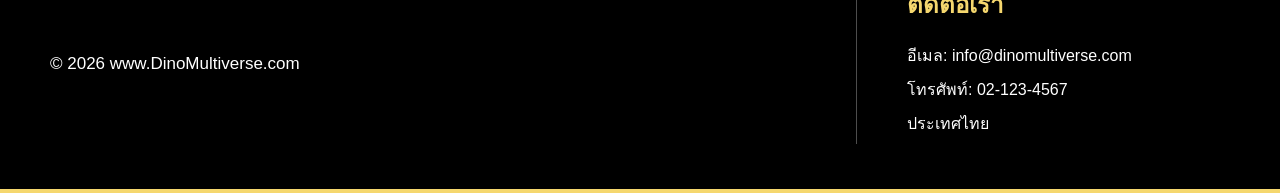
<file: travel.html>
<!DOCTYPE html>
<html lang="en">
<head>
    <meta charset="UTF-8">
    <meta name="viewport" content="width=device-width, initial-scale=1.0">
    <title>สถานที่ท่องเที่ยว🌴</title>
    <link rel="stylesheet" href="style.css">
    <link rel="stylesheet" href="banner.css">
    <script src="script.js" defer></script>
</head>
<body>
 <!-- ส่วนบน -->
   <header> 
    <div class="header">
        <div class="logo">
            <img src="pic/logo.jpg"  alt="สัตว์ดึกดำบรรพ์">
            <p style="color: #ffffff;">Dino Multiverse </p>
        </div>
        <nav>
            <ul>
                <li><a href="index.html">หน้าหลัก</a></li>
                <li class="dropdown">
                    <a href="#">สัตว์ดึกดำบรรพ์</a>
                    <ul class="dropdown-content">
                        <li><a href="land.html">สัตว์บก</a></li>
                        <li><a href="sea.html">สัตว์น้ำ</a></li>
                        <li><a href="bird.html">สัตว์ปีก</a></li>
                        <li><a href="snake.html">สัตว์เลื้อยคลาน</a></li>
                        <li><a href="evolution.html">สัตว์ที่มีวิวัฒนาการถึงปัจจุบัน</a></li>
                    </ul>
                </li>
                <li class="dropdown">
                    <a href="#">เพิ่มเติม</a>
                    <ul class="dropdown-content">
                        <li><a href="era.html">ยุคสมัย</a></li>
                        <li><a href="travel.html">สถานที่ท่องเที่ยว</a></li>
                    </ul>
                </li>
                <li><a href="contact.html">ติดต่อเรา</a></li>
            </ul>
        </nav>

    </div>
   </header>

   
    <section class="title-travel">
    <h1>สถานที่ท่องเที่ยวเกี่ยวกับไดโนเสาร์</h1>
    </section>
    <main class="travel-section">
    <div class="travel-container">
        <div class="travel01">
            <img src="pic/สิรินธร .jpg" alt="พิพิธภัณฑ์สิรินธร">
            <h2>1.พิพิธภัณฑ์สิรินธร จ.กาฬสินธุ์</h2>
            <p>พิพิธภัณฑ์สิรินธร เป็นศูนย์วิจัยเกี่ยวกับไดโนเสาร์และ พิพิธภัณฑ์ไดโนเสาร์แห่งแรกของประเทศไทย ตั้งอยู่ที่ภูกุ้มข้าวซึ่งเป็นเขาโดดสูงประมาณ 300 เมตร ตำบลโนนบุรี อำเภอสหัสขันธ์ จังหวัดกาฬสินธุ์ เป็นพิพิธภัณฑ์ทางธรรมชาติวิทยา ที่มีการจัดแสดงซากกระดูกไดโนเสาร์และความหลากหลายของสิ่งมีชีวิตในมุมมองต่าง ๆ ทั้งเชิงวิชาการ การอนุรักษ์ รวมไปถึงความสัมพันธ์ต่าง ๆ จนได้รับขนานนามว่าเป็นแหล่งไดโนเสาร์ที่สมบูรณ์ที่สุดในภูมิภาคเอเชียอาคเนย์</p>
            <a class="map-link" href="https://maps.app.goo.gl/vt2ryw8cW5XTYUCg9" target="_blank">คลิกดูแผนที่ →</a>
            <div class="map-preview">
                <iframe src="https://www.google.com/maps/embed?pb=!1m18!1m12!1m3!1d3821.6710078969522!2d103.52154137491831!3d16.693338684080306!2m3!1f0!2f0!3f0!3m2!1i1024!2i768!4f13.1!3m3!1m2!1s0x3122d2de98051293%3A0x4697d1b9cf1a7d86!2sSirindhorn%20Museum!5e0!3m2!1sen!2sth!4v1791129102748!5m2!1sen!2sth" 
                width="600" 
                height="450" 
                style="border:0;" 
                allowfullscreen="" 
                loading="lazy" r
                eferrerpolicy="strict-origin-when-cross-origin">
                </iframe>
            </div>
        </div>
        <div class="travel02">
            <img src="pic/ศรีเวียง.jpg" alt="อุทยานไดโนเสาร์ศรีเวียง">
            <h2>2.อุทยานไดโนเสาร์ศรีเวียง จ.ขอนแก่น</h2>
            <p> อุทยานไดโนเสาร์ศรีเวียง อีกหนึ่งสถานที่ท่องเที่ยวที่มีชื่อเสียง ซึ่งตั้งอยู่ในเขตพื้นที่ของตำบลเมืองเก่าพัฒนา อำเภอเวียงเก่า จังหวัดขอนแก่น เป็นสวนสาธารณะริมเส้นทางระหว่างทางไปอุทยานแห่งชาติภูเวียง มีพื้นที่ 25 ไร่ มีฉากหลังเป็นเทือกเขาภูเวียง ในบริเวณจัดทำเป็นสวนพักผ่อน สวนสุขภาพ มีโขดหิน น้ำตก บ่อน้ำ สวนหย่อม สนามนั่งเล่น มีหุ่นไดโนเสาร์จำลองเรียงรายทั่วบริเวณนับร้อยตัว บางตัวสามารถร้องได้ เคลื่อนไหวได้คล้ายของจริงโดยต้องหยอดเงินที่ตู้ </p>
            <a class="map-link" href="https://maps.app.goo.gl/3cVSBhVGCeD28bLb9" target="_blank">คลิกดูแผนที่ →</a>
            <div class="map-preview">
                <iframe src="https://www.google.com/maps/embed?pb=!1m18!1m12!1m3!1d3821.9817377166046!2d102.337558974918!3d16.677797284093447!2m3!1f0!2f0!3f0!3m2!1i1024!2i768!4f13.1!3m3!1m2!1s0x31223bd3888bbf3d%3A0xc47134d487ea34c3!2sSi%20Wiang%20Dinosaur%20Park!5e0!3m2!1sen!2sth!4v1791129205321!5m2!1sen!2sth" 
                width="600" 
                height="450" 
                style="border:0;"
                 allowfullscreen="" 
                 loading="lazy" 
                 referrerpolicy="strict-origin-when-cross-origin">
                </iframe>
            </div>
        </div>
        <div class="travel03">
            <img src="pic/พิพิธภัณ.jpg" alt="พิพิธภัณฑสถานแห่งชาติ ธรณีวิทยาเฉลิมพระเกียรติ">
            <h2>3.พิพิธภัณฑสถานแห่งชาติ ธรณีวิทยาเฉลิมพระเกียรติ จ.ปทุมธานี</h2>
            <p>พิพิธภัณฑสถานแห่งชาติธรณีวิทยาเฉลิมพระเกียรติเป็นสถานที่จัดแสดงและจัดเก็บตัวอย่างอ้างอิงของประเทศ (เฉพาะชิ้นที่สำคัญ) และจัดแสดงนิทรรศการเผยแพร่ความรู้ด้านธรณีวิทยา รวมทั้งเหมืองแร่ น้ำบาดาล ปิโตรเลียม ประวัติความเป็นมาของโลก ซึ่งเป็นความรู้ด้านสาขาต่างๆของวิชาธรณีวิทยาทั้งหมดเป็นศูนย์ประสานงานเชื่อมโยงความรู้กับศูนย์วิจัยหรือพิพิธภัณฑ์อื่นภายใต้ความดูแลของกรมทรัพยากรธรณี </p>
            <a class="map-link" href="https://maps.app.goo.gl/GdW6CabKP1dbj6HU7" target="_blank">คลิกดูแผนที่ →</a>
            <div class="map-preview">
                <iframe src="https://www.google.com/maps/embed?pb=!1m18!1m12!1m3!1d3870.1118688918837!2d100.70212177486212!3d14.070570786355372!2m3!1f0!2f0!3f0!3m2!1i1024!2i768!4f13.1!3m3!1m2!1s0x311d819e7221132f%3A0xdf52ba9d3129694c!2sGolden%20Jubilee%20National%20Geological%20Museum!5e0!3m2!1sen!2sth!4v1791129277458!5m2!1sen!2sth"
                 width="600" 
                 height="450" 
                 style="border:0;"
                  allowfullscreen="" 
                  loading="lazy" 
                  referrerpolicy="strict-origin-when-cross-origin">
                </iframe>
            </div>
        </div>
        <div class="travel04">
            <img src="pic/Royal Tyrrell.jpg" alt="Royal Tyrrell Museum">
            <h2>4.Royal Tyrrell Museum Canada</h2>
            <p>พิพิธภัณฑ์บรรพชีวินวิทยารอยัลไทร์เรล เป็นพิพิธภัณฑ์และศูนย์วิจัยด้านบรรพชีวินวิทยา ตั้งอยู่ในเมืองดรัมเฮลเลอร์ รัฐแอลเบอร์ตา ประเทศแคนาดา ปัจจุบันพิพิธภัณฑ์มีคอลเลกชันส่วนบุคคลมากกว่า 160,000 ตัวอย่างฟอสซิลที่ได้รับการขึ้นทะเบียน ซึ่งรวมถึง โฮโลไทป์ (holotype) มากกว่า 350 ชิ้น ทำให้พิพิธภัณฑ์แห่งนี้มีคอลเลกชันฟอสซิลที่ใหญ่ที่สุดในแคนาดา ภายในนิทรรศการต่าง ๆ ของพิพิธภัณฑ์มีการจัดแสดงฟอสซิลจากคอลเลกชันประมาณ 800 ชิ้น</p>
            <a class="map-link" href="https://maps.app.goo.gl/5DLyDtp4NP8btVa57" target="_blank">คลิกดูแผนที่ →</a>
            <div class="map-preview">
                <iframe src="https://www.google.com/maps/embed?pb=!1m18!1m12!1m3!1d2484.853154819206!2d-112.79272142353186!3d51.47920967180692!2m3!1f0!2f0!3f0!3m2!1i1024!2i768!4f13.1!3m3!1m2!1s0x53731287d4027fcb%3A0x12b549e7147418d4!2sRoyal%20Tyrrell%20Museum!5e0!3m2!1sen!2sth!4v1791129003551!5m2!1sen!2sth" 
                width="600" 
                height="450" 
                style="border:0;" 
                allowfullscreen="" 
                loading="lazy" 
                referrerpolicy="strict-origin-when-cross-origin">
                </iframe>
            </div>
        </div>
        <div class="travel05">
            <img src="pic/dinosaur .jpg" alt="Dinosaur National Monument">
            <h2>5.Dinosaur National Monument USA</h2>
            <p>อนุสรณ์สถานแห่งชาติของสหรัฐอเมริกา ตั้งอยู่บริเวณเชิงเขาด้านตะวันออกเฉียงใต้ของเทือกเขายูอินตา (Uinta Mountains) บริเวณพรมแดนระหว่างรัฐโคโลราโดและรัฐยูทาห์ ตรงจุดบรรจบของแม่น้ำกรีน (Green River) และแม่น้ำแยมปา (Yampa River) เดิมพื้นที่แห่งนี้ได้รับการประกาศให้เป็นพื้นที่อนุรักษ์ในปี ค.ศ. 1915 เพื่อปกป้อง Dinosaur Quarry อันมีชื่อเสียง ต่อมาในปี ค.ศ. 1938 ได้มีการขยายพื้นที่อนุสรณ์สถานอย่างมาก เพื่อครอบคลุมทรัพยากรทางธรรมชาติและประวัติศาสตร์อันหลากหลายของพื้นที่ ภูมิประเทศธรรมชาติอันกว้างใหญ่ ลักษณะภูมิประเทศ ธรณีวิทยา บรรพชีวินวิทยา และประวัติศาสตร์ของพื้นที่ ทำให้ที่นี่เป็นแหล่งทรัพยากรที่มีความสำคัญทั้งด้าน การวิจัยทางวิทยาศาสตร์และการพักผ่อนหย่อนใจ</p>
            <a class="map-link" href="https://maps.app.goo.gl/J9LJDzaAAUn9fprn6" target="_blank">คลิกดูแผนที่ →</a>
            <div class="map-preview">
                <iframe src="https://www.google.com/maps/embed?pb=!1m18!1m12!1m3!1d3033.291244511146!2d-108.95132022416759!3d40.51305327142431!2m3!1f0!2f0!3f0!3m2!1i1024!2i768!4f13.1!3m3!1m2!1s0x874502e9cf106e2b%3A0x5126cbf80ae6fd3d!2sDinosaur%20National%20Monument!5e0!3m2!1sen!2sth!4v1791128321823!5m2!1sen!2sth"
                 width="600" height="450" 
                 style="border:0;" 
                 allowfullscreen="" 
                 loading="lazy"
                referrerpolicy="strict-origin-when-cross-origin">
                </iframe>
            </div>
        </div>
    </div>
   </main>
   <footer>
    <div class="footer-info">
        <div>
             <p>© 2026 www.DinoMultiverse.com</p>
        </div>
        <div class="footer-nav">
            <nav></nav>
        </div>
        <div>
            <h4>ติดต่อเรา</h4>
            <p>อีเมล: info@dinomultiverse.com</p>
            <p>โทรศัพท์: 02-123-4567</p>
            <p>ประเทศไทย</p>
        </div>
    </div>
    
   </footer>
</body>
</html>
</file>
<file: style.css>
/* CSS Reset  เพื่อด้านบนชิดขอบ*/
* {
    box-sizing: border-box;
}

html,
body {
    margin: 0;
    padding: 0;
    width: 100%;
    min-height: 100%;
}

/*  BODY  ตั้งค่าหน้าเว็บ */
body {
    margin: 0;
    overflow-x: hidden;
    background-color: var(--bg-color);
    color: var(--text-color);
    font-family:
       "Kanit", "Noto Sans Thai", Arial,sans-serif;
}

header, section, footer {
    max-width: 100%;
}

/* HEADER หลัก */

header {
    width: 100%;
    background: #000000;
    position: sticky;
    top: 0;
    z-index: 1000;
    border-top: 4px solid #f5d76e;
}

/* ใน.HEADER  */

.header {
    width: 100%;
    max-width: none;
    height: 75px;
    margin: 0 auto;
    padding: 0 25px;
    box-sizing: border-box;
    display: flex;
    align-items: center;
    justify-content: space-between;
}

/*   LOGO */

.logo {
    display: flex;
    align-items: center;
    text-decoration: none;
}

.logo img {                 /*  ภาพ LOGO */
    width: 55px;
    height: 55px;
    object-fit: contain;
    transition: transform 0.3s ease;
}

.logo img:hover {
    transform: scale(1.08); /*  LOGO ขยายเมื่อเมาส์ไปวาง */
}
 /* ตัวนำทาง */

nav {
    display: flex;
    align-items: center;
}

nav > ul {
    display: flex;
    align-items: center;

    margin: 0;
    padding: 0;
    list-style: none;
    gap: 5px;
}

nav > ul > li {        /* เมนูหลัก */
    position: relative;
    list-style: none;
}

/* ลิงก์เมนูหลัก */

nav > ul > li > a {
    display: block;
    padding: 12px 17px;
    color: #ffffff;
    text-decoration: none;
    font-size: 16px;
    font-weight: 500;
    border-radius: 8px;
    transition:
        color 0.3s ease,
        background-color 0.3s ease,
        transform 0.3s ease;
}

nav > ul > li > a:hover {
    color: #f5d76e;
    background-color: rgba(255, 255, 255, 0.12);  /* กำหนดความโปรงใส่*/
    transform: translateY(-2px);
}

/* ตัว Dropdown */

.dropdown {
    position: relative;
}

.dropdown > a::after {    /* ลูกศร */
    content: " ▾";
    color: #f5d76e;
    font-size: 13px;
    transition: transform 0.3s ease;
}

.dropdown:hover > a::after {             /* หมุนลูกศรเมื่อ Hover */
    display: inline-block;
    transform: rotate(180deg);
}

/*  กล่อง Dropdown */

nav > ul > li > ul.dropdown-content {
    display: block;            /* ทำให้รายการเรียงแนวตั้ง */
    position: absolute;
    top: 100%;
    left: 0;
    width: 250px;
    min-width: 250px;
    margin: 10px 0 0 0;
    padding: 8px 0;
    list-style: none;
    background: #ffffff;
    border-radius: 10px;
    box-shadow:0 10px 30px rgba(0, 0, 0, 0.20);
    opacity: 0;                   /* ซ่อน Dropdown */
    visibility: hidden;
    transform: translateY(-10px);
    transition:
        opacity 0.25s ease,
        visibility 0.25s ease,
        transform 0.25s ease;
    z-index: 2000;
    box-sizing: border-box;
}

nav > ul > li.dropdown:hover > ul.dropdown-content {           /* แสดง Dropdown เมื่อ Hover */
    opacity: 1;
    visibility: visible;
    transform: translateY(0);
}

nav > ul > li > ul.dropdown-content > li {      /*  รายการใน Dropdown */
    display: block;
    width: 100%;
    margin: 0;
    padding: 0;
    list-style: none;
}

/*   ลิงก์ภายใน Dropdown */

nav > ul > li > ul.dropdown-content > li > a {
    display: block;
    width: 100%;
    box-sizing: border-box;
    padding: 12px 18px;
    color: #26382b;
    background: transparent;
    text-decoration: none;
    font-size: 15px;
    font-weight: 500;
    border-radius: 0;
    transition:
        color 0.2s ease,
        background-color 0.2s ease,
        padding-left 0.2s ease;
}

nav > ul > li > ul.dropdown-content > li > a:hover {    /* Hover Dropdown ตอนคลิก */
    color: #ffffff;
    background-color: #315b38;
    padding-left: 25px;
}

nav > ul > li > ul.dropdown-content > li:not(:last-child) > a {   /* เส้นแบ่ง Drop */
    border-bottom: 1px solid #8989895f;
}

nav > ul > li > a {          /*  เอฟเฟกต์เมนูหลัก */
    position: relative;
}

nav > ul > li:not(.dropdown) > a::after {  /* เส้นใต้เมื่อ Hover หลัก */
    content: "";
    position: absolute;
    left: 50%;
    bottom: 5px;
    width: 0;
    height: 2px;
    background-color: #f5d76e;
    transform: translateX(-50%);
    transition: width 0.3s ease;
}


nav > ul > li:not(.dropdown) > a:hover::after {
    width: 50%;
}

 

/*ส่วน MAIN*/
main {
    width: 100%;
    max-width: 1300px;
    margin: 0 auto;
    padding: 50px 15px 80px;
    box-sizing: border-box;
}


/*กล่องครอบข้อมูลสัตว์รวม*/

.animal-grid {
    width: 100%; 
}


.animal-card {      /*กล่องครอบสัตว์*/
    width: 100%;
    display: grid;
    grid-template-columns:
        minmax(350px, 0.9fr)
        minmax(400px, 1.1fr);
    background-color: var(--card-color);
    border-radius: 18px;
    overflow: hidden;
    box-shadow:0 8px 30px var(--shadow-color);
    margin-bottom: 30px; /* ระยะห่างระหว่างกล่องแต่ละตัว */
}

.animal-pic {   /*กรอบรูปสัตว์*/
    width: 100%;              
    height: 360px;                 /* ความสูงของกรอบรูป รูปทุกตัวจะอยู่ในกรอบสูงเท่ากัน*/
    min-height: 360px;       
    padding: 20px;            /*  ระยะห่างระหว่างรูปกับขอบกรอบ */
    box-sizing: border-box;
    display: flex;               /*  จัดรูปให้อยู่ตรงกลางกรอบ */
    align-items: center;
    justify-content: center;
    background-color: var(--image-bg); /*  สีพื้นหลังกรอบรูป */
    overflow: hidden; /*  ป้องกันรูปทะลุออกนอกกรอบ */
    perspective: 1000px;
}

.animal-flip {
    width: 100%;
    height: 100%;
    position: relative;
    transform-style: preserve-3d;
    transition: transform 0.7s ease;
}

/* เมื่อกดแล้วให้พลิก */

.animal-flip.flipped {
    transform: rotateY(180deg);
}

.animal-front,
.animal-back {
    position: absolute;
    width: 100%;
    height: 100%;
    top: 0;
    left: 0;
    backface-visibility: hidden;
    -webkit-backface-visibility: hidden;
    border-radius: 20px;
    overflow: hidden;

    display: flex;
    align-items: center;
    justify-content: center;
}

/* รูปทั้งสองด้าน */

.animal-front img,
.animal-back img {
    width: 100%;
    height: 100%;

    object-fit: cover;
    object-position: center;

    display: block;

    border-radius: 20px;

    filter: drop-shadow(
        0 5px 10px rgba(0, 0, 0, 0.12)
    );
}

/* ด้านหลัง */

.animal-back {
    transform: rotateY(180deg);

    background-color: #e8e0cf;
}


/* =========================================
   ปุ่มดูฟอสซิล
========================================= */

.fossil-btn {
    position: absolute;

    bottom: 15px;
    left: 50%;

    transform: translateX(-50%);

    border: none;

    padding: 10px 20px;

    border-radius: 25px;

    background-color: rgba(0, 0, 0, 0.75);

    color: white;

    font-size: 15px;

    font-weight: 600;

    cursor: pointer;

    z-index: 10;

    transition:
        background-color 0.3s ease,
        transform 0.3s ease,
        box-shadow 0.3s ease;
}


/* ตอนเอาเมาส์ชี้ปุ่ม */

.fossil-btn:hover {
    background-color: rgba(0, 0, 0, 0.9);

    transform: translateX(-50%) scale(1.05);

    box-shadow:
        0 5px 15px rgba(0, 0, 0, 0.25);
}


/* =========================================
   ป้องกัน animation เก่าชนกับการพลิก
========================================= */

/* ยกเลิก hover scale ของ img เดิม */

.animal-pic:hover img {
    transform: none;
}

.animal-pic img { /*  รูปสัตว์  */
    width: 100%; 
    height: 100%;
    max-width: 100%;
    max-height: 100%;
    display: block;
    object-fit: cover; /*  แสดงรูปทั้งหมด ไม่ตัด */
    object-position: center;
    border-radius: 20px; /*  มุมมนของรูป */
    filter: drop-shadow(  0 5px 10px rgba(0, 0, 0, 0.12) ); /* เงา*/
    transition: transform 0.3s ease; /*  ขยายรูปเมื่อ Hover */
} 

.animal-pic:hover img {  /*้ hover รูปสัตว์ */
    transform: scale(1.03);
}

.animal-info {  /*  ส่วนข้อมูลสัตว์ */
    width: 100%;
    padding: 35px 40px;
    box-sizing: border-box;
    background-color: var(--card-color); /*  สีพื้นหลังส่วนข้อมูลสัตว์ */
}

.animal-info h2 {    /* ชื่อสัตว์ใหญ่ */
    margin: 0 0 22px;
    padding-left: 15px; /* ระยะห่างระหว่างชื่อสัตว์กับเส้นด้านซ้าย */
    border-left: 5px solid var(--accent-color);
    color: var(--heading-color);
    font-size: clamp(22px, 2.5vw, 30px);
    font-weight: 700;
    line-height: 1.4;
}

.animal-info p {     /* ข้อมูลแต่ละย่อหน้า */
    margin: 0 0 14px;
    color: var(--text-color);
    font-size: 16px;
    font-weight: 400;
    line-height: 1.85;
    text-align: left;
    overflow-wrap: break-word; /* ป้องกันข้อความยาวเกินกรอบ */
    word-wrap: break-word;
}

.animal-info p strong { /* ข้อความเน้น หนา */
    color: var(--heading-color);
    font-weight: 700;
} 

.animal-info p:last-child { /*  ย่อหน้าสุดท้ายของข้อมูลสัตว์ */
    margin-bottom: 0;
}

/*  เส้นแบ่งระหว่างกล่องสัตว์แต่ละตัว */
.animal-grid > .animal-pic:nth-child(n+3) {
    border-top: 1px solid var(--border-color);
}

.animal-grid > .animal-info:nth-child(n+4) {
    border-top: 1px solid var(--border-color);
}


:root {

    /* สีพื้นหลังเว็บไซต์ */
    --bg-color: #EEE9DE;

    /* สีพื้นหลังของกล่อง */
    --card-color: #f6cd62;

    /* สีกรอบ/พื้นหลังบริเวณรูป */
    --image-bg: #f6cd62;

    /* สีหัวข้อ */
    --heading-color: #442814;

    /* สีตัวหนังสือ */
    --text-color: #000000;

    /* สีตัวหนังสือรอง */
    --text-light: #000000;

    /* สีเส้นแบ่ง */
    --border-color: #010101;

    /* สีตกแต่ง */
    --accent-color: #777777;

    /* สีเงา */
    --shadow-color: rgba(0, 0, 0, 0.10);
}

/*CATEGORY SECTION ดูสัตว์หน้าหลัก*/

.category-section {
    width: 100%;
    padding: 50px 0;
    background: #EEE9DE;
}

.category {          /* กล่องครอบหมวดหมู่ */
    width: 100%;
    display: flex;
    flex-direction: column;
    gap: 20px;
}

.category-section > span h1 {
    font-size: 36px;
    font-weight: 900;
    color: #593820;
    text-align: center;
    margin: 0 0 30px;
    text-shadow: 1px 2px 3px rgba(252, 2, 2, 0.15);
}

.category-section > span h1::after {
    content: "";
    display: block;
    width: 300px;
    height: 6px;
    background: #d6b85a;
    border-radius: 10px;
    margin: 12px auto 0;
}

.category > div {   /* กล่องหมวดหมู่แต่ละตัว */
    width: 100%;
    min-height: 180px;
    padding: 35px 60px;
    display: flex;
    
    border-radius: 20px;
    flex-direction: column;
    justify-content: center;
    align-items: flex-start;
    position: relative;
    overflow: hidden;
    background-size: cover;
    background-position: center;
    box-shadow: 0 5px 15px rgba(0, 0, 0, 0.15);
    transition: all 0.3s ease;
}

.category > div:hover { /*  ขยายกล่องหมวดหมู่เมื่อ Hover */
    transform: scale(1.01);
    box-shadow: 0 10px 25px rgba(0, 0, 0, 0.25);
}

.category > div::before {     /*  ทำให้พื้นหลังหมวดหมู่มืดลง หรือตามสี*/
    content: "";
    position: absolute;
    inset: 0;
    background: linear-gradient(
        90deg,
        rgba(0, 0, 0, 0.75),
        rgba(0, 0, 0, 0.25)
    );
    z-index: 1;
}
  /*รูปพื้นหลังหมวดหมู่แต่ละหมวด*/
.category01 {
    background-image: url(pic/1.jpg);
}

.category02 {
    background-image: url(pic/2.jpg);
}

.category03 {
    background-image: url(pic/3.jpg);
}

.category04 {
    background-image: url(pic/4.jpg);
}

.category05 {
    background-image: url(pic/5.jpg);
}

.category h2 {      /* ชื่อหมวดหมู่ */
    margin: 0 0 12px;
    color: rgb(255, 247, 247);
    font-size: 30px;
    font-weight: 700;
    position: relative;
    z-index: 2;
}

.category a {    /* ปุ่มดูเพิ่มเติม */
    display: inline-block;
    padding: 9px 20px;
    border-radius: 30px;
    background: white;
    color: #222;
    text-decoration: none;
    font-size: 15px;
    font-weight: 600;
    position: relative;
    z-index: 2;
    transition: all 0.3s ease;
}

.category a:hover {           /*  ปุ่มดูเพิ่มเติมเมื่อ Hover */
    background: #222;
    color: white;
    transform: translateX(8px);
}

/*วิดิโอแนะนำ*/
.video-section {
    padding: 50px 8%;
    background: #EEE9DE;
    color: white;
}

.video-section h2 {
    font-size: 36px;
    font-weight: 900;
    color: #593820;
    text-align: center;
    margin: 0 0 30px;
    text-shadow: 1px 2px 3px rgba(252, 2, 2, 0.15);

}
.video-section h2::after{
     content: "";
    display: block;
    width: 180px;
    height: 6px;
    background: #d6b85a;
    border-radius: 10px;
    margin: 12px auto 0;

}

/* แถววิดีโอ เลื่อนซ้าย-ขวา */
.video-list {
    display: flex;
    gap: 20px;
    overflow-x: auto;
    padding-bottom: 15px;
}

/* การ์ดวิดีโอ */
.video-card {
    min-width: 350px;
    background: #7a4f2ab6;
    border-radius: 10px;
    padding: 10px;
}

/* วิดีโอ */
.video-card iframe {
    width: 100%;
    height: 200px;
    border: none;
    border-radius: 8px;
}

.video-card h3 {
    font-size: 16px;
    margin: 10px 5px;
}


/* =========================
   หัวข้อสมาชิกกลุ่ม
========================= */

/* =========================
   กล่องรวมสมาชิก
========================= */

.member-list {
    width: 100%;
    max-width: 1000px;
    margin: 0 auto;

    display: grid;
    grid-template-columns: repeat(6, minmax(0, 1fr));
    gap: 35px 22px;
}

/* สมาชิก 3 คนแถวบน */

.member-card:nth-child(1) {
    grid-column: 1 / 3;
}

.member-card:nth-child(2) {
    grid-column: 3 / 5;
}

.member-card:nth-child(3) {
    grid-column: 5 / 7;
}

/* สมาชิก 2 คนแถวล่างตรงกลาง */

.member-card:nth-child(4) {
    grid-column: 2 / 4;
}

.member-card:nth-child(5) {
    grid-column: 4 / 6;
}

/* =========================
   กรอบรูปและการ์ด
========================= */

.member-card {
    position: relative;
    min-width: 0;
    margin-top: 12px;
    padding: 0;

    background: #fffdf8;
    border: 2px solid #b9a58a;
    border-radius: 9px;

    box-shadow: 0 3px 8px rgba(70, 52, 31, 0.12);

    transition: transform 0.25s ease;
}

.member-card:hover {
    transform: translateY(-4px);
}

/* =========================
   สัตว์ห้อยบนขอบกรอบ
   ใช้สัญลักษณ์ตกแต่ง
========================= */

.member-card::before {
    position: absolute;
    top: -27px;
    left: 50%;
    transform: translateX(-50%);

    width: 48px;
    height: 42px;

    display: flex;
    align-items: center;
    justify-content: center;

    font-size: 32px;
    line-height: 1;

    z-index: 2;
    pointer-events: none;
}

/* สัตว์แต่ละใบ */

.member-card:nth-child(1)::before {
    content: "";
}

.member-card:nth-child(2)::before {
    content: "";
    
}

.member-card:nth-child(3)::before {
    content: "";
}

.member-card:nth-child(4)::before {
    content: "";
}

.member-card:nth-child(5)::before {
    content: "";
}

/* =========================
   รูปสมาชิก
========================= */

.contact-pic {
    width: 100%;
    height: 230px;
    margin: 0;
    padding: 0;
    overflow: hidden;

    background: #e8e0d3;
    border-radius: 6px 6px 0 0;
}

.contact-pic img {
    display: block;
    width: 100%;
    height: 100%;

    object-fit: cover;
    object-position: center;
}

/* =========================
   ข้อความใต้รูป
========================= */

.contact-info {
    min-height: 105px;
    padding: 14px 8px;
    box-sizing: border-box;

    text-align: center;
    background: #fffdf8;

    border-top: 1px solid #e0d5c4;
    border-radius: 0 0 7px 7px;
}

.contact-info h3 {
    margin: 0 0 9px;

    color: #493a2c;
    font-size: 16px;
    font-weight: 600;
    line-height: 1.5;

    overflow-wrap: anywhere;
}

.contact-info h4 {
    display: inline-block;
    margin: 0;
    padding: 5px 10px;

    color: #6a543c;
    background: #f0e8db;

    border-radius: 4px;
    font-size: 12px;
    font-weight: 500;
}





/*  FOOTER */

footer {
    width: 100%;
    background: #000000;
    color: #ffffff;
    margin-top: 80px;
    border-top: 2px solid #f5d76e;
    box-sizing: border-box;
}


/* กล่องข้อมูล Footer */

.footer-info {
    width: 100%;
    min-height: 230px;
    padding: 45px 50px;
    box-sizing: border-box;
    display: flex;
    align-items: center;
    justify-content: space-between;

    gap: 80px;
}

/*  ส่วน Copyright */

.footer-info > div:first-child {
    flex: 1;
}
.footer-info > div:first-child p {
    margin: 0;

    color: #ffffff;

    font-size: 17px;
    font-weight: 400;
}


/*   ช่องกลาง */

.footer-nav {
    flex: 1;
}


/*   ส่วนคำติดต่อเรา */

.footer-info > div:last-child {
    flex: 1;
    padding-left: 50px;
    border-left: 1px solid rgba(255, 255, 255, 0.3);
}

.footer-info h4 {
    margin: 0 0 18px;
    color: #f5d76e;
    font-size: 24px;
    font-weight: 600;
}

.footer-info p {
    margin: 7px 0;
    color: #ffffff;
    font-size: 16px;
    line-height: 1.7;
}


/* Hoverเมาส์*/

.footer-info p:hover {
    color: #f5d76e;
    transition: color 0.3s ease;
}


/* เส้นด้านล่าง */

footer::after {
    content: "";
    display: block;
    width: 100%;
    height: 4px;
    background: #f5d76e;
}


/* Travel  */

.travel-section {
    width: 100%;
    padding: 60px 20px;
    background: #EEE9DE;
    box-sizing: border-box;
}

.travel-section h1 {
    text-align: center;
    font-size: 32px;
    color: #000000;
    margin-bottom: 35px;
}

.travel-container {
    max-width: 900px;
    margin: 0 auto;
    display: grid;          /* เพื่อเรียงลงมาทีละอัน */
    grid-template-columns: 1fr;
    gap: 35px;
}

/* Travel Card */

.travel01,
.travel02,
.travel03,
.travel04,
.travel05 {
    background: #ffffff;
    border-radius: 18px;
    overflow: hidden;
    box-shadow: 0 5px 18px rgba(0, 0, 0, 0.10);
    border: 1px solid #e5e7eb;
    transition:
        transform 0.3s ease,
        box-shadow 0.3s ease;
}


/* เมาส์Hover */

.travel01:hover,
.travel02:hover,
.travel03:hover,
.travel04:hover,
.travel05:hover {
    transform: translateY(-6px);
    box-shadow: 0 12px 30px rgba(0, 0, 0, 0.16);
}


/*  รูปภาพ*/

.travel01 img,
.travel02 img,
.travel03 img,
.travel04 img,
.travel05 img {
    width: 100%;
    height: 300px;
    object-fit: cover;
    display: block;
    transition: transform 0.4s ease;
}

.travel01:hover img,
.travel02:hover img,
.travel03:hover img,
.travel04:hover img,
.travel05:hover img {
    transform: scale(1.03);
}


/*  หัวข้อ*/

.travel01 h2,
.travel02 h2,
.travel03 h2,
.travel04 h2,
.travel05 h2 {
    font-size: 24px;
    line-height: 1.5;
    color: #263238;
    margin: 25px 30px 12px;
    font-weight: 700;
}


/*   รายละเอียด*/

.travel01 p,
.travel02 p,
.travel03 p,
.travel04 p,
.travel05 p {
    font-size: 16px;
    line-height: 1.9;
    color: #555;
    margin: 0 30px 22px;
    text-align: justify;
}

/*  ปุ่มดูแผนที่*/

.map-link {
    display: inline-block;
    margin: 0 30px 15px;
    padding: 10px 20px;
    background: #000000;
    color: white;
    text-decoration: none;
    border-radius: 8px;
    font-size: 15px;
    font-weight: 600;
    transition: all 0.3s ease;
}

.map-link:hover {
    background: #1b5e20;
    transform: translateX(5px);
}


/*  แผนที่ตัวอย่าง */

.map-preview {

    width: calc(100% - 60px);
    height: 200px;
    margin: 0 30px 30px;
    border-radius: 12px;
    overflow: hidden;
    border: 2px solid #d8dee4;
    background: #eef1f3;
    box-shadow:
        inset 0 0 8px rgba(0, 0, 0, 0.08);
}


.map-preview iframe {
    width: 100%;
    height: 100%;
    border: 0;
    display: block;
}





/* ==========================================
   พื้นที่ Timeline
========================================== */

.timeline {
    position: relative;

    width: min(1150px, 100%);
    margin: 0 auto;
    padding: 0 0 30px;

    box-sizing: border-box;
}

/* เส้นแนวตั้งกลาง */

.timeline::before {
    content: "";
    position: absolute;

    top: 0;
    bottom: 0;
    left: 50%;

    width: 5px;
    transform: translateX(-50%);

    border-radius: 10px;

    background: linear-gradient(
        180deg,
        #718c57,
        #c4a66a,
        #718c57,
        #315b3e
    );

    box-shadow: 0 0 12px rgba(113, 140, 87, 0.25);
}

/* ==========================================
   การ์ดแต่ละเหตุการณ์
========================================== */

.timeline-item {
    position: relative;

    width: 50%;
    padding: 20px 45px;

    box-sizing: border-box;
    animation: cardAppear 0.7s ease both;
}

/* สลับด้านซ้ายและขวา */

.timeline-item:nth-child(odd) {
    left: 0;
    text-align: right;
}

.timeline-item:nth-child(even) {
    left: 50%;
    text-align: left;
}

/* จุดบนเส้น Timeline */

.timeline-item::before {
    content: "";

    position: absolute;
    top: 35px;

    width: 20px;
    height: 20px;

    box-sizing: border-box;

    background: #d5bd7b;
    border: 4px solid #f5f3e8;
    border-radius: 50%;

    box-shadow:
        0 0 0 3px #54734a,
        0 0 14px rgba(196, 166, 106, 0.6);

    z-index: 2;
    animation: pointGlow 2.5s ease-in-out infinite;
}

/* จุดฝั่งซ้าย */

.timeline-item:nth-child(odd)::before {
    right: -10px;
}

/* จุดฝั่งขวา */

.timeline-item:nth-child(even)::before {
    left: -10px;
}

/* ==========================================
   กล่องเนื้อหา
========================================== */

.timeline-content {
    position: relative;
    overflow: hidden;

    padding: 28px;

    background: linear-gradient(
        145deg,
        #fffef8,
        #eeeedf
    );

    border: 1px solid #d4d8c0;
    border-left: 5px solid #54734a;
    border-radius: 18px;

    box-shadow: 0 6px 20px rgba(35, 58, 38, 0.09);

    transition:
        transform 0.3s ease,
        box-shadow 0.3s ease,
        border-color 0.3s ease;
}

/* มุมตกแต่ง */

.timeline-content::before {
    content: "✦";
    position: absolute;

    top: 8px;
    right: 15px;

    color: #b69a5c;
    font-size: 25px;
    opacity: 0.65;

    transition: transform 0.4s ease;
}

/* เอฟเฟกต์เมื่อชี้การ์ด */

.timeline-content:hover {
    transform: translateY(-7px);

    border-left-color: #a77c42;

    box-shadow: 0 14px 30px rgba(35, 58, 38, 0.16);
}

.timeline-content:hover::before {
    transform: rotate(90deg) scale(1.2);
}

/* ==========================================
   ป้ายปี
========================================== */

.timeline-year {
    display: inline-block;

    padding: 8px 16px;
    margin-bottom: 14px;

    color: #fff9e8;
    background: #315b3e;

    border: 1px solid #54734a;
    border-radius: 8px;

    font-size: 15px;
    font-weight: 700;
    line-height: 1.5;

    box-shadow: 0 3px 8px rgba(49, 91, 62, 0.15);

    transition: background 0.3s ease;
}

.timeline-content:hover .timeline-year {
    background: #a77c42;
}

/* ==========================================
   หัวข้อเหตุการณ์
========================================== */

.timeline-content h2 {
    margin: 5px 0 10px;

    color: #243e2c;
    font-size: 24px;
    font-weight: 800;
    line-height: 1.5;
}

.timeline-content h3 {
    margin: 0 0 15px;

    color: #8b7545;
    font-size: 17px;
    font-weight: 700;
    line-height: 1.6;
}

/* เนื้อหา */

.timeline-content p {
    margin: 5px 0 15px;

    color: #555b4d;
    font-size: 16px;
    line-height: 1.9;
}

/* เหตุการณ์สำคัญ */

.timeline-content strong {
    color: #315b3e;
    font-size: 16px;
}

/* ==========================================
   แอนิเมชัน
========================================== */

@keyframes leafFloat {
    0%, 100% {
        transform: rotate(-25deg) translateY(0);
    }

    50% {
        transform: rotate(-15deg) translateY(-8px);
    }
}

@keyframes pointGlow {
    0%, 100% {
        box-shadow:
            0 0 0 3px #54734a,
            0 0 8px rgba(196, 166, 106, 0.4);
    }

    50% {
        box-shadow:
            0 0 0 5px #718c57,
            0 0 17px rgba(196, 166, 106, 0.8);
    }
}

@keyframes cardAppear {
    from {
        opacity: 0;
        transform: translateY(18px);
    }

    to {
        opacity: 1;
        transform: translateY(0);
    }
}
</file>
<file: banner.css>
/* =========================
   หน้าแรก : แบนเนอร์หัวข้อเว็บไซต์
========================= */

.hero {
    min-height: 350px;
    padding: 45px 8%;

    display: flex;
    align-items: center;

    position: relative;
    overflow: hidden;
    isolation: isolate;

    background: #37200b;
    color: #fff8e8;
}

/* เนื้อหาฝั่งซ้าย */
.hero-content {
    position: relative;
    z-index: 2;
  
  
}

/* หัวข้อหลัก */
.hero-title {
    margin: 0;
    font-size: clamp(34px, 4vw, 52px);
    line-height: 1.2;
    font-weight: 800;
}

/* หัวข้อภาษาไทย */
.title-white {
    display: block;
    color: #fff8e8;
}

/* หัวข้อภาษาอังกฤษ */
.title-gold {
    display: block;
    margin-top: 5px;

    color: #e5b75f;
    font-size: 0.55em;
    letter-spacing: 2px;
    text-transform: uppercase;
}

/* เส้นตกแต่งใต้หัวข้อ */
.hero-title::after {
    content: "🦖";
    display: block;

    width: 75px;
    height: 32px;
    margin-top: 8px;

    font-size: 24px;
    line-height: 30px;
    border-bottom: 3px solid #e5b75f;

    animation: dinoRun 3s ease-in-out infinite;
}

/* คำอธิบาย */
.hero-description {
    max-width: 600px;
    margin: 15px 0 0;

    color: #f1dfbd;
    font-size: 15px;
    line-height: 1.7;
}

/* =========================
   ไดโนเสาร์ฝั่งขวา
========================= */

.hero-dino {
    position: absolute;
    z-index: 2;

    right: 7%;
    top: 50%;
    transform: translateY(-50%);

    width: 220px;
    height: 220px;

    display: flex;
    align-items: center;
    justify-content: center;

    border-radius: 50%;
    background: rgba(255, 173, 85, 0.12);
    box-shadow: 0 0 55px rgba(255, 173, 85, 0.12);
}

/* ตัวไดโนเสาร์ */
.hero-dino span {
    display: inline-block;
    font-size: 105px;

    animation: dinoBounce 2.5s ease-in-out infinite;
}

/* =========================
   แสงพื้นหลัง
========================= */

.hero::before {
    content: "";
    position: absolute;
    z-index: -1;

    width: 250px;
    height: 250px;
    right: 5%;
    top: 10%;

    border-radius: 50%;
    background: #ffad55;
    opacity: 0.13;

    display: none;

    animation: float 5s ease-in-out infinite;
}

/* แสงวงกลมเสริม */
.hero-glow {
    position: absolute;
    z-index: -1;

    border-radius: 50%;
    filter: blur(35px);
    pointer-events: none;
}

.glow-1 {
    width: 150px;
    height: 150px;
    top: -50px;
    left: 25%;
    background: rgba(229, 183, 95, 0.12);
}

.glow-2 {
    width: 180px;
    height: 180px;
    bottom: -100px;
    right: 30%;
    background: rgba(255, 130, 40, 0.10);
}

/* =========================
   จุดตกแต่ง
========================= */

.particles span {
    position: absolute;

    width: 5px;
    height: 5px;

    border-radius: 50%;
    background: #e8c477;
    animation: float 4s infinite ease-in-out;
}

.particles span:nth-child(1) {
    left: 15%;
    top: 20%;
}

.particles span:nth-child(2) {
    left: 30%;
    bottom: 15%;
}

.particles span:nth-child(3) {
    left: 55%;
    top: 18%;
}

.particles span:nth-child(4) {
    right: 25%;
    bottom: 20%;
}

.particles span:nth-child(5) {
    right: 10%;
    top: 25%;
}

.particles span:nth-child(6) {
    right: 5%;
    bottom: 15%;
}

/* =========================
   Animation
========================= */

@keyframes dinoRun {
    0%, 100% {
        transform: translateX(0) translateY(0);
    }

    50% {
        transform: translateX(35px) translateY(-3px);
    }
}

@keyframes dinoBounce {
    0%, 100% {
        transform: translateY(0) rotate(-5deg);
    }

    50% {
        transform: translateY(-12px) rotate(5deg);
    }
}

@keyframes float {
    0%, 100% {
        transform: translateY(0);
    }

    50% {
        transform: translateY(-10px);
    }
}



/* =========================
   อิโมจิตกเหมือนหิมะ
========================= */

.emoji-snow {
    position: absolute;
    inset: 0;
    overflow: hidden;

    pointer-events: none;
    z-index: 1;
}

/* อิโมจิแต่ละตัว */
.emoji-snow span {
    position: absolute;
    top: -40px;

    animation: emojiFall linear infinite;

    user-select: none;
    will-change: transform;
}

/* เคลื่อนที่ลงและแกว่งซ้ายขวา */
@keyframes emojiFall {
    0% {
        transform: translate3d(0, -40px, 0) rotate(0deg);
    }

    50% {
        transform: translate3d(35px, 180px, 0) rotate(180deg);
    }

    100% {
        transform: translate3d(-20px, 420px, 0) rotate(360deg);
    }
}






/* ==========================================
  banner สัตว์
========================================== */

.category-hero {
    position: relative;
    isolation: isolate;
    overflow: hidden;

    width: 100%;
    box-sizing: border-box;

    /* ลดความสูงของกรอบ */
    min-height: 220px;
    padding: 30px 6%;

    display: flex;
    align-items: center;
    justify-content: center;

    text-align: center;
    color: #fff8e8;

    margin-bottom: 25px;

    /* ใช้สีพื้นหลังสีเดียว */
    background: #37200b;

    border-bottom: 3px solid #d5ad5c;
    box-shadow: 0 5px 18px rgba(0, 0, 0, 0.18);
}

/* แสงสว่างจาง ๆ ด้านขวา */
.category-hero::before {
    content: "";
    position: absolute;
    z-index: -1;

    width: 260px;
    height: 260px;
    top: -150px;
    right: 8%;

    border-radius: 50%;
    background: #f5d78b;
    opacity: 0.10;
    filter: blur(8px);

    animation: hero-glow 6s ease-in-out infinite alternate;
}

/* แสงสว่างจาง ๆ ด้านซ้าย */
.category-hero::after {
    content: "";
    position: absolute;
    z-index: -1;

    width: 200px;
    height: 200px;
    bottom: -150px;
    left: 10%;

    border-radius: 50%;
    background: #f5d78b;
    opacity: 0.08;
    filter: blur(8px);

    animation: hero-glow 7s ease-in-out infinite alternate-reverse;
}
/* กล่องเนื้อหา */
.category-content {
    position: relative;
    z-index: 2;

    width: 100%;
    max-width: 850px;
    margin: 0 auto;

    animation: content-enter 0.9s ease-out both;
}

/* ข้อความชื่อเว็บไซต์ด้านบน ไม่มีกรอบ */
.category-content::before {
    content: "✦ DINO MULTIVERSE";
    display: block;

    margin-bottom: 8px;
    padding: 0;

    color: #d5ad5c;
    font-size: 10px;
    font-weight: 600;
    letter-spacing: 3px;

    border: none;
    border-radius: 0;
    background: transparent;
}

/* หัวข้อหลัก ลดขนาดลง */
.title-hero {
    display: block;
    margin: 0;

    color: #f5e8e8;
     font-size: clamp(26px, 3vw, 38px);
    font-weight: 800;
    line-height: 1.35;
    letter-spacing: 0.5px;

    text-shadow: 0 3px 12px rgba(0, 0, 0, 0.35);

    animation: title-shine 4s ease-in-out infinite;
}

/* เส้นสีทองใต้หัวข้อ */
.category-line {
    position: relative;
    overflow: hidden;

    width: 60px;
    height: 3px;
    margin: 12px auto;

    border-radius: 20px;
    background: rgba(213, 173, 92, 0.35);
}

/* แสงวิ่งบนเส้น */
.category-line::after {
    content: "";
    position: absolute;
    top: 0;
    left: -50%;

    width: 50%;
    height: 100%;

    border-radius: inherit;
    background: linear-gradient(
        90deg,
        transparent,
        #fff1b8,
        #d5ad5c,
        transparent
    );

    animation: line-move 2.5s ease-in-out infinite;
}

/* คำอธิบาย */
.category-content p {
    max-width: 720px;
    margin: 0 auto;

    color: #eee5d5;
    font-size: clamp(13px, 1.2vw, 15px);
    font-weight: 400;
    line-height: 1.8;

    text-shadow: none;
}

/* ไดโนเสาร์ตกแต่งด้านข้าง */
.category-deco {
    position: absolute;
    z-index: 1;
    right: 5%;
    bottom: 18px;

    font-size: clamp(65px, 9vw, 115px);
    opacity: 0.28;
    transform-origin: bottom center;

    filter: drop-shadow(0 5px 8px rgba(0, 0, 0, 0.25));
    pointer-events: none;

    animation: dino-bounce 3s ease-in-out infinite;
}

/* จุดแสงเล็กด้านข้าง */
.category-deco::after {
    content: "✦";
    position: absolute;
    top: -10px;
    left: -25px;

    color: #f5d78b;
    font-size: 23px;

    animation: sparkle 2s ease-in-out infinite;
}

/* ==========================================
   ANIMATIONS
========================================== */

/* แสงพื้นหลังลอย */
@keyframes hero-glow {
    from {
        transform: translate(0, 0) scale(0.9);
        opacity: 0.08;
    }

    to {
        transform: translate(-20px, 15px) scale(1.12);
        opacity: 0.2;
    }
}

/* เนื้อหาค่อย ๆ ปรากฏ */
@keyframes content-enter {
    from {
        opacity: 0;
        transform: translateY(22px);
    }

    to {
        opacity: 1;
        transform: translateY(0);
    }
}

/* แสงหัวข้อ */
@keyframes title-shine {
    0%, 100% {
        text-shadow:
            0 3px 0 #584523,
            0 6px 15px rgba(0, 0, 0, 0.65);
    }

    50% {
        text-shadow:
            0 3px 0 #584523,
            0 6px 20px rgba(0, 0, 0, 0.65),
            0 0 18px rgba(245, 215, 139, 0.25);
    }
}

/* เส้นทองวิ่ง */
@keyframes line-move {
    0% {
        left: -50%;
    }

    100% {
        left: 110%;
    }
}

/* ไดโนเสาร์เด้ง */
@keyframes dino-bounce {
    0%, 100% {
        transform: translateY(0) rotate(-8deg);
    }

    50% {
        transform: translateY(-13px) rotate(3deg);
    }
}

/* ดาวระยิบระยับ */
@keyframes sparkle {
    0%, 100% {
        opacity: 0.3;
        transform: scale(0.7) rotate(0deg);
    }

    50% {
        opacity: 1;
        transform: scale(1.2) rotate(30deg);
    }
}


/* ==============================
   แบนเนอร์สถานที่ท่องเที่ยว
============================== */

.title-travel {
    position: relative;
    isolation: isolate;
    overflow: hidden;

    width: 100%;
    min-height:  220px;
    padding: 60px 25px;

    display: flex;
    justify-content: center;
    align-items: center;
    text-align: center;

    background:
        linear-gradient(
            135deg,
            rgba(25, 64, 42, 0.92),
            rgba(75, 57, 34, 0.85)
        ),
        url("pic/bg1.jpg");

    background-size: cover;
    background-position: center;
    background-repeat: no-repeat;

    border-top: 4px solid #d9b96e;
    border-bottom: 4px solid #d9b96e;
}





/* หัวข้อ */
.title-travel h1 {
    position: relative;
    margin: 0;
    max-width: 1000px;

    color: #fff5d8;
    font-size: clamp(28px, 4vw, 48px);
    font-weight: bold;
    line-height: 1.5;
    letter-spacing: 1px;

    text-shadow:
        0 3px 6px rgba(0, 0, 0, 0.7),
        0 0 18px rgba(217, 185, 110, 0.3);

    animation: travel-title 1s ease-out;
}

/* แอนิเมชันใบไม้ */
@keyframes travel-leaf {
    0%, 100% {
        transform: translateY(0) rotate(-20deg);
    }
    50% {
        transform: translateY(-10px) rotate(-10deg);
    }
}

/* แอนิเมชันหัวข้อ */
@keyframes travel-title {
    from {
        opacity: 0;
        transform: translateY(15px);
    }
    to {
        opacity: 1;
        transform: translateY(0);
    }
}


/* ==============================
   ยุคสมัย
============================== */

.timeline-section {
    width: 100%;
    max-width: none;
    margin: 0;
    padding: 0 0 90px;
    box-sizing: border-box;
    overflow: hidden;
    background: #f5f3e8;
}

/* ==========================================
   หัวเรื่องเต็มความกว้างหน้าเว็บ
========================================== */

.timeline-title {
    position: relative;
    isolation: isolate;

    width: 100%;
    max-width: none;
    min-height: 220px;
    margin: 0 0 75px;
    padding: 55px 30px;

    box-sizing: border-box;
    overflow: hidden;

    display: flex;
    flex-direction: column;
    justify-content: center;
    align-items: center;
    text-align: center;

    background: linear-gradient(
            135deg,
            rgba(25, 64, 42, 0.92),
            rgba(75, 57, 34, 0.85)
       ) , url(pic/bg2.jpg);

    border-top: 5px solid #c4a66a;
    border-bottom: 6px solid #c4a66a;

    box-shadow: 0 10px 25px rgba(23, 47, 37, 0.18);
}



/* หัวเรื่อง */

.timeline-title h1 {
    position: relative;

    margin: 0 0 15px;

    color: #f8edc9;
    font-size: clamp(30px, 4vw, 46px);
    font-weight: 800;
    line-height: 1.4;

    text-shadow: 0 3px 10px rgba(0, 0, 0, 0.3);
}



/* ================================
   แบนเนอร์สมาชิกกลุ่ม
================================ */

.contact {
    width: 100%;
    height: 180px;
    box-sizing: border-box;

    display: flex;
    justify-content: center;
    align-items: center;

    background-color:#37200b;
    

    border-bottom: 5px solid #d6b85a;
}

/* หัวข้อสมาชิกกลุ่ม */

.contact h1 {
    margin: 0;

    color: #fff2c9;
    font-size: 48px;
    font-weight: bold;
    text-align: center;

    text-shadow: 2px 3px 5px rgba(0, 0, 0, 0.4);
}






/* ==========================================
   RESPONSIVE DESIGN
   ปรับการแสดงผลบน Tablet และ Mobile
   ให้วางต่อท้าย CSS เดิม
========================================== */

/* =========================
   TABLET : หน้าจอไม่เกิน 900px
========================= */

@media (max-width: 900px) {

    /* HEADER */
    .header {
        height: auto;
        min-height: 75px;
        padding: 12px 20px;
        flex-wrap: wrap;
        gap: 12px;
    }

    nav {
        max-width: 100%;
        flex-wrap: wrap;
    }

    nav > ul {
        flex-wrap: wrap;
        justify-content: center;
        gap: 3px;
    }

    nav > ul > li > a {
        padding: 10px 12px;
        font-size: 14px;
    }

    nav > ul > li > ul.dropdown-content {
        width: 220px;
        min-width: 220px;
    }

    /* MAIN */
    main {
        padding: 35px 20px 60px;
    }

    /* การ์ดข้อมูลสัตว์ */
    .animal-card {
        grid-template-columns: minmax(0, 1fr);
    }

    .animal-pic {
        height: 320px;
        min-height: 320px;
    }

    .animal-info {
        padding: 28px;
    }

    .animal-info h2 {
        font-size: 25px;
    }

    /* หมวดหมู่สัตว์ */
    .category-section {
        padding: 35px 15px;
    }

    .category > div {
        min-height: 160px;
        padding: 28px 35px;
    }

    .category h2 {
        font-size: 26px;
    }

    /* วิดีโอ */
    .video-section {
        padding: 35px 20px;
    }

    .video-card {
        min-width: 300px;
    }

    /* สมาชิกกลุ่ม */
    .member-list {
        max-width: 700px;
        grid-template-columns: repeat(2, minmax(0, 1fr));
        gap: 35px 20px;
    }

    .member-card:nth-child(n) {
        grid-column: auto;
    }

    /* Footer */
    .footer-info {
        padding: 35px 25px;
        gap: 30px;
    }

    .footer-info > div:last-child {
        padding-left: 25px;
    }

    .footer-info h4 {
        font-size: 20px;
    }

    /* Timeline */
    .timeline-item {
        padding: 20px 30px;
    }

    .timeline-content {
        padding: 22px;
    }

    /* สถานที่ท่องเที่ยว */
    .travel-section {
        padding: 40px 20px;
    }

    .travel01 img,
    .travel02 img,
    .travel03 img,
    .travel04 img,
    .travel05 img {
        height: 260px;
    }

    /* แบนเนอร์ */
    .hero-dino {
        right: 4%;
        width: 170px;
        height: 170px;
    }

    .hero-dino span {
        font-size: 80px;
    }
}


/* =========================
   MOBILE : หน้าจอไม่เกิน 650px
========================= */

@media (max-width: 650px) {

    /* HEADER */
    .header {
        flex-direction: column;
        justify-content: center;
        padding: 12px 10px;
        gap: 10px;
    }

    .logo img {
        width: 45px;
        height: 45px;
    }

    nav {
        width: 100%;
        justify-content: center;
    }

    nav > ul {
        width: 100%;
        justify-content: center;
        gap: 2px;
    }

    nav > ul > li > a {
        padding: 9px 10px;
        font-size: 13px;
        border-radius: 6px;
    }

    nav > ul > li > ul.dropdown-content {
        left: 50%;
        width: 210px;
        min-width: 210px;
        transform: translate(-50%, -10px);
    }

    nav > ul > li.dropdown:hover > ul.dropdown-content {
        transform: translate(-50%, 0);
    }

    /* MAIN */
    main {
        padding: 25px 12px 45px;
    }

    /* การ์ดสัตว์ */
    .animal-card {
        grid-template-columns: minmax(0, 1fr);
        border-radius: 14px;
        margin-bottom: 22px;
    }

    .animal-pic {
        height: 260px;
        min-height: 260px;
        padding: 12px;
    }

    .animal-front,
    .animal-back {
        border-radius: 12px;
    }

    .animal-front img,
    .animal-back img {
        border-radius: 12px;
    }

    .animal-info {
        padding: 22px 18px;
    }

    .animal-info h2 {
        font-size: 22px;
        padding-left: 10px;
        margin-bottom: 16px;
    }

    .animal-info p {
        font-size: 14px;
        line-height: 1.8;
    }

    .fossil-btn {
        bottom: 10px;
        padding: 8px 15px;
        font-size: 13px;
    }

    /* หัวข้อหมวดหมู่ */
    .category-section {
        padding: 30px 10px;
    }

    .category-section > span h1 {
        font-size: 27px;
    }

    .category-section > span h1::after {
        width: 160px;
        height: 4px;
    }

    .category {
        gap: 15px;
    }

    .category > div {
        min-height: 145px;
        padding: 22px 20px;
        border-radius: 14px;
    }

    .category h2 {
        font-size: 22px;
    }

    .category a {
        padding: 8px 15px;
        font-size: 13px;
    }

    /* วิดีโอ */
    .video-section {
        padding: 30px 12px;
    }

    .video-section h2 {
        font-size: 26px;
    }

    .video-card {
        min-width: 260px;
    }

    .video-card iframe {
        height: 180px;
    }

    /* สมาชิกกลุ่ม */
    .member-list {
        width: 100%;
        grid-template-columns: repeat(2, minmax(0, 1fr));
        gap: 32px 12px;
        padding: 0 8px;
    }

    .member-card {
        border-width: 1px;
    }

    .contact-pic {
        height: 160px;
    }

    .contact-info {
        padding: 12px 5px;
        min-height: 95px;
    }

    .contact-info h3 {
        font-size: 13px;
    }

    .contact-info h4 {
        font-size: 10px;
        padding: 4px 6px;
    }

    .member-card::before {
        font-size: 27px;
    }

    /* FOOTER */
    footer {
        margin-top: 40px;
    }

    .footer-info {
        flex-direction: column;
        align-items: flex-start;
        min-height: auto;
        padding: 30px 20px;
        gap: 25px;
    }

    .footer-info > div:first-child,
    .footer-nav,
    .footer-info > div:last-child {
        width: 100%;
        flex: none;
    }

    .footer-info > div:last-child {
        padding: 20px 0 0;
        border-left: none;
        border-top: 1px solid rgba(255, 255, 255, 0.3);
    }

    .footer-info h4 {
        font-size: 20px;
        margin-bottom: 12px;
    }

    .footer-info p,
    .footer-info > div:first-child p {
        font-size: 14px;
        overflow-wrap: anywhere;
    }

    /* สถานที่ท่องเที่ยว */
    .travel-section {
        padding: 30px 12px;
    }

    .travel-section h1 {
        font-size: 25px;
    }

    .travel-container {
        gap: 22px;
    }

    .travel01 img,
    .travel02 img,
    .travel03 img,
    .travel04 img,
    .travel05 img {
        height: 210px;
    }

    .travel01 h2,
    .travel02 h2,
    .travel03 h2,
    .travel04 h2,
    .travel05 h2 {
        font-size: 20px;
        margin: 18px 18px 10px;
    }

    .travel01 p,
    .travel02 p,
    .travel03 p,
    .travel04 p,
    .travel05 p {
        font-size: 14px;
        margin: 0 18px 18px;
        text-align: left;
    }

    .map-link {
        margin-left: 18px;
    }

    .map-preview {
        width: calc(100% - 36px);
        height: 180px;
        margin: 0 18px 20px;
    }

    /* Timeline */
    .timeline {
        width: 100%;
        padding: 0 10px 20px 25px;
    }

    .timeline::before {
        left: 12px;
        width: 4px;
        transform: none;
    }

    .timeline-item,
    .timeline-item:nth-child(odd),
    .timeline-item:nth-child(even) {
        width: 100%;
        left: 0;
        padding: 12px 0 12px 20px;
        text-align: left;
    }

    .timeline-item:nth-child(n)::before {
        left: -20px;
        right: auto;
        top: 27px;
        width: 16px;
        height: 16px;
    }

    .timeline-content {
        padding: 20px 16px;
        border-radius: 12px;
    }

    .timeline-content h2 {
        font-size: 20px;
    }

    .timeline-content h3 {
        font-size: 15px;
    }

    .timeline-content p {
        font-size: 14px;
        line-height: 1.8;
    }

    /* แบนเนอร์หมวดหมู่ */
    .category-hero {
        min-height: 190px;
        padding: 25px 15px;
    }

    .title-hero {
        font-size: 26px;
    }

    .category-content p {
        font-size: 13px;
    }

    .category-deco {
        right: 2%;
        bottom: 5px;
        font-size: 55px;
        opacity: 0.18;
    }

    /* แบนเนอร์สถานที่ท่องเที่ยว */
    .title-travel {
        min-height: 180px;
        padding: 35px 15px;
    }

    .title-travel h1 {
        font-size: 27px;
    }

    /* แบนเนอร์ Timeline */
    .timeline-title {
        min-height: 170px;
        margin-bottom: 35px;
        padding: 35px 15px;
    }

    .timeline-title h1 {
        font-size: 27px;
    }

    /* แบนเนอร์สมาชิก */
    .contact {
        height: 130px;
    }

    .contact h1 {
        font-size: 32px;
    }
}


/* =========================
   SMALL MOBILE : ไม่เกิน 400px
========================= */

@media (max-width: 400px) {

    .header {
        padding: 10px 6px;
    }

    nav > ul > li > a {
        padding: 8px 7px;
        font-size: 12px;
    }

    main {
        padding: 20px 8px 35px;
    }

    .animal-pic {
        height: 220px;
        min-height: 220px;
    }

    .animal-info {
        padding: 18px 14px;
    }

    .animal-info h2 {
        font-size: 19px;
    }

    .animal-info p {
        font-size: 13px;
    }

    .category h2 {
        font-size: 19px;
    }

    .member-list {
        gap: 30px 8px;
        padding: 0 4px;
    }

    .contact-pic {
        height: 130px;
    }

    .contact-info h3 {
        font-size: 12px;
    }

    .video-card {
        min-width: 230px;
    }

    .timeline-content {
        padding: 16px 12px;
    }
}


/* =========================
   ลดการเคลื่อนไหวสำหรับผู้ใช้
   ที่ตั้งค่าลด Animation ไว้
========================= */

@media (prefers-reduced-motion: reduce) {

    *,
    *::before,
    *::after {
        animation-duration: 0.01ms !important;
        animation-iteration-count: 1 !important;
        transition-duration: 0.01ms !important;
        scroll-behavior: auto !important;
    }
}
</file>
